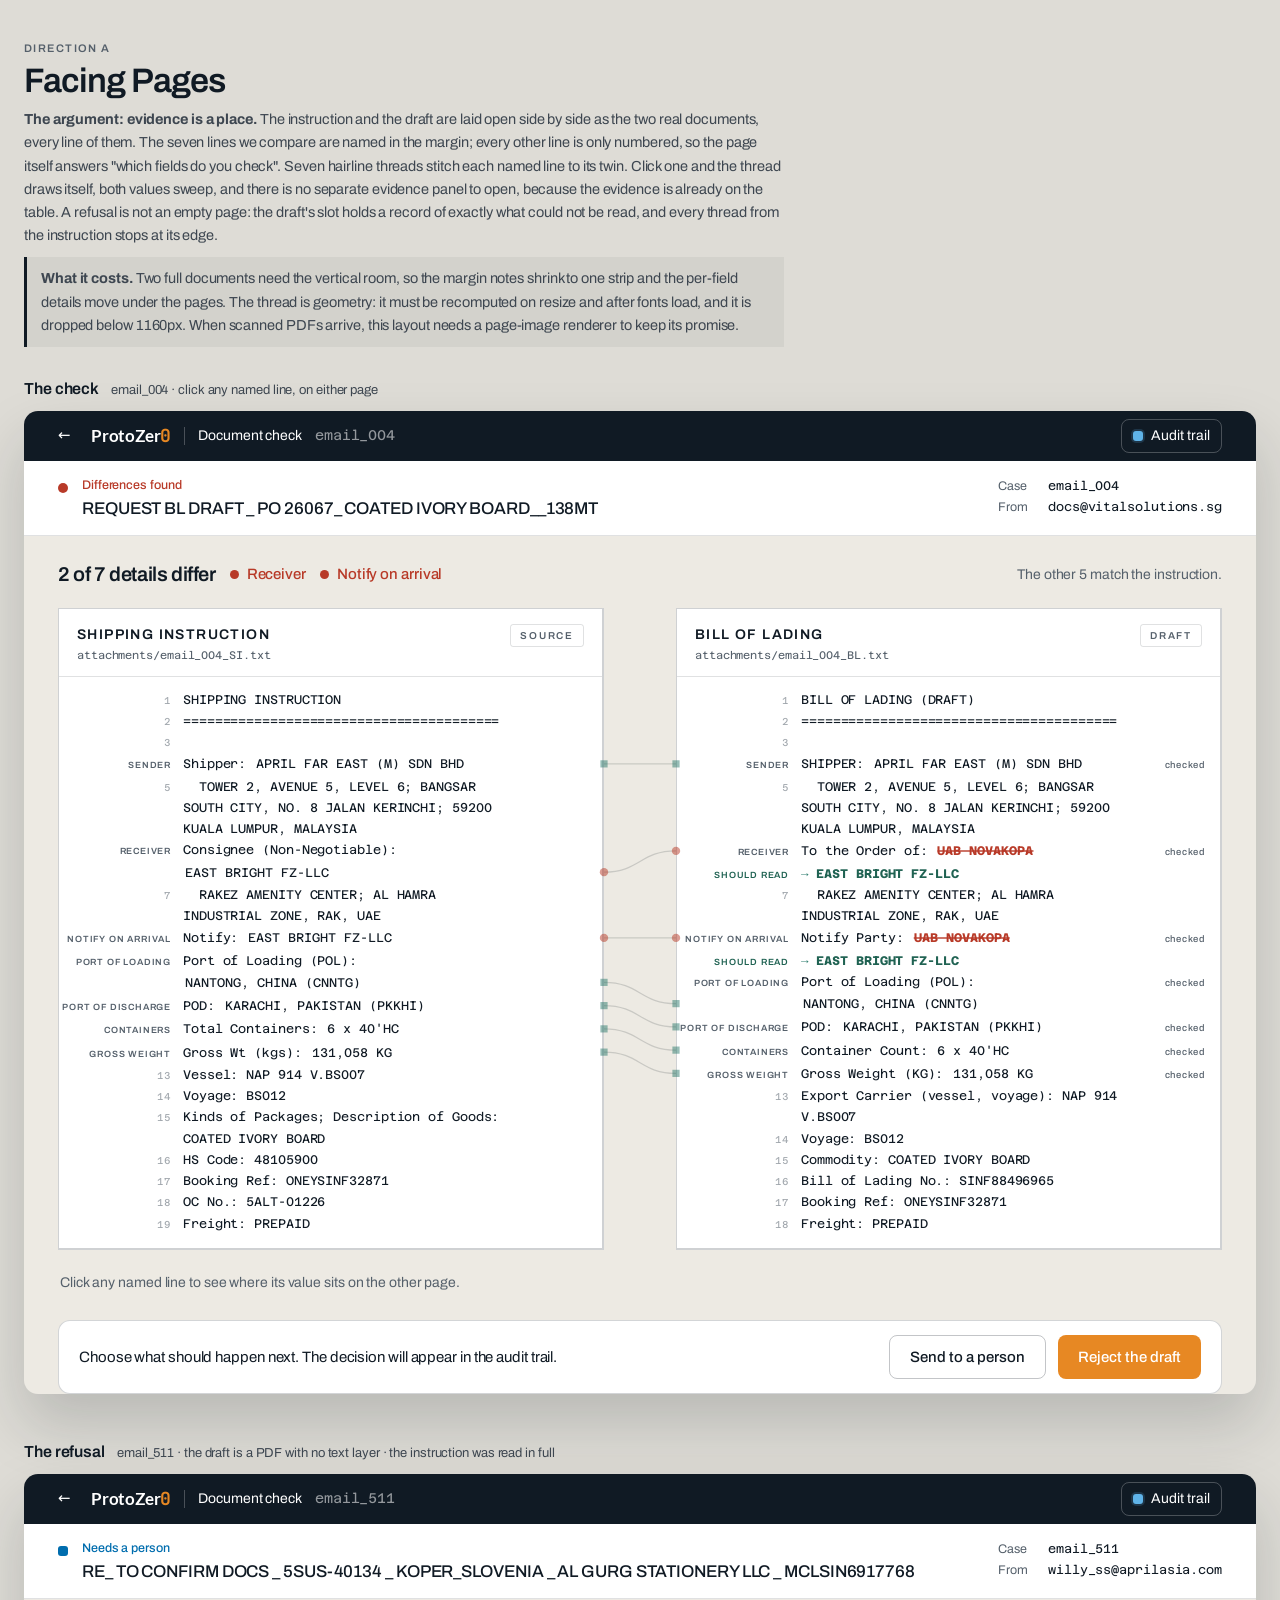
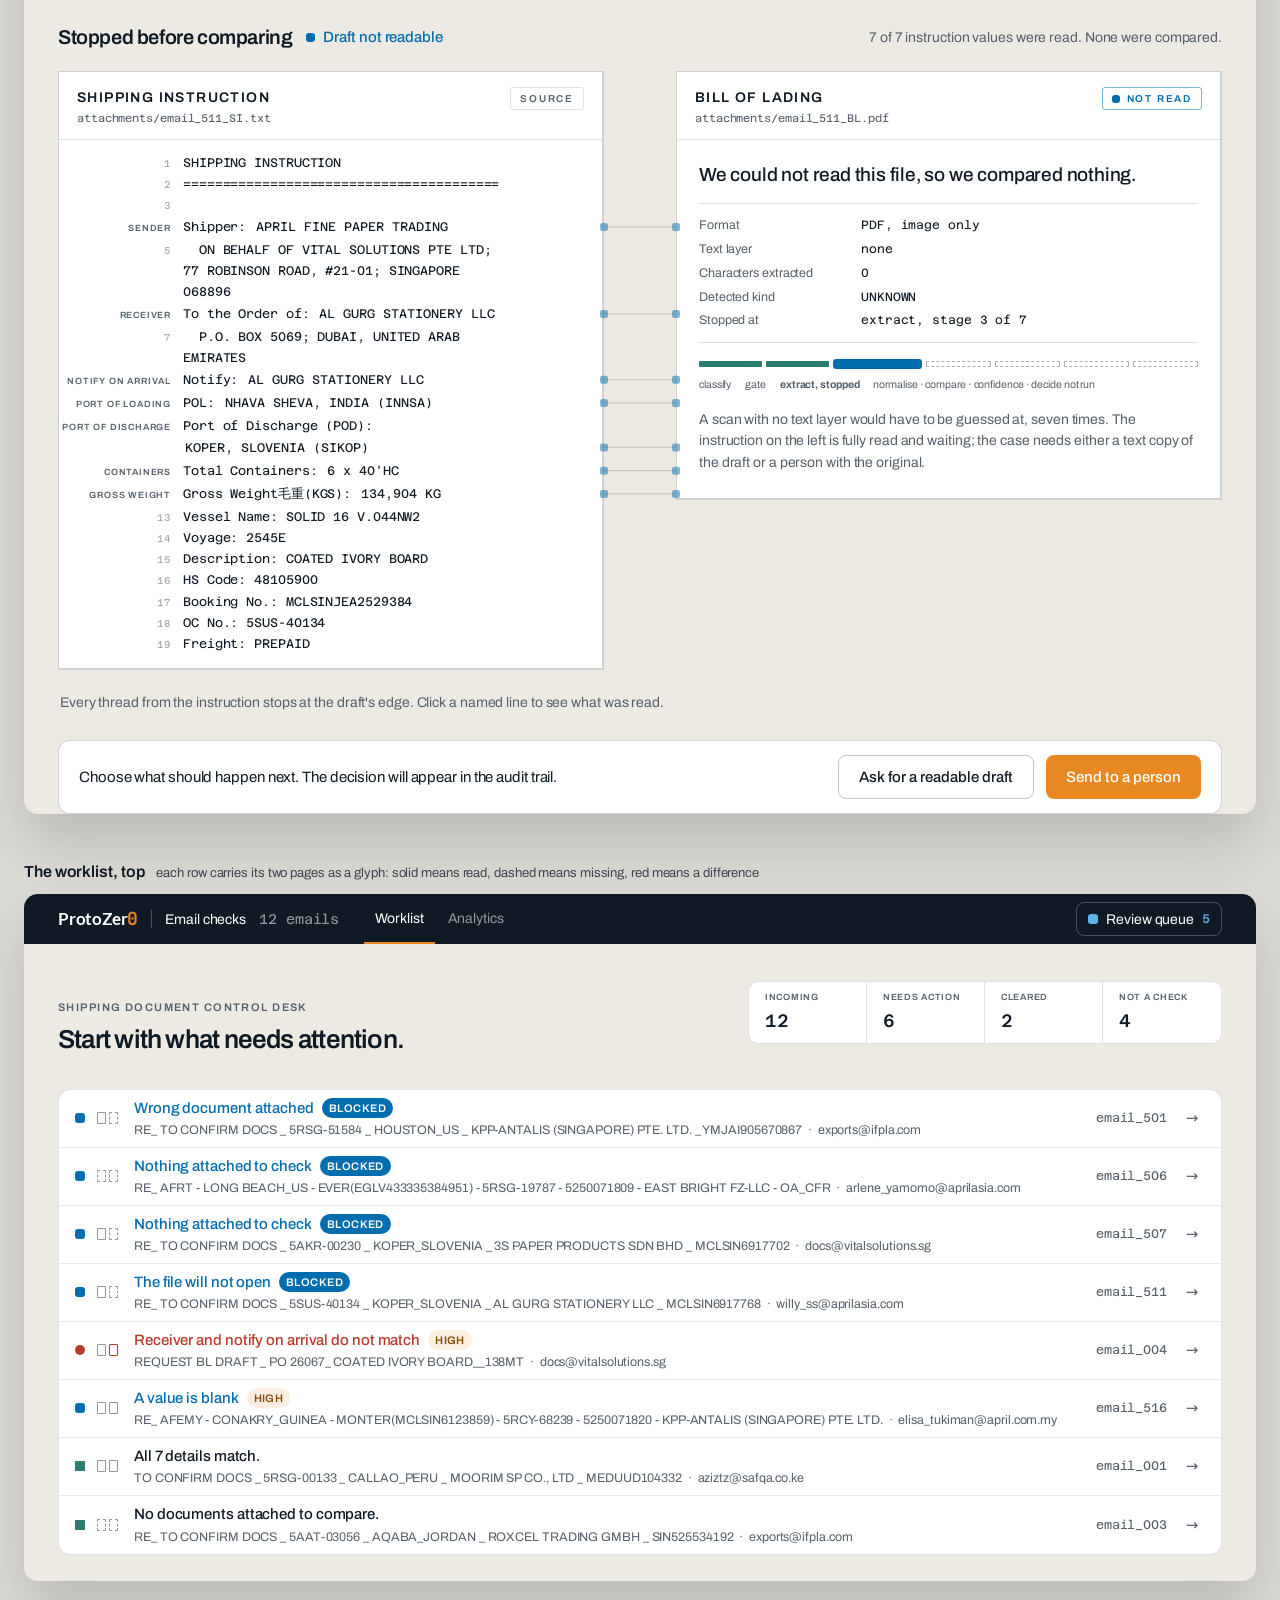
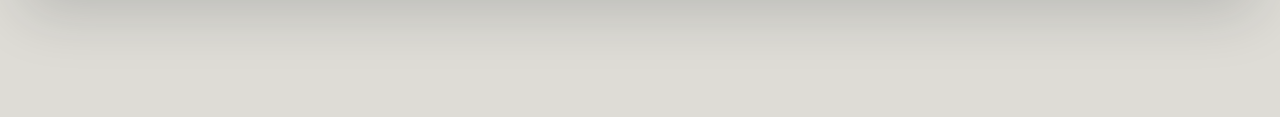
<file: web/mockups/direction-a-facing-pages.html>
<!doctype html>
<html lang="en">
<head>
<meta charset="utf-8">
<meta name="viewport" content="width=device-width, initial-scale=1">
<title>Direction A · Facing Pages</title>
<link rel="preconnect" href="https://fonts.googleapis.com">
<link rel="preconnect" href="https://fonts.gstatic.com" crossorigin>
<link rel="stylesheet" href="https://fonts.googleapis.com/css2?family=Archivo:wght@400;500;600;700&family=Azeret+Mono:wght@400;500;600;700&family=JetBrains+Mono:wght@700&family=Lato:wght@700&display=swap">
<!-- Tokens and shell components come from the product stylesheet. Everything in
     the <style> block below is this direction's proposal, plus mockup scaffolding. -->
<link rel="stylesheet" href="../src/index.css">
<style>
  body{ background: #DEDCD6 }
  .page{ max-width: 1360px; margin: 0 auto; padding: 40px 24px 90px }
  .lede{ max-width: 760px; margin: 0 0 30px }
  .lede h1{ margin: 6px 0 10px; font-size: 34px; font-weight: 600; letter-spacing: -.03em; line-height: 1.05 }
  .lede p{ margin: 0 0 10px; color: #3D4650; font-size: 14.5px; line-height: 1.6 }
  .lede .cost{ padding: 10px 14px; border-left: 3px solid var(--ink); background: rgba(16,26,36,.05) }
  .screen{ margin: 0 0 46px }
  .cap{ display: flex; align-items: baseline; gap: 12px; margin: 0 0 10px }
  .cap b{ font-size: 16px; font-weight: 600 }
  .cap span{ font-size: 13px; color: #3D4650 }
  .frame{ width: 1280px; max-width: 100%; background: var(--paper); border-radius: 14px;
          overflow: hidden; box-shadow: 0 30px 60px rgba(16,26,36,.18); display: flex; flex-direction: column }

  /* ---------- the facing pages ---------- */
  .fp-main{ padding: 18px var(--case-gutter) 0 }
  .fp-strip{ display: flex; align-items: center; gap: 14px; min-height: 40px; margin-bottom: 14px }
  .fp-strip h2{ margin: 0; font-size: 20px; font-weight: 600; letter-spacing: -.02em }
  .fp-strip__names{ display: inline-flex; align-items: center; gap: 8px; color: var(--wrong); font-weight: 500 }
  .fp-strip__names .mk{ width: 9px; height: 9px }
  .fp-strip__rest{ margin-left: auto; color: var(--muted); font-size: var(--fs-small) }

  .fp-stage{ position: relative; display: grid; grid-template-columns: minmax(0, 1fr) 72px minmax(0, 1fr);
             align-items: start }
  .fp-wires{ position: absolute; inset: 0; pointer-events: none; z-index: 3; overflow: visible }
  .fp-wires path{ fill: none; stroke: var(--ink); stroke-width: 1.25; opacity: .16;
                  transition: opacity 160ms ease }
  .fp-wires path.on{ opacity: .9; stroke-width: 1.75; stroke-dasharray: 1; stroke-dashoffset: 1;
                     transition: stroke-dashoffset 220ms cubic-bezier(.2,0,0,1), opacity 160ms ease }
  .fp-wires path.on.drawn{ stroke-dashoffset: 0 }
  .fp-wires .end{ opacity: .5; transition: opacity 160ms ease }
  .fp-wires .end.on{ opacity: 1 }
  .fp-wires .end--wrong{ fill: var(--wrong) }
  .fp-wires .end--match{ fill: var(--clearmark) }
  .fp-wires .end--review{ fill: var(--blue) }
  .fp-gutter{ position: relative; min-height: 100% }

  .fp-sheet{ position: relative; z-index: 1; background: var(--sheet);
             border: 1px solid rgba(16,26,36,.20); border-bottom-width: 2px; border-right-width: 2px }
  .fp-sheet__head{ display: flex; align-items: flex-start; gap: 14px; padding: 15px 18px 11px;
                   border-bottom: 1px solid var(--rule) }
  .fp-sheet__title{ margin: 0 0 3px; font-size: 14px; font-weight: 600; letter-spacing: .10em }
  .fp-sheet__file{ font-family: var(--mono); font-size: 11px; color: var(--muted) }
  .fp-sheet__stamp{ margin-left: auto; font-size: 10px; font-weight: 600; letter-spacing: .18em;
                    color: var(--muted); border: 1px solid var(--rule); border-radius: 3px; padding: 3px 9px }
  .fp-sheet__stamp--review{ display: inline-flex; align-items: center; gap: 7px;
                            color: var(--blue); border-color: rgba(0,109,174,.5) }
  .fp-sheet__stamp--review .mk{ width: 8px; height: 8px }

  .fp-lines{ margin: 0; padding: 12px 0 14px; list-style: none;
             font-family: var(--mono); font-size: 12.5px; line-height: 1.7; color: var(--ink) }
  .fp-line{ display: grid; grid-template-columns: 124px minmax(0, 1fr) 82px; align-items: baseline; min-height: 21px }
  .fp-line__tag{ padding-right: 12px; text-align: right; font-family: var(--sans); font-size: 9px;
                 font-weight: 600; letter-spacing: .09em; text-transform: uppercase; color: var(--muted);
                 white-space: nowrap }
  .fp-line__num{ padding-right: 12px; text-align: right; font-size: 10px; color: rgba(85,96,107,.55) }
  .fp-line__text{ white-space: pre-wrap; overflow-wrap: anywhere; padding-right: 10px }
  .fp-line__conf{ font-family: var(--sans); font-size: 9.5px; font-weight: 500; letter-spacing: .08em;
                  color: var(--muted); padding-right: 14px; text-align: right; white-space: nowrap }
  .fp-line--fix .fp-line__tag{ color: var(--clear) }
  .fp-line--fix .fp-line__text{ color: var(--clear); font-weight: 700 }
  .fp-line--fix .fp-line__text::before{ content: '\2192  '; font-weight: 400; color: var(--clearmark) }

  /* The hit is the value the pipeline read. The sweep is the reaction. */
  .fp-hit{ display: inline; margin: 0; padding: 1px 2px; border: 0; border-radius: 2px;
           background: none; color: inherit; font: inherit; cursor: pointer; text-align: left;
           background-image: linear-gradient(rgba(16,26,36,.13), rgba(16,26,36,.13));
           background-repeat: no-repeat; background-size: 0% 100%;
           transition: background-size 180ms cubic-bezier(.2,0,0,1), box-shadow 120ms ease }
  .fp-hit:hover{ box-shadow: inset 0 -1px 0 rgba(16,26,36,.45) }
  .fp-hit:focus-visible{ outline: 2px solid var(--blue); outline-offset: 1px }
  .fp-hit[data-on="true"]{ background-size: 100% 100%; box-shadow: inset 0 -2px 0 var(--ink) }
  .fp-hit--wrong{ color: var(--wrong); font-weight: 700 }
  .fp-hit--wrong s{ text-decoration-thickness: 1.5px; text-decoration-color: rgba(184,58,40,.7) }
  @media (prefers-reduced-motion: reduce){
    .fp-hit{ background-size: 100% 100%; background-image: none }
    .fp-hit[data-on="true"]{ background-image: linear-gradient(rgba(16,26,36,.13), rgba(16,26,36,.13)) }
  }

  .fp-detail{ display: block; min-height: 46px; margin: 10px 0 0; padding: 12px 2px 0;
              color: var(--muted); font-size: var(--fs-small); line-height: 1.6 }
  .fp-detail b{ color: var(--ink); font-weight: 500 }
  .fp-detail .src{ font-family: var(--mono); font-size: 12px; color: var(--ink) }

  /* refusal record: a sheet that carries the stop as content, never as blank space */
  .fp-stop{ padding: 22px 22px 24px; display: flex; flex-direction: column; gap: 16px }
  .fp-stop__say{ margin: 0; font-size: 19px; font-weight: 500; line-height: 1.35; letter-spacing: -.01em }
  .fp-stop__facts{ margin: 0; display: grid; grid-template-columns: 150px 1fr; row-gap: 5px; column-gap: 12px;
                   padding: 12px 0; border-top: 1px solid var(--rule); border-bottom: 1px solid var(--rule) }
  .fp-stop__facts dt{ color: var(--muted); font-size: var(--fs-meta) }
  .fp-stop__facts dd{ margin: 0; font-family: var(--mono); font-size: 12px }
  .fp-stop__why{ margin: 0; color: var(--muted); font-size: var(--fs-small); line-height: 1.55 }
  .fp-stop__stage{ display: flex; gap: 4px; align-items: center }
  .fp-stop__stage span{ flex: 1; height: 6px; background: var(--clearmark); border-radius: 1px }
  .fp-stop__stage span.stop{ background: var(--blue); border-radius: 3px; height: 10px; flex: 1.4 }
  .fp-stop__stage span.notrun{ background: transparent; border: 1px dashed rgba(16,26,36,.35) }
  .fp-stop__legend{ display: flex; gap: 14px; margin: -8px 0 0; padding: 0; list-style: none;
                    color: var(--muted); font-size: 10.5px }

  /* worklist, this direction */
  .fp-work{ padding: 22px var(--case-gutter) 26px; display: flex; flex-direction: column; gap: 14px }
  .fp-workhead{ display: flex; align-items: flex-end; gap: 22px }
  .fp-workhead h1{ margin: 4px 0 0; font-size: 26px; font-weight: 600; letter-spacing: -.03em }
  .fp-pulse{ margin-left: auto; display: flex; gap: 0; border: 1px solid var(--rule); border-radius: 10px;
             overflow: hidden; background: var(--sheet) }
  .fp-pulse > div{ padding: 9px 16px; border-right: 1px solid var(--rule); min-width: 118px }
  .fp-pulse > div:last-child{ border-right: 0 }
  .fp-pulse dt{ color: var(--muted); font-size: 9px; font-weight: 600; letter-spacing: .08em; text-transform: uppercase }
  .fp-pulse dd{ margin: 2px 0 0; font-family: var(--mono); font-size: 18px; font-weight: 500 }
  .fp-rows .wrow{ animation: fp-in 150ms ease both }
  @keyframes fp-in{ from{ opacity: 0 } to{ opacity: 1 } }
  .wrow__pair{ display: inline-flex; gap: 3px; flex: none; margin-right: 4px }
  .wrow__pair i{ width: 9px; height: 12px; border: 1px solid rgba(16,26,36,.45); border-radius: 1px; background: var(--sheet) }
  .wrow__pair i.off{ border-style: dashed; background: transparent }
  .wrow__pair i.miss{ border-color: var(--wrong) }
</style>
</head>
<body>
<div class="page">

  <div class="lede">
    <span class="eyebrow">Direction A</span>
    <h1>Facing Pages</h1>
    <p><b>The argument: evidence is a place.</b> The instruction and the draft are laid open side by side as the
       two real documents, every line of them. The seven lines we compare are named in the margin; every other line
       is only numbered, so the page itself answers "which fields do you check". Seven hairline threads stitch each
       named line to its twin. Click one and the thread draws itself, both values sweep, and there is no separate
       evidence panel to open, because the evidence is already on the table. A refusal is not an empty page: the
       draft's slot holds a record of exactly what could not be read, and every thread from the instruction stops at
       its edge.</p>
    <p class="cost"><b>What it costs.</b> Two full documents need the vertical room, so the margin notes shrink to one
       strip and the per-field details move under the pages. The thread is geometry: it must be recomputed on resize
       and after fonts load, and it is dropped below 1160px. When scanned PDFs arrive, this layout needs a page-image
       renderer to keep its promise.</p>
  </div>

  <!-- ============ THE CHECK ============ -->
  <div class="screen">
    <div class="cap"><b>The check</b><span>email_004 · click any named line, on either page</span></div>
    <div class="frame">
      <header class="thin"><div class="thin__inner">
        <a class="thin__back" href="#" aria-label="Back to the worklist">&#8592;</a>
        <a class="thin__home" href="#"><span class="thin__mark">ProtoZer<span class="z">0</span></span></a>
        <span class="thin__divider"></span><span class="thin__section">Document check</span>
        <span class="thin__meta">email_004</span>
        <span class="thin__actions"><button class="thin__audit" type="button"><span class="thin__auditmark"></span>Audit trail</button></span>
      </div></header>
      <section class="casebanner">
        <span class="mk mk--wrong"></span>
        <div><span class="casebanner__status casebanner__status--wrong">Differences found</span>
          <h1>REQUEST BL DRAFT _ PO 26067_ COATED IVORY BOARD__138MT</h1></div>
        <dl class="casebanner__meta"><div><dt>Case</dt><dd>email_004</dd></div><div><dt>From</dt><dd>docs@vitalsolutions.sg</dd></div></dl>
      </section>

      <div class="fp-main">
        <div class="fp-strip">
          <h2>2 of 7 details differ</h2>
          <span class="fp-strip__names"><span class="mk mk--wrong"></span>Receiver</span>
          <span class="fp-strip__names"><span class="mk mk--wrong"></span>Notify on arrival</span>
          <span class="fp-strip__rest">The other 5 match the instruction.</span>
        </div>
        <div class="fp-stage" id="stage-a">
          <svg class="fp-wires" id="wires-a"></svg>
          <div class="fp-sheet" id="si-a"></div>
          <div class="fp-gutter"></div>
          <div class="fp-sheet" id="bl-a"></div>
        </div>
        <div class="fp-detail" id="detail-a">Click any named line to see where its value sits on the other page.</div>
      </div>

      <div class="fbar" style="margin-top:14px">
        <span class="fbar__prompt">Choose what should happen next. The decision will appear in the audit trail.</span>
        <span class="grow"></span>
        <button class="btn btn--ghost" type="button">Send to a person</button>
        <button class="btn" type="button">Reject the draft</button>
      </div>
    </div>
  </div>

  <!-- ============ THE REFUSAL ============ -->
  <div class="screen">
    <div class="cap"><b>The refusal</b><span>email_511 · the draft is a PDF with no text layer · the instruction was read in full</span></div>
    <div class="frame">
      <header class="thin"><div class="thin__inner">
        <a class="thin__back" href="#" aria-label="Back to the worklist">&#8592;</a>
        <a class="thin__home" href="#"><span class="thin__mark">ProtoZer<span class="z">0</span></span></a>
        <span class="thin__divider"></span><span class="thin__section">Document check</span>
        <span class="thin__meta">email_511</span>
        <span class="thin__actions"><button class="thin__audit" type="button"><span class="thin__auditmark"></span>Audit trail</button></span>
      </div></header>
      <section class="casebanner">
        <span class="mk mk--review"></span>
        <div><span class="casebanner__status casebanner__status--review">Needs a person</span>
          <h1>RE_ TO CONFIRM DOCS _ 5SUS-40134 _ KOPER_SLOVENIA _ AL GURG STATIONERY LLC _ MCLSIN6917768</h1></div>
        <dl class="casebanner__meta"><div><dt>Case</dt><dd>email_511</dd></div><div><dt>From</dt><dd>willy_ss@aprilasia.com</dd></div></dl>
      </section>

      <div class="fp-main">
        <div class="fp-strip">
          <h2>Stopped before comparing</h2>
          <span class="fp-strip__names" style="color:var(--blue)"><span class="mk mk--review"></span>Draft not readable</span>
          <span class="fp-strip__rest">7 of 7 instruction values were read. None were compared.</span>
        </div>
        <div class="fp-stage" id="stage-r">
          <svg class="fp-wires" id="wires-r"></svg>
          <div class="fp-sheet" id="si-r"></div>
          <div class="fp-gutter"></div>
          <div class="fp-sheet" id="bl-r">
            <div class="fp-sheet__head">
              <div><h4 class="fp-sheet__title">BILL OF LADING</h4><div class="fp-sheet__file">attachments/email_511_BL.pdf</div></div>
              <span class="fp-sheet__stamp fp-sheet__stamp--review"><span class="mk mk--review"></span>NOT READ</span>
            </div>
            <div class="fp-stop">
              <p class="fp-stop__say">We could not read this file, so we compared nothing.</p>
              <dl class="fp-stop__facts">
                <dt>Format</dt><dd>PDF, image only</dd>
                <dt>Text layer</dt><dd>none</dd>
                <dt>Characters extracted</dt><dd>0</dd>
                <dt>Detected kind</dt><dd>UNKNOWN</dd>
                <dt>Stopped at</dt><dd>extract, stage 3 of 7</dd>
              </dl>
              <div class="fp-stop__stage" aria-label="Pipeline: classify done, gate done, extract stopped, four stages not run">
                <span></span><span></span><span class="stop"></span><span class="notrun"></span><span class="notrun"></span><span class="notrun"></span><span class="notrun"></span>
              </div>
              <ul class="fp-stop__legend"><li>classify</li><li>gate</li><li><b>extract, stopped</b></li><li>normalise · compare · confidence · decide not run</li></ul>
              <p class="fp-stop__why">A scan with no text layer would have to be guessed at, seven times. The instruction on the left is
                 fully read and waiting; the case needs either a text copy of the draft or a person with the original.</p>
            </div>
          </div>
        </div>
        <div class="fp-detail" id="detail-r">Every thread from the instruction stops at the draft's edge. Click a named line to see what was read.</div>
      </div>

      <div class="fbar" style="margin-top:14px">
        <span class="fbar__prompt">Choose what should happen next. The decision will appear in the audit trail.</span>
        <span class="grow"></span>
        <button class="btn btn--ghost" type="button">Ask for a readable draft</button>
        <button class="btn" type="button">Send to a person</button>
      </div>
    </div>
  </div>

  <!-- ============ THE WORKLIST ============ -->
  <div class="screen">
    <div class="cap"><b>The worklist, top</b><span>each row carries its two pages as a glyph: solid means read, dashed means missing, red means a difference</span></div>
    <div class="frame">
      <header class="thin"><div class="thin__inner">
        <a class="thin__home" href="#"><span class="thin__mark">ProtoZer<span class="z">0</span></span></a>
        <span class="thin__divider"></span><span class="thin__section">Email checks</span>
        <span class="thin__meta">12 emails</span>
        <nav class="thin__nav"><a href="#" aria-current="page">Worklist</a><a href="#">Analytics</a></nav>
        <span class="thin__actions"><a class="thin__queue" href="#"><span class="mk mk--review"></span>Review queue <b>5</b></a></span>
      </div></header>
      <div class="fp-work">
        <div class="fp-workhead">
          <div><span class="eyebrow">Shipping document control desk</span><h1>Start with what needs attention.</h1></div>
          <dl class="fp-pulse">
            <div><dt>Incoming</dt><dd>12</dd></div>
            <div><dt>Needs action</dt><dd>6</dd></div>
            <div><dt>Cleared</dt><dd>2</dd></div>
            <div><dt>Not a check</dt><dd>4</dd></div>
          </dl>
        </div>
        <div class="wtable fp-rows" id="rows-a"></div>
      </div>
    </div>
  </div>

</div>

<script>
const esc = s => String(s).replace(/&/g,'&amp;').replace(/</g,'&lt;').replace(/>/g,'&gt;')

const SI4 = `SHIPPING INSTRUCTION
========================================

Shipper: APRIL FAR EAST (M) SDN BHD
  TOWER 2, AVENUE 5, LEVEL 6; BANGSAR SOUTH CITY, NO. 8 JALAN KERINCHI; 59200 KUALA LUMPUR, MALAYSIA
Consignee (Non-Negotiable): EAST BRIGHT FZ-LLC
  RAKEZ AMENITY CENTER; AL HAMRA INDUSTRIAL ZONE, RAK, UAE
Notify: EAST BRIGHT FZ-LLC
Port of Loading (POL): NANTONG, CHINA (CNNTG)
POD: KARACHI, PAKISTAN (PKKHI)
Total Containers: 6 x 40'HC
Gross Wt (kgs): 131,058 KG
Vessel: NAP 914 V.BS007
Voyage: BS012
Kinds of Packages; Description of Goods: COATED IVORY BOARD
HS Code: 48105900
Booking Ref: ONEYSINF32871
OC No.: 5ALT-01226
Freight: PREPAID`

const BL4 = `BILL OF LADING (DRAFT)
========================================

SHIPPER: APRIL FAR EAST (M) SDN BHD
  TOWER 2, AVENUE 5, LEVEL 6; BANGSAR SOUTH CITY, NO. 8 JALAN KERINCHI; 59200 KUALA LUMPUR, MALAYSIA
To the Order of: UAB NOVAKOPA
  RAKEZ AMENITY CENTER; AL HAMRA INDUSTRIAL ZONE, RAK, UAE
Notify Party: UAB NOVAKOPA
Port of Loading (POL): NANTONG, CHINA (CNNTG)
POD: KARACHI, PAKISTAN (PKKHI)
Container Count: 6 x 40'HC
Gross Weight (KG): 131,058 KG
Export Carrier (vessel, voyage): NAP 914 V.BS007
Voyage: BS012
Commodity: COATED IVORY BOARD
Bill of Lading No.: SINF88496965
Booking Ref: ONEYSINF32871
Freight: PREPAID`

const SI511 = `SHIPPING INSTRUCTION
========================================

Shipper: APRIL FINE PAPER TRADING
  ON BEHALF OF VITAL SOLUTIONS PTE LTD; 77 ROBINSON ROAD, #21-01; SINGAPORE 068896
To the Order of: AL GURG STATIONERY LLC
  P.O. BOX 5069; DUBAI, UNITED ARAB EMIRATES
Notify: AL GURG STATIONERY LLC
POL: NHAVA SHEVA, INDIA (INNSA)
Port of Discharge (POD): KOPER, SLOVENIA (SIKOP)
Total Containers: 6 x 40'HC
Gross Weight毛重(KGS): 134,904 KG
Vessel Name: SOLID 16 V.044NW2
Voyage: 2545E
Description: COATED IVORY BOARD
HS Code: 48105900
Booking No.: MCLSINJEA2529384
OC No.: 5SUS-40134
Freight: PREPAID`

// Values, lines and labels copied from web/mocks/cases/email_004.json and email_511.json.
const HITS4 = [
  { f:'shipper', name:'Sender', verdict:'match', conf:'checked',
    si:{ line:3, v:'APRIL FAR EAST (M) SDN BHD', label:'Shipper' }, bl:{ line:3, v:'APRIL FAR EAST (M) SDN BHD', label:'SHIPPER' } },
  { f:'consignee', name:'Receiver', verdict:'wrong', conf:'checked',
    si:{ line:5, v:'EAST BRIGHT FZ-LLC', label:'Consignee (Non-Negotiable)' }, bl:{ line:5, v:'UAB NOVAKOPA', label:'To the Order of' } },
  { f:'notify_party', name:'Notify on arrival', verdict:'wrong', conf:'checked',
    si:{ line:7, v:'EAST BRIGHT FZ-LLC', label:'Notify' }, bl:{ line:7, v:'UAB NOVAKOPA', label:'Notify Party' } },
  { f:'port_of_loading', name:'Port of loading', verdict:'match', conf:'checked',
    si:{ line:8, v:'NANTONG, CHINA (CNNTG)', label:'Port of Loading (POL)' }, bl:{ line:8, v:'NANTONG, CHINA (CNNTG)', label:'Port of Loading (POL)' } },
  { f:'port_of_discharge', name:'Port of discharge', verdict:'match', conf:'checked',
    si:{ line:9, v:'KARACHI, PAKISTAN (PKKHI)', label:'POD' }, bl:{ line:9, v:'KARACHI, PAKISTAN (PKKHI)', label:'POD' } },
  { f:'container_count', name:'Containers', verdict:'match', conf:'checked',
    si:{ line:10, v:"6 x 40'HC", label:'Total Containers' }, bl:{ line:10, v:"6 x 40'HC", label:'Container Count' } },
  { f:'gross_weight_kg', name:'Gross weight', verdict:'match', conf:'checked',
    si:{ line:11, v:'131,058 KG', label:'Gross Wt (kgs)' }, bl:{ line:11, v:'131,058 KG', label:'Gross Weight (KG)' } },
]

const HITS511 = [
  { f:'shipper', name:'Sender', verdict:'review', si:{ line:3, v:'APRIL FINE PAPER TRADING', label:'Shipper' } },
  { f:'consignee', name:'Receiver', verdict:'review', si:{ line:5, v:'AL GURG STATIONERY LLC', label:'To the Order of' } },
  { f:'notify_party', name:'Notify on arrival', verdict:'review', si:{ line:7, v:'AL GURG STATIONERY LLC', label:'Notify' } },
  { f:'port_of_loading', name:'Port of loading', verdict:'review', si:{ line:8, v:'NHAVA SHEVA, INDIA (INNSA)', label:'POL' } },
  { f:'port_of_discharge', name:'Port of discharge', verdict:'review', si:{ line:9, v:'KOPER, SLOVENIA (SIKOP)', label:'Port of Discharge (POD)' } },
  { f:'container_count', name:'Containers', verdict:'review', si:{ line:10, v:"6 x 40'HC", label:'Total Containers' } },
  { f:'gross_weight_kg', name:'Gross weight', verdict:'review', si:{ line:11, v:'134,904 KG', label:'Gross Weight毛重(KGS)' } },
]

function renderSheet(el, { title, file, stamp, text, hits, side, showConf }) {
  const lines = text.split('\n')
  const bySide = {}
  for (const h of hits) if (h[side]) bySide[h[side].line] = h
  let out = `<div class="fp-sheet__head"><div><h4 class="fp-sheet__title">${esc(title)}</h4>`
          + `<div class="fp-sheet__file">${esc(file)}</div></div><span class="fp-sheet__stamp">${esc(stamp)}</span></div>`
  out += '<ol class="fp-lines">'
  lines.forEach((line, i) => {
    const h = bySide[i]
    if (!h) {
      out += `<li class="fp-line"><span class="fp-line__num">${i + 1}</span><span class="fp-line__text">${esc(line) || ' '}</span><span></span></li>`
      return
    }
    const v = h[side].v
    const at = line.indexOf(v)
    const wrong = h.verdict === 'wrong' && side === 'bl'
    const inner = wrong ? `<s>${esc(v)}</s>` : esc(v)
    const btn = `<button class="fp-hit${wrong ? ' fp-hit--wrong' : ''}" type="button" data-f="${h.f}" data-side="${side}" aria-pressed="false">${inner}</button>`
    const conf = showConf && h.conf ? esc(h.conf) : ''
    out += `<li class="fp-line fp-line--hit"><span class="fp-line__tag">${esc(h.name)}</span>`
         + `<span class="fp-line__text">${esc(line.slice(0, at))}${btn}${esc(line.slice(at + v.length))}</span>`
         + `<span class="fp-line__conf">${conf}</span></li>`
    if (wrong) {
      out += `<li class="fp-line fp-line--fix"><span class="fp-line__tag">should read</span>`
           + `<span class="fp-line__text">${esc(h.si.v)}</span><span></span></li>`
    }
  })
  out += '</ol>'
  el.innerHTML = out
}

function wire(stage, svg, hits, selected, stopAtSheet) {
  const box = stage.getBoundingClientRect()
  svg.setAttribute('width', box.width); svg.setAttribute('height', box.height)
  svg.setAttribute('viewBox', `0 0 ${box.width} ${box.height}`)
  let out = ''
  const shape = (x, y, verdict, on) => {
    const cls = `end end--${verdict}${on ? ' on' : ''}`
    if (verdict === 'wrong') return `<circle class="${cls}" cx="${x}" cy="${y}" r="4.2"/>`
    if (verdict === 'review') return `<rect class="${cls}" x="${x - 4}" y="${y - 4}" width="8" height="8" rx="2.2"/>`
    return `<rect class="${cls}" x="${x - 3.6}" y="${y - 3.6}" width="7.2" height="7.2"/>`
  }
  for (const h of hits) {
    const a = stage.querySelector(`.fp-hit[data-f="${h.f}"][data-side="si"]`)
    if (!a) continue
    const ra = a.getBoundingClientRect()
    const siEdge = stage.children[1].getBoundingClientRect().right - box.left
    const blEdge = (stopAtSheet || stage.children[3]).getBoundingClientRect().left - box.left
    const x1 = siEdge, y1 = ra.top - box.top + ra.height / 2
    let x2 = blEdge, y2 = y1
    if (!stopAtSheet) {
      const b = stage.querySelector(`.fp-hit[data-f="${h.f}"][data-side="bl"]`)
      if (!b) continue
      const rb = b.getBoundingClientRect()
      y2 = rb.top - box.top + rb.height / 2
    }
    const on = selected === h.f
    const mx = (x1 + x2) / 2
    out += `<path class="${on ? 'on' : ''}" pathLength="1" d="M${x1},${y1} C${mx},${y1} ${mx},${y2} ${x2},${y2}"/>`
    out += shape(x1, y1, h.verdict, on) + shape(x2, y2, h.verdict, on)
  }
  svg.innerHTML = out
  const p = svg.querySelector('path.on')
  if (p) requestAnimationFrame(() => requestAnimationFrame(() => p.classList.add('drawn')))
}

function explain(h) {
  if (!h) return ''
  if (h.verdict === 'review') return `Read on the instruction as <span class="src">${esc(h.si.label)}</span>, line ${h.si.line + 1}. Nothing on the draft to set it against.`
  const same = h.si.label === h.bl.label
  const names = same
    ? `Both documents call this <span class="src">${esc(h.si.label)}</span>.`
    : `Instruction calls this <span class="src">${esc(h.si.label)}</span>; draft calls it <span class="src">${esc(h.bl.label)}</span>. Read as the same field.`
  const how = h.verdict === 'wrong'
    ? '<b>Different companies.</b> Read by the parser on both sides, so this is a real disagreement, not a reading error.'
    : '<b>Same value on both pages.</b> Read by the parser.'
  return `${names} ${how}`
}

function mount(id, hits, si, bl, stopAtSheet) {
  const stage = document.getElementById('stage-' + id)
  const svg = document.getElementById('wires-' + id)
  const detail = document.getElementById('detail-' + id)
  const idle = detail.innerHTML
  let selected = null
  const redraw = () => wire(stage, svg, hits, selected, stopAtSheet)
  stage.addEventListener('click', e => {
    const btn = e.target.closest('.fp-hit'); if (!btn) return
    selected = selected === btn.dataset.f ? null : btn.dataset.f
    stage.querySelectorAll('.fp-hit').forEach(b => {
      const on = b.dataset.f === selected
      b.dataset.on = on; b.setAttribute('aria-pressed', on)
    })
    detail.innerHTML = selected ? explain(hits.find(h => h.f === selected)) : idle
    redraw()
  })
  redraw()
  window.addEventListener('resize', redraw)
  if (document.fonts) document.fonts.ready.then(redraw)
  setTimeout(redraw, 300)
}

renderSheet(document.getElementById('si-a'), { title:'SHIPPING INSTRUCTION', file:'attachments/email_004_SI.txt', stamp:'SOURCE', text:SI4, hits:HITS4, side:'si' })
renderSheet(document.getElementById('bl-a'), { title:'BILL OF LADING', file:'attachments/email_004_BL.txt', stamp:'DRAFT', text:BL4, hits:HITS4, side:'bl', showConf:true })
mount('a', HITS4)

renderSheet(document.getElementById('si-r'), { title:'SHIPPING INSTRUCTION', file:'attachments/email_511_SI.txt', stamp:'SOURCE', text:SI511, hits:HITS511, side:'si' })
mount('r', HITS511, null, null, document.getElementById('bl-r'))
if (location.hash === '#demo') document.querySelector('#stage-a .fp-hit[data-f="consignee"][data-side="bl"]').click()

// Worklist rows, priority order as the app sorts them (status.js priorityOf).
const ROWS = [
  { id:'email_501', k:'review', p:'Blocked', h:'Wrong document attached', s:'RE_ TO CONFIRM DOCS _ 5RSG-51584 _ HOUSTON_US _ KPP-ANTALIS (SINGAPORE) PTE. LTD. _ YMJAI905670867', from:'exports@ifpla.com', pair:['on','off'] },
  { id:'email_506', k:'review', p:'Blocked', h:'Nothing attached to check', s:'RE_ AFRT - LONG BEACH_US - EVER(EGLV433335384951) - 5RSG-19787 - 5250071809 - EAST BRIGHT FZ-LLC - OA_CFR', from:'arlene_yamomo@aprilasia.com', pair:['off','off'] },
  { id:'email_507', k:'review', p:'Blocked', h:'Nothing attached to check', s:'RE_ TO CONFIRM DOCS _ 5AKR-00230 _ KOPER_SLOVENIA _ 3S PAPER PRODUCTS SDN BHD _ MCLSIN6917702', from:'docs@vitalsolutions.sg', pair:['on','off'] },
  { id:'email_511', k:'review', p:'Blocked', h:'The file will not open', s:'RE_ TO CONFIRM DOCS _ 5SUS-40134 _ KOPER_SLOVENIA _ AL GURG STATIONERY LLC _ MCLSIN6917768', from:'willy_ss@aprilasia.com', pair:['on','off'] },
  { id:'email_004', k:'wrong', p:'High', h:'Receiver and notify on arrival do not match', s:'REQUEST BL DRAFT _ PO 26067_ COATED IVORY BOARD__138MT', from:'docs@vitalsolutions.sg', pair:['on','miss'] },
  { id:'email_516', k:'review', p:'High', h:'A value is blank', s:'RE_ AFEMY - CONAKRY_GUINEA - MONTER(MCLSIN6123859) - 5RCY-68239 - 5250071820 - KPP-ANTALIS (SINGAPORE) PTE. LTD.', from:'elisa_tukiman@april.com.my', pair:['on','on'] },
  { id:'email_001', k:'clear', p:null, h:'All 7 details match.', s:'TO CONFIRM DOCS _ 5RSG-00133 _ CALLAO_PERU _ MOORIM SP CO., LTD _ MEDUUD104332', from:'aziztz@safqa.co.ke', pair:['on','on'] },
  { id:'email_003', k:'clear', p:null, h:'No documents attached to compare.', s:'RE_ TO CONFIRM DOCS _ 5AAT-03056 _ AQABA_JORDAN _ ROXCEL TRADING GMBH _ SIN525534192', from:'exports@ifpla.com', pair:['off','off'] },
]
const PCLS = { Blocked:'urgent', High:'high' }
document.getElementById('rows-a').innerHTML = ROWS.map((r, i) =>
  `<a class="wrow wrow--link" href="#" style="animation-delay:${i * 10}ms">`
  + `<span class="mk mk--${r.k}"></span>`
  + `<span class="wrow__pair" aria-hidden="true"><i class="${r.pair[0]}"></i><i class="${r.pair[1]}"></i></span>`
  + `<span class="wrow__body"><span class="wrow__headline"><span class="wrow__found wrow__found--${r.k}">${esc(r.h)}</span>`
  + (r.p ? `<span class="priority priority--${PCLS[r.p]}">${r.p}</span>` : '') + `</span>`
  + `<span class="wrow__ref trunc">${esc(r.s)} &nbsp;&middot;&nbsp; ${esc(r.from)}</span></span>`
  + `<span class="wrow__id">${r.id}</span><span class="wrow__open">&rarr;</span></a>`).join('')
</script>
</body>
</html>
</file>
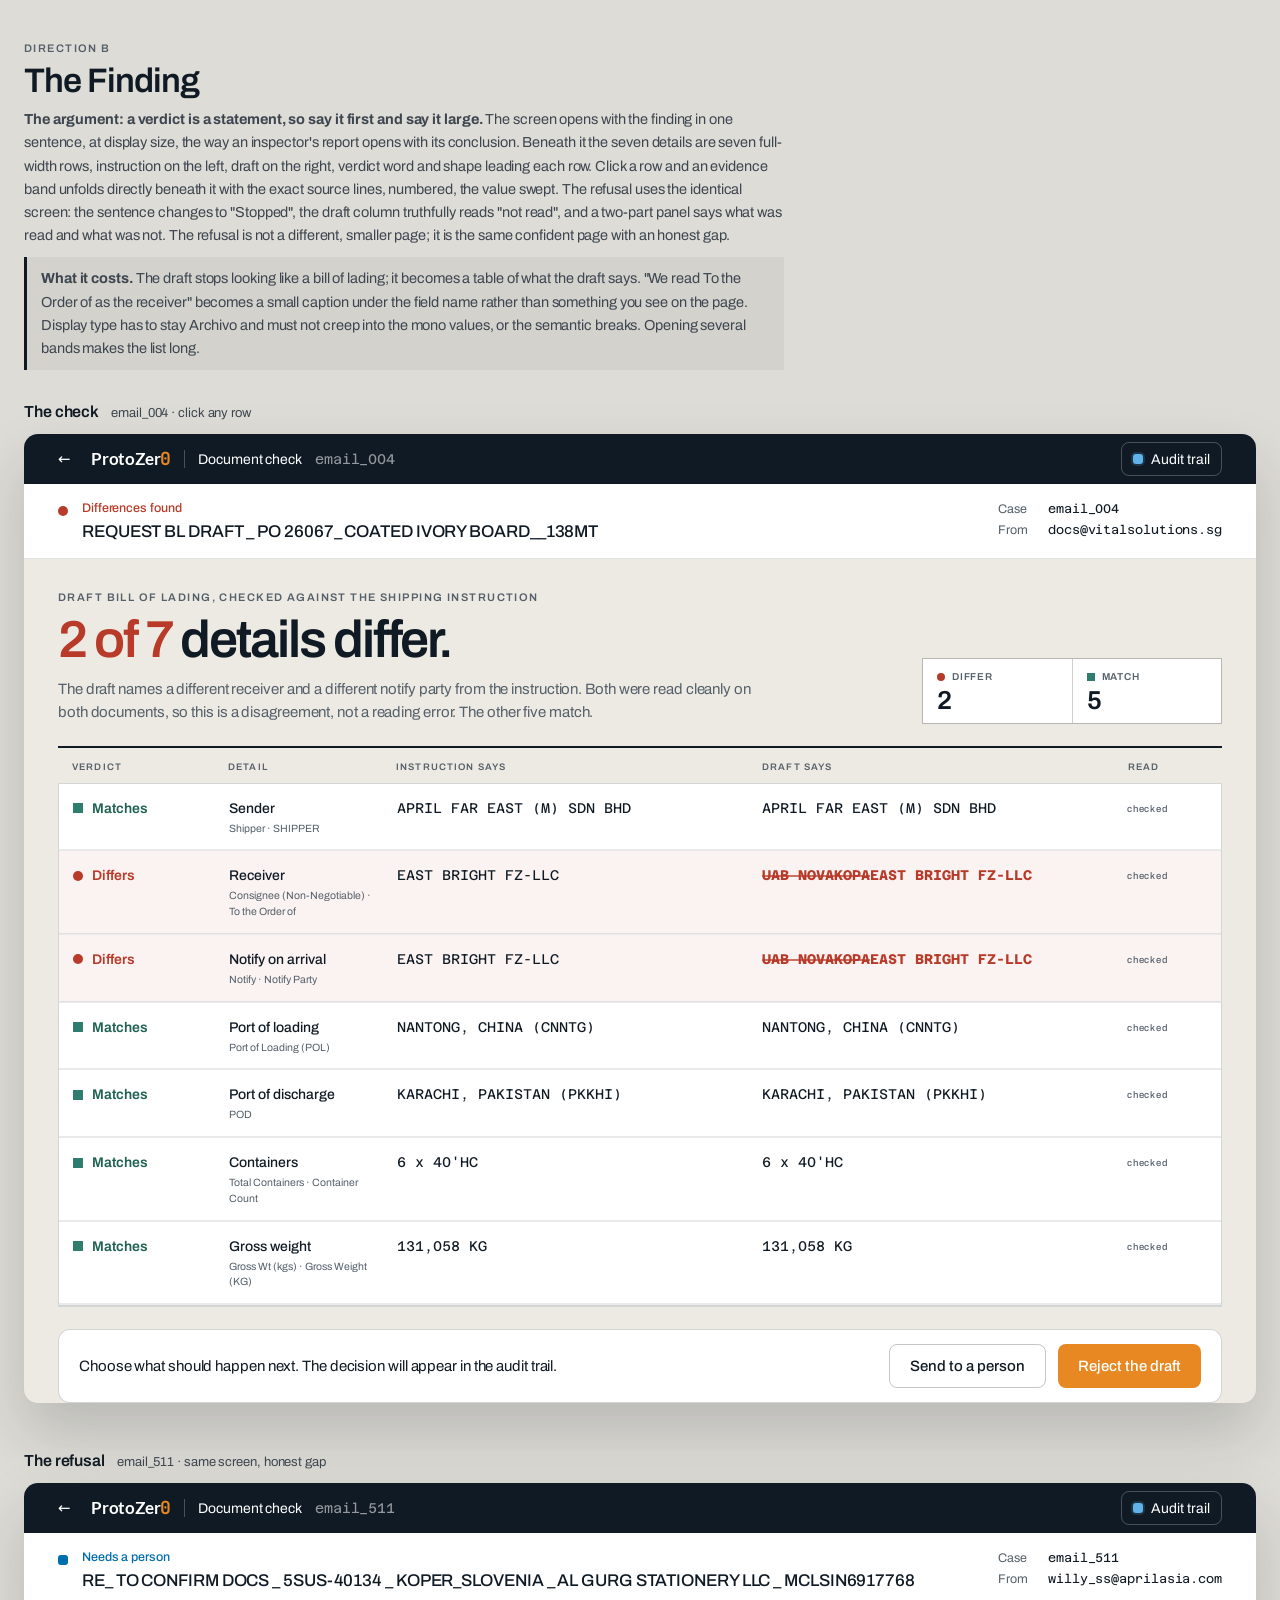
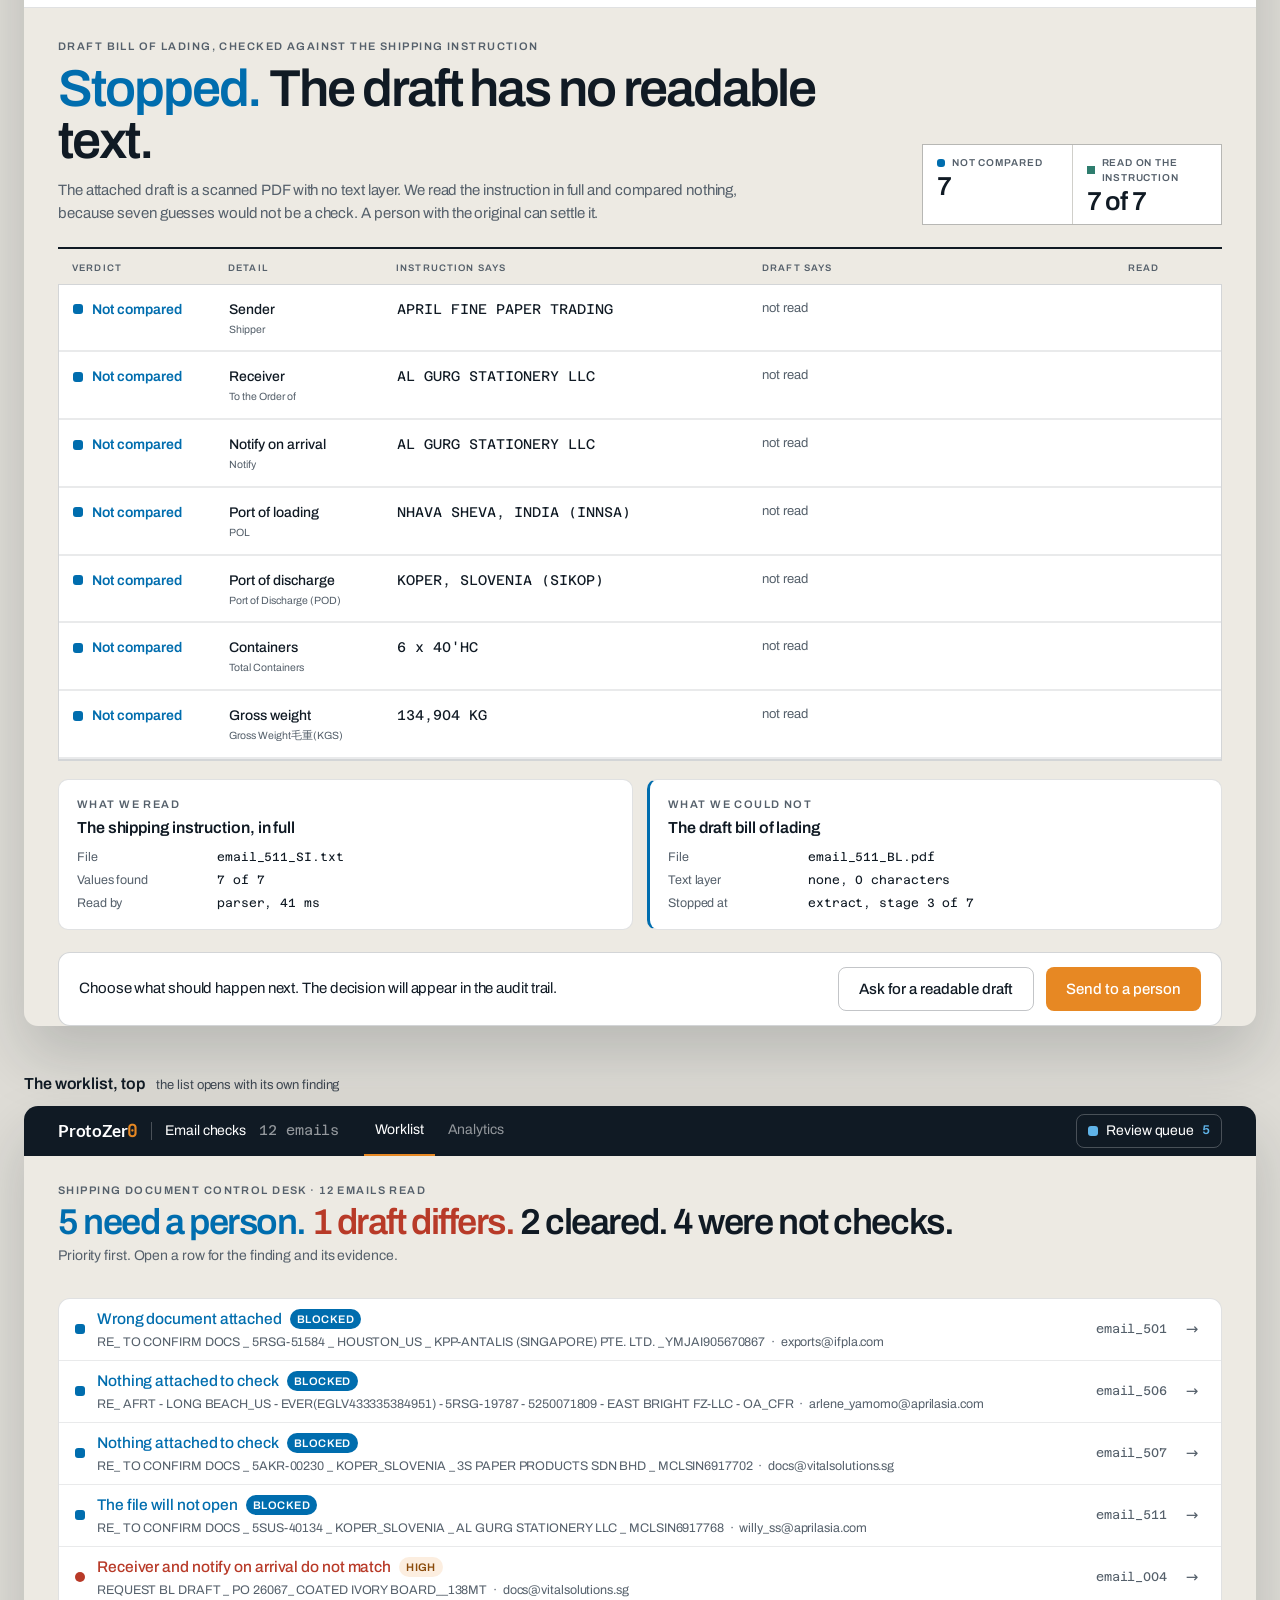
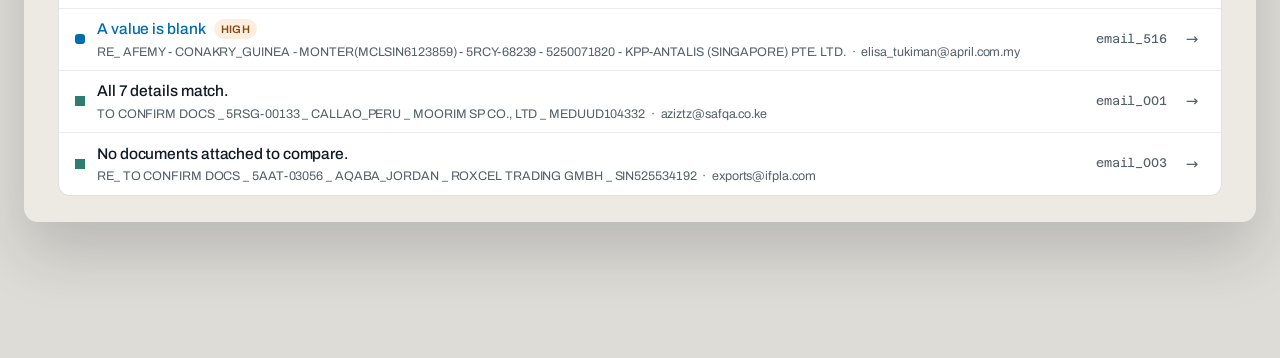
<file: web/mockups/direction-b-the-finding.html>
<!doctype html>
<html lang="en">
<head>
<meta charset="utf-8">
<meta name="viewport" content="width=device-width, initial-scale=1">
<title>Direction B · The Finding</title>
<link rel="preconnect" href="https://fonts.googleapis.com">
<link rel="preconnect" href="https://fonts.gstatic.com" crossorigin>
<link rel="stylesheet" href="https://fonts.googleapis.com/css2?family=Archivo:wght@400;500;600;700&family=Azeret+Mono:wght@400;500;600;700&family=JetBrains+Mono:wght@700&family=Lato:wght@700&display=swap">
<link rel="stylesheet" href="../src/index.css">
<style>
  body{ background: #DEDCD6 }
  .page{ max-width: 1360px; margin: 0 auto; padding: 40px 24px 90px }
  .lede{ max-width: 760px; margin: 0 0 30px }
  .lede h1{ margin: 6px 0 10px; font-size: 34px; font-weight: 600; letter-spacing: -.03em; line-height: 1.05 }
  .lede p{ margin: 0 0 10px; color: #3D4650; font-size: 14.5px; line-height: 1.6 }
  .lede .cost{ padding: 10px 14px; border-left: 3px solid var(--ink); background: rgba(16,26,36,.05) }
  .screen{ margin: 0 0 46px }
  .cap{ display: flex; align-items: baseline; gap: 12px; margin: 0 0 10px }
  .cap b{ font-size: 16px; font-weight: 600 }
  .cap span{ font-size: 13px; color: #3D4650 }
  .frame{ width: 1280px; max-width: 100%; background: var(--paper); border-radius: 14px;
          overflow: hidden; box-shadow: 0 30px 60px rgba(16,26,36,.18); display: flex; flex-direction: column }

  /* ---------- the finding ---------- */
  .fd-main{ padding: 30px var(--case-gutter) 0 }
  .fd-head{ display: grid; grid-template-columns: minmax(0, 1fr) 300px; gap: 40px; align-items: end;
            padding-bottom: 22px; border-bottom: 2px solid var(--ink) }
  .fd-head h1{ margin: 8px 0 12px; font-size: 52px; font-weight: 600; line-height: 1; letter-spacing: -.04em }
  .fd-head h1 .n{ color: var(--wrong) }
  .fd-head h1 .n--review{ color: var(--blue) }
  .fd-head p{ margin: 0; max-width: 700px; color: var(--muted); font-size: 15px; line-height: 1.55 }
  .fd-tally{ margin: 0; display: grid; grid-template-columns: 1fr 1fr; gap: 1px; background: var(--rule);
             border: 1px solid var(--rule) }
  .fd-tally > div{ padding: 10px 14px; background: var(--sheet) }
  .fd-tally dt{ display: flex; align-items: center; gap: 7px; color: var(--muted); font-size: 10px;
                font-weight: 600; letter-spacing: .08em; text-transform: uppercase }
  .fd-tally dt .mk{ width: 8px; height: 8px }
  .fd-tally dd{ margin: 3px 0 0; font-size: 26px; font-weight: 600; letter-spacing: -.03em; line-height: 1 }

  .fd-cols{ display: grid; grid-template-columns: 138px 150px minmax(0, 1fr) minmax(0, 1fr) 80px; gap: 18px;
            padding: 12px 14px 8px; color: var(--muted); font-size: 9.5px; font-weight: 600;
            letter-spacing: .12em; text-transform: uppercase }
  .fd-rows{ margin: 0; padding: 0; list-style: none; background: var(--sheet); border: 1px solid rgba(16,26,36,.18);
            border-bottom-width: 2px }
  .fd-row{ display: grid; grid-template-columns: 138px 150px minmax(0, 1fr) minmax(0, 1fr) 80px; gap: 18px;
           align-items: start; width: 100%; padding: 14px 14px 13px; margin: 0; border: 0;
           border-bottom: 1px solid var(--hair); background: transparent; color: inherit; font: inherit;
           text-align: left; cursor: pointer; transition: background-color 120ms ease }
  .fd-row:hover{ background: rgba(16,26,36,.03) }
  .fd-row:focus-visible{ outline: 2px solid var(--blue); outline-offset: -3px }
  .fd-row[aria-expanded="true"]{ background: rgba(16,26,36,.045) }
  .fd-row--wrong{ background: rgba(184,58,40,.06) }
  .fd-row--wrong:hover, .fd-row--wrong[aria-expanded="true"]{ background: rgba(184,58,40,.10) }
  .fd-verdict{ display: inline-flex; align-items: center; gap: 9px; font-size: 14px; font-weight: 600 }
  .fd-verdict--wrong{ color: var(--wrong) }
  .fd-verdict--match{ color: var(--clear) }
  .fd-verdict--review{ color: var(--blue) }
  .fd-field{ font-size: 14px; font-weight: 500 }
  .fd-field small{ display: block; margin-top: 2px; color: var(--muted); font-size: 10.5px; font-weight: 400 }
  .fd-val{ font-family: var(--mono); font-size: 14px; line-height: 1.45; overflow-wrap: anywhere }
  .fd-val--wrong{ color: var(--wrong); font-weight: 700 }
  .fd-val--wrong s{ text-decoration-thickness: 1.5px; text-decoration-color: rgba(184,58,40,.7) }
  .fd-val .fix{ font-size: 14px }
  .fd-val--absent{ font-family: var(--sans); color: var(--muted); font-size: 13px }
  .fd-conf{ font-size: 9.5px; font-weight: 500; letter-spacing: .08em; color: var(--muted); padding-top: 4px }
  .fd-row--wrong .fd-conf{ color: var(--muted) }

  /* the evidence band: grid rows animate 0fr to 1fr, so height never jumps */
  .fd-band{ display: grid; grid-template-rows: 0fr; transition: grid-template-rows 200ms cubic-bezier(.2,0,0,1);
            border-bottom: 1px solid var(--hair) }
  .fd-band[data-open="true"]{ grid-template-rows: 1fr }
  .fd-band > div{ overflow: hidden; min-height: 0 }
  .fd-band__in{ display: grid; grid-template-columns: 1fr 1fr; gap: 14px; padding: 14px 14px 18px;
                background: #F7F5F0; border-top: 1px solid var(--hair) }
  .fd-src{ background: var(--sheet); border: 1px solid var(--rule); border-radius: 6px; overflow: hidden }
  .fd-src__head{ display: flex; align-items: baseline; gap: 10px; padding: 8px 12px; border-bottom: 1px solid var(--hair);
                 font-size: 10px; font-weight: 600; letter-spacing: .08em; text-transform: uppercase; color: var(--muted) }
  .fd-src__head b{ margin-left: auto; font-family: var(--mono); font-weight: 400; letter-spacing: 0; text-transform: none }
  .fd-src__lines{ margin: 0; padding: 8px 0; list-style: none; font-family: var(--mono); font-size: 12px; line-height: 1.65 }
  .fd-src__lines li{ display: grid; grid-template-columns: 38px 1fr; padding-right: 12px }
  .fd-src__lines li span:first-child{ text-align: right; padding-right: 10px; color: rgba(85,96,107,.55); font-size: 10px }
  .fd-src__lines li span:last-child{ white-space: pre-wrap; overflow-wrap: anywhere }
  .fd-src__lines li.at span:first-child{ color: var(--ink); font-weight: 600 }
  .hit{ padding: 1px 2px; border-radius: 2px; background-color: transparent; color: inherit;
        background-image: linear-gradient(rgba(16,26,36,.13), rgba(16,26,36,.13));
        background-repeat: no-repeat; background-size: 0% 100%; box-shadow: inset 0 -2px 0 var(--ink);
        transition: background-size 180ms cubic-bezier(.2,0,0,1) }
  .fd-band[data-open="true"] .hit{ background-size: 100% 100% }
  @media (prefers-reduced-motion: reduce){ .hit{ background-size: 100% 100% } }
  .fd-band__note{ grid-column: 1 / -1; margin: 0; color: var(--muted); font-size: var(--fs-small) }
  .fd-band__note b{ font-family: var(--mono); font-weight: 500; color: var(--ink) }

  .fd-split{ display: grid; grid-template-columns: 1fr 1fr; gap: 14px; margin-top: 18px }
  .fd-split > section{ padding: 16px 18px; background: var(--sheet); border: 1px solid var(--rule); border-radius: 10px }
  .fd-split h3{ margin: 4px 0 8px; font-size: 16px; font-weight: 600 }
  .fd-split dl{ margin: 0; display: grid; grid-template-columns: 130px 1fr; row-gap: 4px; column-gap: 10px }
  .fd-split dt{ color: var(--muted); font-size: var(--fs-meta) }
  .fd-split dd{ margin: 0; font-family: var(--mono); font-size: 12px }
  .fd-split section:last-child{ border-left: 3px solid var(--blue) }

  /* worklist, this direction: the list leads with its finding too */
  .fd-work{ padding: 26px var(--case-gutter) 26px; display: flex; flex-direction: column; gap: 16px }
  .fd-work h1{ margin: 6px 0 4px; font-size: 36px; font-weight: 600; letter-spacing: -.04em; line-height: 1.02; max-width: 900px }
  .fd-work h1 .n{ color: var(--blue) }
  .fd-work h1 .n--wrong{ color: var(--wrong) }
  .fd-work p{ margin: 0; color: var(--muted); font-size: 14px }
  .fd-list .wrow{ min-height: 62px }
  .fd-list .wrow__found{ font-size: 15.5px }
</style>
</head>
<body>
<div class="page">

  <div class="lede">
    <span class="eyebrow">Direction B</span>
    <h1>The Finding</h1>
    <p><b>The argument: a verdict is a statement, so say it first and say it large.</b> The screen opens with the
       finding in one sentence, at display size, the way an inspector's report opens with its conclusion. Beneath it
       the seven details are seven full-width rows, instruction on the left, draft on the right, verdict word and
       shape leading each row. Click a row and an evidence band unfolds directly beneath it with the exact source
       lines, numbered, the value swept. The refusal uses the identical screen: the sentence changes to "Stopped",
       the draft column truthfully reads "not read", and a two-part panel says what was read and what was not. The
       refusal is not a different, smaller page; it is the same confident page with an honest gap.</p>
    <p class="cost"><b>What it costs.</b> The draft stops looking like a bill of lading; it becomes a table of what
       the draft says. "We read To the Order of as the receiver" becomes a small caption under the field name rather
       than something you see on the page. Display type has to stay Archivo and must not creep into the mono values,
       or the semantic breaks. Opening several bands makes the list long.</p>
  </div>

  <!-- ============ THE CHECK ============ -->
  <div class="screen">
    <div class="cap"><b>The check</b><span>email_004 · click any row</span></div>
    <div class="frame">
      <header class="thin"><div class="thin__inner">
        <a class="thin__back" href="#" aria-label="Back to the worklist">&#8592;</a>
        <a class="thin__home" href="#"><span class="thin__mark">ProtoZer<span class="z">0</span></span></a>
        <span class="thin__divider"></span><span class="thin__section">Document check</span>
        <span class="thin__meta">email_004</span>
        <span class="thin__actions"><button class="thin__audit" type="button"><span class="thin__auditmark"></span>Audit trail</button></span>
      </div></header>
      <section class="casebanner">
        <span class="mk mk--wrong"></span>
        <div><span class="casebanner__status casebanner__status--wrong">Differences found</span>
          <h1>REQUEST BL DRAFT _ PO 26067_ COATED IVORY BOARD__138MT</h1></div>
        <dl class="casebanner__meta"><div><dt>Case</dt><dd>email_004</dd></div><div><dt>From</dt><dd>docs@vitalsolutions.sg</dd></div></dl>
      </section>

      <div class="fd-main">
        <div class="fd-head">
          <div>
            <span class="eyebrow">Draft bill of lading, checked against the shipping instruction</span>
            <h1><span class="n">2 of 7</span> details differ.</h1>
            <p>The draft names a different receiver and a different notify party from the instruction. Both were read
               cleanly on both documents, so this is a disagreement, not a reading error. The other five match.</p>
          </div>
          <dl class="fd-tally">
            <div><dt><span class="mk mk--wrong"></span>Differ</dt><dd>2</dd></div>
            <div><dt><span class="mk mk--clear"></span>Match</dt><dd>5</dd></div>
          </dl>
        </div>
        <div class="fd-cols"><span>Verdict</span><span>Detail</span><span>Instruction says</span><span>Draft says</span><span>Read</span></div>
        <ol class="fd-rows" id="rows-4"></ol>
      </div>

      <div class="fbar" style="margin-top:22px">
        <span class="fbar__prompt">Choose what should happen next. The decision will appear in the audit trail.</span>
        <span class="grow"></span>
        <button class="btn btn--ghost" type="button">Send to a person</button>
        <button class="btn" type="button">Reject the draft</button>
      </div>
    </div>
  </div>

  <!-- ============ THE REFUSAL ============ -->
  <div class="screen">
    <div class="cap"><b>The refusal</b><span>email_511 · same screen, honest gap</span></div>
    <div class="frame">
      <header class="thin"><div class="thin__inner">
        <a class="thin__back" href="#" aria-label="Back to the worklist">&#8592;</a>
        <a class="thin__home" href="#"><span class="thin__mark">ProtoZer<span class="z">0</span></span></a>
        <span class="thin__divider"></span><span class="thin__section">Document check</span>
        <span class="thin__meta">email_511</span>
        <span class="thin__actions"><button class="thin__audit" type="button"><span class="thin__auditmark"></span>Audit trail</button></span>
      </div></header>
      <section class="casebanner">
        <span class="mk mk--review"></span>
        <div><span class="casebanner__status casebanner__status--review">Needs a person</span>
          <h1>RE_ TO CONFIRM DOCS _ 5SUS-40134 _ KOPER_SLOVENIA _ AL GURG STATIONERY LLC _ MCLSIN6917768</h1></div>
        <dl class="casebanner__meta"><div><dt>Case</dt><dd>email_511</dd></div><div><dt>From</dt><dd>willy_ss@aprilasia.com</dd></div></dl>
      </section>

      <div class="fd-main">
        <div class="fd-head">
          <div>
            <span class="eyebrow">Draft bill of lading, checked against the shipping instruction</span>
            <h1><span class="n n--review">Stopped.</span> The draft has no readable text.</h1>
            <p>The attached draft is a scanned PDF with no text layer. We read the instruction in full and compared
               nothing, because seven guesses would not be a check. A person with the original can settle it.</p>
          </div>
          <dl class="fd-tally">
            <div><dt><span class="mk mk--review"></span>Not compared</dt><dd>7</dd></div>
            <div><dt><span class="mk mk--clear"></span>Read on the instruction</dt><dd>7 of 7</dd></div>
          </dl>
        </div>
        <div class="fd-cols"><span>Verdict</span><span>Detail</span><span>Instruction says</span><span>Draft says</span><span>Read</span></div>
        <ol class="fd-rows" id="rows-511"></ol>
        <div class="fd-split">
          <section>
            <span class="eyebrow">What we read</span>
            <h3>The shipping instruction, in full</h3>
            <dl><dt>File</dt><dd>email_511_SI.txt</dd><dt>Values found</dt><dd>7 of 7</dd><dt>Read by</dt><dd>parser, 41 ms</dd></dl>
          </section>
          <section>
            <span class="eyebrow">What we could not</span>
            <h3>The draft bill of lading</h3>
            <dl><dt>File</dt><dd>email_511_BL.pdf</dd><dt>Text layer</dt><dd>none, 0 characters</dd><dt>Stopped at</dt><dd>extract, stage 3 of 7</dd></dl>
          </section>
        </div>
      </div>

      <div class="fbar" style="margin-top:22px">
        <span class="fbar__prompt">Choose what should happen next. The decision will appear in the audit trail.</span>
        <span class="grow"></span>
        <button class="btn btn--ghost" type="button">Ask for a readable draft</button>
        <button class="btn" type="button">Send to a person</button>
      </div>
    </div>
  </div>

  <!-- ============ THE WORKLIST ============ -->
  <div class="screen">
    <div class="cap"><b>The worklist, top</b><span>the list opens with its own finding</span></div>
    <div class="frame">
      <header class="thin"><div class="thin__inner">
        <a class="thin__home" href="#"><span class="thin__mark">ProtoZer<span class="z">0</span></span></a>
        <span class="thin__divider"></span><span class="thin__section">Email checks</span>
        <span class="thin__meta">12 emails</span>
        <nav class="thin__nav"><a href="#" aria-current="page">Worklist</a><a href="#">Analytics</a></nav>
        <span class="thin__actions"><a class="thin__queue" href="#"><span class="mk mk--review"></span>Review queue <b>5</b></a></span>
      </div></header>
      <div class="fd-work">
        <div>
          <span class="eyebrow">Shipping document control desk · 12 emails read</span>
          <h1><span class="n">5 need a person.</span> <span class="n n--wrong">1 draft differs.</span> 2 cleared. 4 were not checks.</h1>
          <p>Priority first. Open a row for the finding and its evidence.</p>
        </div>
        <div class="wtable fd-list" id="rows-w"></div>
      </div>
    </div>
  </div>

</div>

<script>
const esc = s => String(s).replace(/&/g,'&amp;').replace(/</g,'&lt;').replace(/>/g,'&gt;')

const SI4 = `SHIPPING INSTRUCTION
========================================

Shipper: APRIL FAR EAST (M) SDN BHD
  TOWER 2, AVENUE 5, LEVEL 6; BANGSAR SOUTH CITY, NO. 8 JALAN KERINCHI; 59200 KUALA LUMPUR, MALAYSIA
Consignee (Non-Negotiable): EAST BRIGHT FZ-LLC
  RAKEZ AMENITY CENTER; AL HAMRA INDUSTRIAL ZONE, RAK, UAE
Notify: EAST BRIGHT FZ-LLC
Port of Loading (POL): NANTONG, CHINA (CNNTG)
POD: KARACHI, PAKISTAN (PKKHI)
Total Containers: 6 x 40'HC
Gross Wt (kgs): 131,058 KG
Vessel: NAP 914 V.BS007
Voyage: BS012
Kinds of Packages; Description of Goods: COATED IVORY BOARD
HS Code: 48105900
Booking Ref: ONEYSINF32871
OC No.: 5ALT-01226
Freight: PREPAID`.split('\n')

const BL4 = `BILL OF LADING (DRAFT)
========================================

SHIPPER: APRIL FAR EAST (M) SDN BHD
  TOWER 2, AVENUE 5, LEVEL 6; BANGSAR SOUTH CITY, NO. 8 JALAN KERINCHI; 59200 KUALA LUMPUR, MALAYSIA
To the Order of: UAB NOVAKOPA
  RAKEZ AMENITY CENTER; AL HAMRA INDUSTRIAL ZONE, RAK, UAE
Notify Party: UAB NOVAKOPA
Port of Loading (POL): NANTONG, CHINA (CNNTG)
POD: KARACHI, PAKISTAN (PKKHI)
Container Count: 6 x 40'HC
Gross Weight (KG): 131,058 KG
Export Carrier (vessel, voyage): NAP 914 V.BS007
Voyage: BS012
Commodity: COATED IVORY BOARD
Bill of Lading No.: SINF88496965
Booking Ref: ONEYSINF32871
Freight: PREPAID`.split('\n')

const SI511 = `SHIPPING INSTRUCTION
========================================

Shipper: APRIL FINE PAPER TRADING
  ON BEHALF OF VITAL SOLUTIONS PTE LTD; 77 ROBINSON ROAD, #21-01; SINGAPORE 068896
To the Order of: AL GURG STATIONERY LLC
  P.O. BOX 5069; DUBAI, UNITED ARAB EMIRATES
Notify: AL GURG STATIONERY LLC
POL: NHAVA SHEVA, INDIA (INNSA)
Port of Discharge (POD): KOPER, SLOVENIA (SIKOP)
Total Containers: 6 x 40'HC
Gross Weight毛重(KGS): 134,904 KG
Vessel Name: SOLID 16 V.044NW2
Voyage: 2545E
Description: COATED IVORY BOARD
HS Code: 48105900
Booking No.: MCLSINJEA2529384
OC No.: 5SUS-40134
Freight: PREPAID`.split('\n')

const HITS4 = [
  { f:'shipper', name:'Sender', verdict:'match', conf:'checked', si:{ line:3, v:'APRIL FAR EAST (M) SDN BHD', label:'Shipper' }, bl:{ line:3, v:'APRIL FAR EAST (M) SDN BHD', label:'SHIPPER' } },
  { f:'consignee', name:'Receiver', verdict:'wrong', conf:'checked', si:{ line:5, v:'EAST BRIGHT FZ-LLC', label:'Consignee (Non-Negotiable)' }, bl:{ line:5, v:'UAB NOVAKOPA', label:'To the Order of' } },
  { f:'notify_party', name:'Notify on arrival', verdict:'wrong', conf:'checked', si:{ line:7, v:'EAST BRIGHT FZ-LLC', label:'Notify' }, bl:{ line:7, v:'UAB NOVAKOPA', label:'Notify Party' } },
  { f:'port_of_loading', name:'Port of loading', verdict:'match', conf:'checked', si:{ line:8, v:'NANTONG, CHINA (CNNTG)', label:'Port of Loading (POL)' }, bl:{ line:8, v:'NANTONG, CHINA (CNNTG)', label:'Port of Loading (POL)' } },
  { f:'port_of_discharge', name:'Port of discharge', verdict:'match', conf:'checked', si:{ line:9, v:'KARACHI, PAKISTAN (PKKHI)', label:'POD' }, bl:{ line:9, v:'KARACHI, PAKISTAN (PKKHI)', label:'POD' } },
  { f:'container_count', name:'Containers', verdict:'match', conf:'checked', si:{ line:10, v:"6 x 40'HC", label:'Total Containers' }, bl:{ line:10, v:"6 x 40'HC", label:'Container Count' } },
  { f:'gross_weight_kg', name:'Gross weight', verdict:'match', conf:'checked', si:{ line:11, v:'131,058 KG', label:'Gross Wt (kgs)' }, bl:{ line:11, v:'131,058 KG', label:'Gross Weight (KG)' } },
]
const HITS511 = [
  { f:'shipper', name:'Sender', verdict:'review', si:{ line:3, v:'APRIL FINE PAPER TRADING', label:'Shipper' } },
  { f:'consignee', name:'Receiver', verdict:'review', si:{ line:5, v:'AL GURG STATIONERY LLC', label:'To the Order of' } },
  { f:'notify_party', name:'Notify on arrival', verdict:'review', si:{ line:7, v:'AL GURG STATIONERY LLC', label:'Notify' } },
  { f:'port_of_loading', name:'Port of loading', verdict:'review', si:{ line:8, v:'NHAVA SHEVA, INDIA (INNSA)', label:'POL' } },
  { f:'port_of_discharge', name:'Port of discharge', verdict:'review', si:{ line:9, v:'KOPER, SLOVENIA (SIKOP)', label:'Port of Discharge (POD)' } },
  { f:'container_count', name:'Containers', verdict:'review', si:{ line:10, v:"6 x 40'HC", label:'Total Containers' } },
  { f:'gross_weight_kg', name:'Gross weight', verdict:'review', si:{ line:11, v:'134,904 KG', label:'Gross Weight毛重(KGS)' } },
]
const WORD = { wrong:'Differs', match:'Matches', review:'Not compared' }
const MK = { wrong:'wrong', match:'clear', review:'review' }

function excerpt(lines, side, title, file) {
  const from = Math.max(0, side.line - 2), to = Math.min(lines.length - 1, side.line + 2)
  let out = `<div class="fd-src"><div class="fd-src__head">${esc(title)}<b>line ${side.line + 1} of ${lines.length} · ${esc(file)}</b></div><ol class="fd-src__lines">`
  for (let i = from; i <= to; i++) {
    let text = esc(lines[i])
    if (i === side.line) { const at = lines[i].indexOf(side.v); text = esc(lines[i].slice(0, at)) + `<mark class="hit">${esc(side.v)}</mark>` + esc(lines[i].slice(at + side.v.length)) }
    out += `<li class="${i === side.line ? 'at' : ''}"><span>${i + 1}</span><span>${text || ' '}</span></li>`
  }
  return out + '</ol></div>'
}

function rows(el, hits, si, bl, files) {
  el.innerHTML = hits.map(h => {
    const wrong = h.verdict === 'wrong'
    const caption = h.bl && h.si.label !== h.bl.label ? `<small>${esc(h.si.label)} · ${esc(h.bl.label)}</small>` : (h.bl ? `<small>${esc(h.si.label)}</small>` : `<small>${esc(h.si.label)}</small>`)
    const draft = !h.bl ? '<span class="fd-val fd-val--absent">not read</span>'
      : wrong ? `<span class="fd-val fd-val--wrong"><s>${esc(h.bl.v)}</s><span class="fix">${esc(h.si.v)}</span></span>`
      : `<span class="fd-val">${esc(h.bl.v)}</span>`
    const band = h.bl
      ? `<div class="fd-band-in fd-band__in">${excerpt(si, h.si, 'Shipping instruction', files[0])}${excerpt(bl, h.bl, 'Bill of lading', files[1])}`
        + `<p class="fd-band__note">${h.si.label === h.bl.label ? `Both documents call this <b>${esc(h.si.label)}</b>.` : `Instruction calls this <b>${esc(h.si.label)}</b>; draft calls it <b>${esc(h.bl.label)}</b>. Read as the same field.`} Read by the parser on both sides.</p></div>`
      : `<div class="fd-band-in fd-band__in">${excerpt(si, h.si, 'Shipping instruction', files[0])}<div class="fd-src"><div class="fd-src__head">Bill of lading<b>${esc(files[1])}</b></div><p style="margin:0;padding:14px 12px;color:var(--muted);font-size:13px">No text could be extracted from this file, so there is no line to show. That is the whole reason the case stopped.</p></div></div>`
    return `<li><button class="fd-row fd-row--${h.verdict}" type="button" aria-expanded="false" data-f="${h.f}">`
      + `<span class="fd-verdict fd-verdict--${h.verdict}"><span class="mk mk--${MK[h.verdict]}"></span>${WORD[h.verdict]}</span>`
      + `<span class="fd-field">${esc(h.name)}${caption}</span>`
      + `<span class="fd-val">${esc(h.si.v)}</span>${draft}`
      + `<span class="fd-conf">${h.conf ? esc(h.conf) : ''}</span></button>`
      + `<div class="fd-band" data-open="false"><div>${band}</div></div></li>`
  }).join('')
  el.addEventListener('click', e => {
    const btn = e.target.closest('.fd-row'); if (!btn) return
    const open = btn.getAttribute('aria-expanded') !== 'true'
    btn.setAttribute('aria-expanded', open)
    btn.nextElementSibling.dataset.open = open
  })
}
rows(document.getElementById('rows-4'), HITS4, SI4, BL4, ['email_004_SI.txt', 'email_004_BL.txt'])
rows(document.getElementById('rows-511'), HITS511, SI511, null, ['email_511_SI.txt', 'email_511_BL.pdf'])
if (location.hash === '#demo') document.querySelector('#rows-4 .fd-row[data-f="consignee"]').click()

const ROWS = [
  { id:'email_501', k:'review', p:'Blocked', h:'Wrong document attached', s:'RE_ TO CONFIRM DOCS _ 5RSG-51584 _ HOUSTON_US _ KPP-ANTALIS (SINGAPORE) PTE. LTD. _ YMJAI905670867', from:'exports@ifpla.com' },
  { id:'email_506', k:'review', p:'Blocked', h:'Nothing attached to check', s:'RE_ AFRT - LONG BEACH_US - EVER(EGLV433335384951) - 5RSG-19787 - 5250071809 - EAST BRIGHT FZ-LLC - OA_CFR', from:'arlene_yamomo@aprilasia.com' },
  { id:'email_507', k:'review', p:'Blocked', h:'Nothing attached to check', s:'RE_ TO CONFIRM DOCS _ 5AKR-00230 _ KOPER_SLOVENIA _ 3S PAPER PRODUCTS SDN BHD _ MCLSIN6917702', from:'docs@vitalsolutions.sg' },
  { id:'email_511', k:'review', p:'Blocked', h:'The file will not open', s:'RE_ TO CONFIRM DOCS _ 5SUS-40134 _ KOPER_SLOVENIA _ AL GURG STATIONERY LLC _ MCLSIN6917768', from:'willy_ss@aprilasia.com' },
  { id:'email_004', k:'wrong', p:'High', h:'Receiver and notify on arrival do not match', s:'REQUEST BL DRAFT _ PO 26067_ COATED IVORY BOARD__138MT', from:'docs@vitalsolutions.sg' },
  { id:'email_516', k:'review', p:'High', h:'A value is blank', s:'RE_ AFEMY - CONAKRY_GUINEA - MONTER(MCLSIN6123859) - 5RCY-68239 - 5250071820 - KPP-ANTALIS (SINGAPORE) PTE. LTD.', from:'elisa_tukiman@april.com.my' },
  { id:'email_001', k:'clear', p:null, h:'All 7 details match.', s:'TO CONFIRM DOCS _ 5RSG-00133 _ CALLAO_PERU _ MOORIM SP CO., LTD _ MEDUUD104332', from:'aziztz@safqa.co.ke' },
  { id:'email_003', k:'clear', p:null, h:'No documents attached to compare.', s:'RE_ TO CONFIRM DOCS _ 5AAT-03056 _ AQABA_JORDAN _ ROXCEL TRADING GMBH _ SIN525534192', from:'exports@ifpla.com' },
]
const PCLS = { Blocked:'urgent', High:'high' }
document.getElementById('rows-w').innerHTML = ROWS.map(r =>
  `<a class="wrow wrow--link" href="#"><span class="mk mk--${r.k}"></span>`
  + `<span class="wrow__body"><span class="wrow__headline"><span class="wrow__found wrow__found--${r.k}">${esc(r.h)}</span>`
  + (r.p ? `<span class="priority priority--${PCLS[r.p]}">${r.p}</span>` : '') + `</span>`
  + `<span class="wrow__ref trunc">${esc(r.s)} &nbsp;&middot;&nbsp; ${esc(r.from)}</span></span>`
  + `<span class="wrow__id">${r.id}</span><span class="wrow__open">&rarr;</span></a>`).join('')
</script>
</body>
</html>
</file>
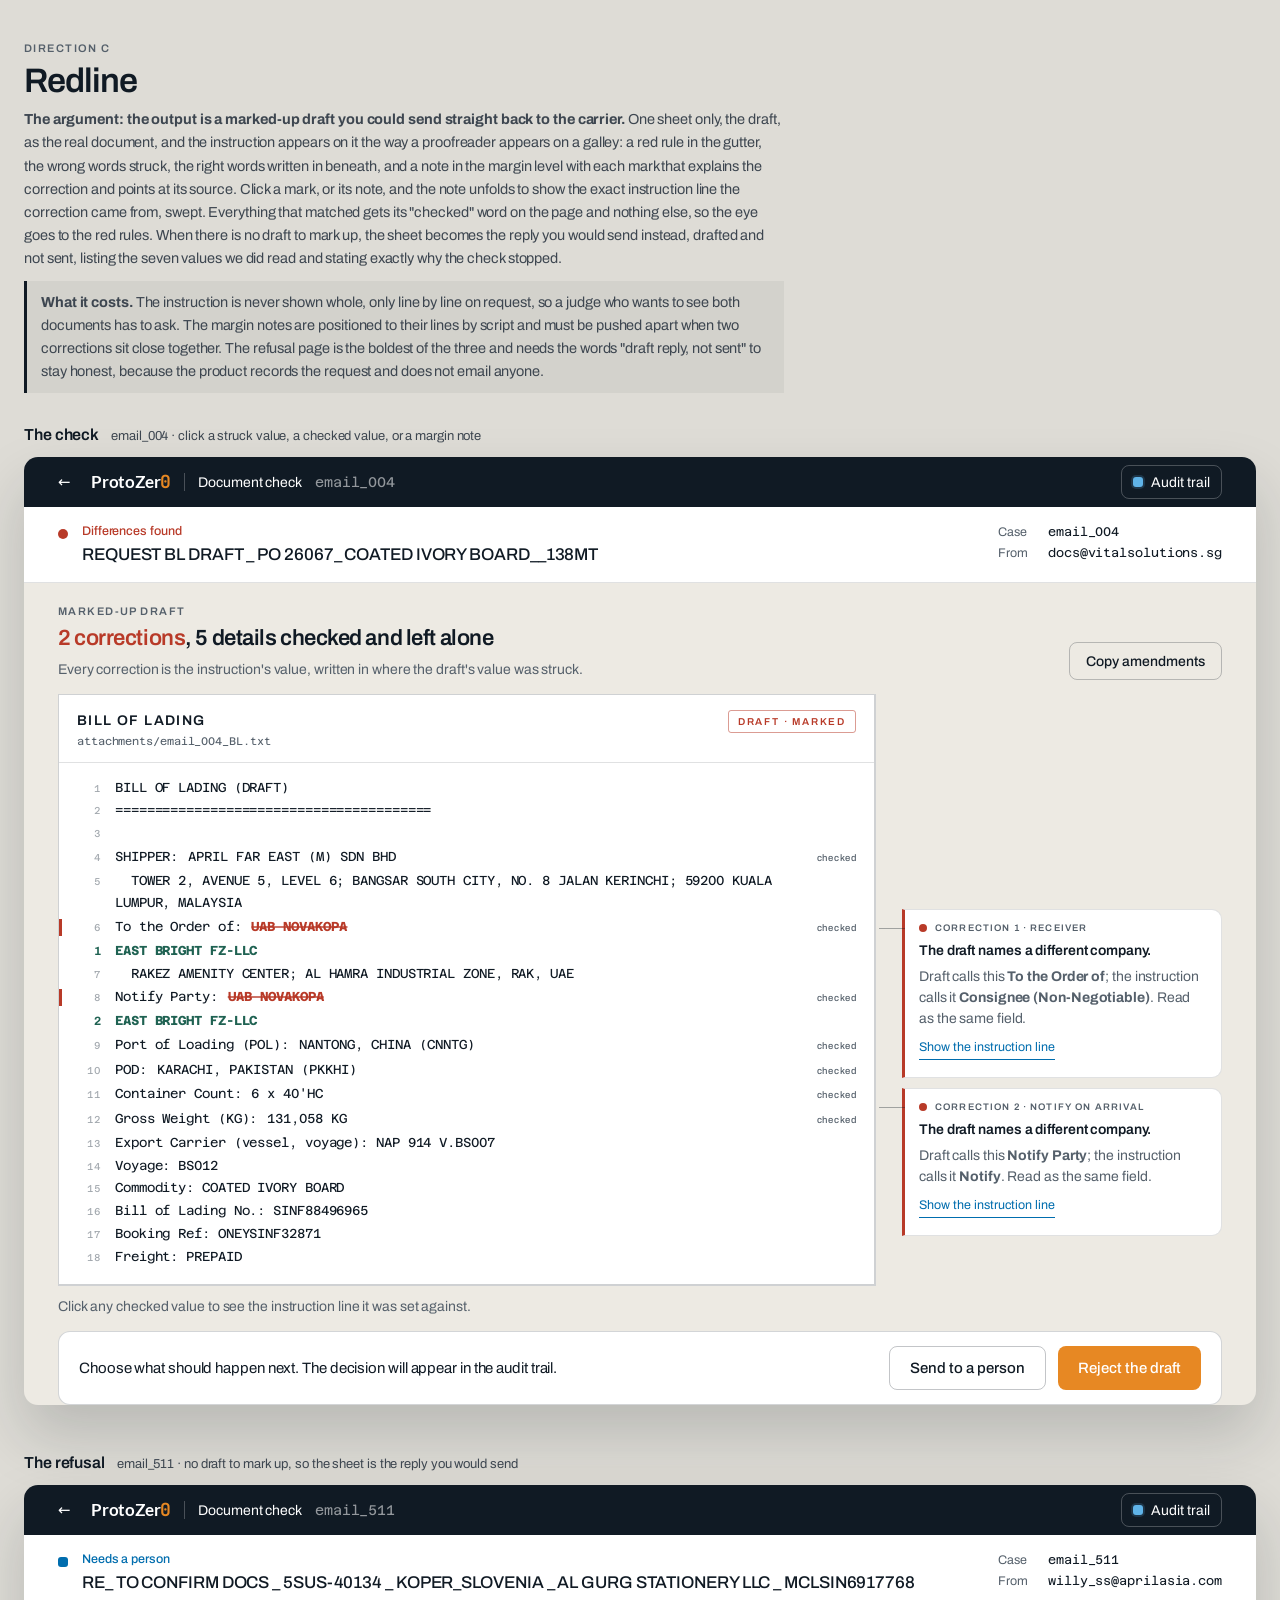
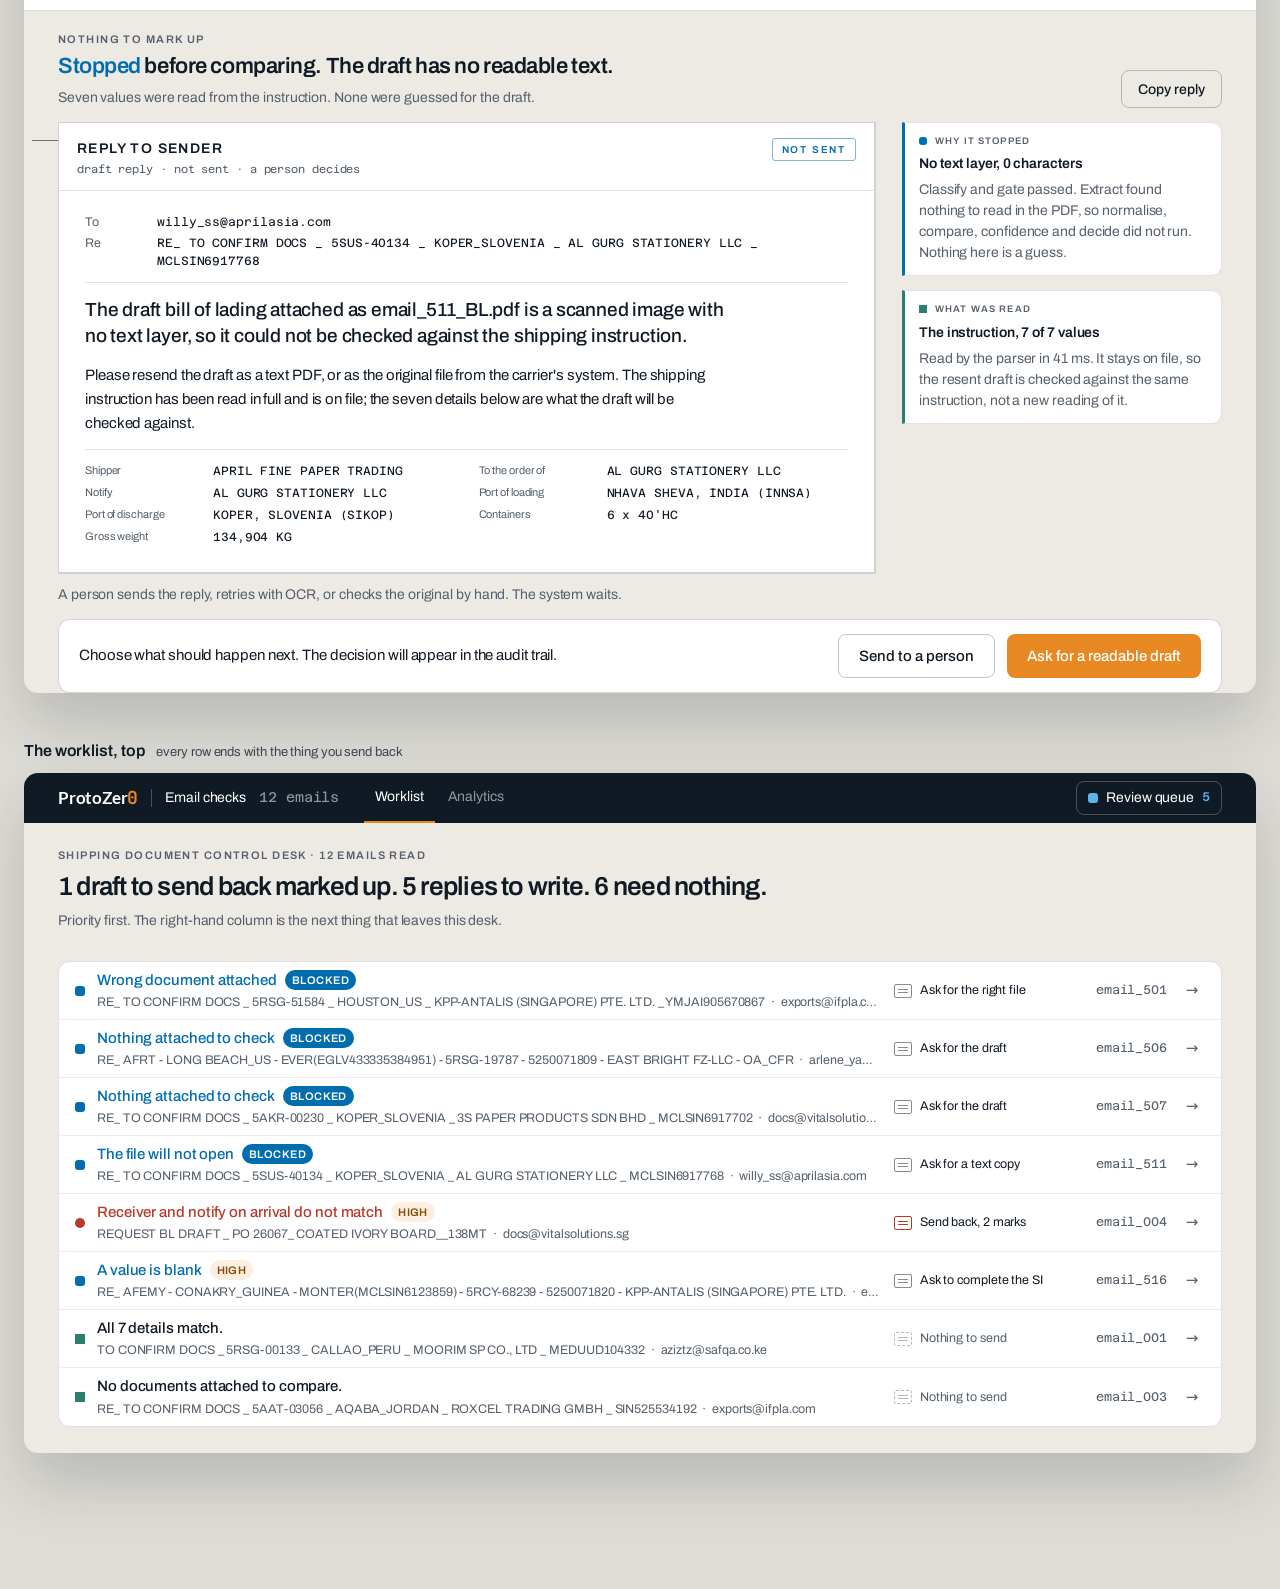
<file: web/mockups/direction-c-redline.html>
<!doctype html>
<html lang="en">
<head>
<meta charset="utf-8">
<meta name="viewport" content="width=device-width, initial-scale=1">
<title>Direction C · Redline</title>
<link rel="preconnect" href="https://fonts.googleapis.com">
<link rel="preconnect" href="https://fonts.gstatic.com" crossorigin>
<link rel="stylesheet" href="https://fonts.googleapis.com/css2?family=Archivo:wght@400;500;600;700&family=Azeret+Mono:wght@400;500;600;700&family=JetBrains+Mono:wght@700&family=Lato:wght@700&display=swap">
<link rel="stylesheet" href="../src/index.css">
<style>
  body{ background: #DEDCD6 }
  .page{ max-width: 1360px; margin: 0 auto; padding: 40px 24px 90px }
  .lede{ max-width: 760px; margin: 0 0 30px }
  .lede h1{ margin: 6px 0 10px; font-size: 34px; font-weight: 600; letter-spacing: -.03em; line-height: 1.05 }
  .lede p{ margin: 0 0 10px; color: #3D4650; font-size: 14.5px; line-height: 1.6 }
  .lede .cost{ padding: 10px 14px; border-left: 3px solid var(--ink); background: rgba(16,26,36,.05) }
  .screen{ margin: 0 0 46px }
  .cap{ display: flex; align-items: baseline; gap: 12px; margin: 0 0 10px }
  .cap b{ font-size: 16px; font-weight: 600 }
  .cap span{ font-size: 13px; color: #3D4650 }
  .frame{ width: 1280px; max-width: 100%; background: var(--paper); border-radius: 14px;
          overflow: hidden; box-shadow: 0 30px 60px rgba(16,26,36,.18); display: flex; flex-direction: column }

  /* ---------- redline ---------- */
  .rl-main{ padding: 20px var(--case-gutter) 0 }
  .rl-head{ display: flex; align-items: flex-end; gap: 18px; margin-bottom: 14px }
  .rl-head h2{ margin: 3px 0 0; font-size: 22px; font-weight: 600; letter-spacing: -.02em }
  .rl-head h2 b{ color: var(--wrong); font-weight: 600 }
  .rl-head h2 b.review{ color: var(--blue) }
  .rl-head p{ margin: 4px 0 0; color: var(--muted); font-size: var(--fs-small) }
  .rl-head__actions{ margin-left: auto; display: flex; gap: 8px }

  .rl-stage{ position: relative; display: grid; grid-template-columns: minmax(0, 1fr) 320px; gap: 26px; align-items: start }
  .rl-sheet{ position: relative; background: var(--sheet); border: 1px solid rgba(16,26,36,.20);
             border-bottom-width: 2px; border-right-width: 2px }
  .rl-sheet__head{ display: flex; align-items: flex-start; gap: 14px; padding: 15px 18px 11px; border-bottom: 1px solid var(--rule) }
  .rl-sheet__title{ margin: 0 0 3px; font-size: 14px; font-weight: 600; letter-spacing: .10em }
  .rl-sheet__file{ font-family: var(--mono); font-size: 11px; color: var(--muted) }
  .rl-sheet__stamp{ margin-left: auto; font-size: 10px; font-weight: 600; letter-spacing: .18em; color: var(--muted);
                    border: 1px solid var(--rule); border-radius: 3px; padding: 3px 9px }
  .rl-sheet__stamp--marked{ color: var(--wrong); border-color: rgba(184,58,40,.5) }

  .rl-lines{ margin: 0; padding: 14px 0 16px; list-style: none; font-family: var(--mono); font-size: 13px; line-height: 1.75 }
  .rl-line{ position: relative; display: grid; grid-template-columns: 56px minmax(0, 1fr) 90px; align-items: baseline }
  .rl-line__num{ padding-right: 14px; text-align: right; font-size: 10px; color: rgba(85,96,107,.55) }
  .rl-line__text{ white-space: pre-wrap; overflow-wrap: anywhere; padding-right: 12px }
  .rl-line__conf{ padding-right: 16px; text-align: right; font-family: var(--sans); font-size: 9.5px; font-weight: 500;
                  letter-spacing: .08em; color: var(--muted); white-space: nowrap }
  /* the proofreader's marginal mark: a short red rule in the left gutter, one per correction */
  .rl-line--wrong::before{ content: ''; position: absolute; left: 0; top: 4px; bottom: 4px; width: 3px; background: var(--wrong) }
  .rl-line--fix .rl-line__text{ color: var(--clear); font-weight: 700; padding-left: 0 }
  .rl-line--fix .rl-line__num{ color: var(--clear); font-family: var(--sans); font-size: 12px; font-weight: 700 }

  .rl-hit{ display: inline; margin: 0; padding: 1px 2px; border: 0; border-radius: 2px; background: none; color: inherit;
           font: inherit; cursor: pointer; text-align: left;
           background-image: linear-gradient(rgba(16,26,36,.13), rgba(16,26,36,.13));
           background-repeat: no-repeat; background-size: 0% 100%;
           transition: background-size 180ms cubic-bezier(.2,0,0,1), box-shadow 120ms ease }
  .rl-hit:hover{ box-shadow: inset 0 -1px 0 rgba(16,26,36,.45) }
  .rl-hit:focus-visible{ outline: 2px solid var(--blue); outline-offset: 1px }
  .rl-hit[data-on="true"]{ background-size: 100% 100%; box-shadow: inset 0 -2px 0 var(--ink) }
  .rl-hit--wrong{ color: var(--wrong); font-weight: 700 }
  .rl-hit--wrong s{ text-decoration-thickness: 1.5px; text-decoration-color: rgba(184,58,40,.7) }
  @media (prefers-reduced-motion: reduce){
    .rl-hit{ background-size: 100% 100%; background-image: none }
    .rl-hit[data-on="true"]{ background-image: linear-gradient(rgba(16,26,36,.13), rgba(16,26,36,.13)) }
  }

  /* margin notes sit level with their line; a leader runs back to the sheet edge */
  .rl-margin{ position: relative; min-height: 100% }
  .rl-note{ position: absolute; left: 0; right: 0; background: var(--sheet); border: 1px solid var(--rule);
            border-left: 3px solid var(--wrong); border-radius: 0 10px 10px 0; padding: 11px 14px 12px;
            display: flex; flex-direction: column; gap: 5px; transition: opacity 160ms ease }
  .rl-note--match{ border-left-color: var(--clearmark) }
  .rl-note--ghost{ opacity: 0; pointer-events: none }
  .rl-note::before{ content: ''; position: absolute; top: 18px; right: 100%; width: 26px; height: 1px; background: rgba(16,26,36,.35) }
  .rl-note__k{ display: flex; align-items: center; gap: 8px; font-size: 9.5px; font-weight: 600; letter-spacing: .12em;
               text-transform: uppercase; color: var(--muted) }
  .rl-note__k .mk{ width: 8px; height: 8px }
  .rl-note__t{ font-size: 14px; font-weight: 600 }
  .rl-note__p{ margin: 0; color: var(--muted); font-size: var(--fs-small); line-height: 1.5 }
  .rl-note__src{ align-self: flex-start; margin-top: 2px; padding: 2px 0; border: 0; border-bottom: 1px solid currentColor;
                 background: transparent; color: var(--blue); font: inherit; font-size: var(--fs-meta); cursor: pointer }
  .rl-note__src:focus-visible{ outline: 2px solid var(--blue); outline-offset: 2px }
  .rl-call{ display: grid; grid-template-rows: 0fr; transition: grid-template-rows 200ms cubic-bezier(.2,0,0,1) }
  .rl-call[data-open="true"]{ grid-template-rows: 1fr }
  .rl-call > div{ overflow: hidden; min-height: 0 }
  .rl-call__in{ margin-top: 6px; padding: 8px 10px; background: #F7F5F0; border: 1px solid var(--hair); border-radius: 6px }
  .rl-call__where{ display: block; margin-bottom: 4px; font-size: 9.5px; font-weight: 600; letter-spacing: .1em; text-transform: uppercase; color: var(--muted) }
  .rl-call__line{ font-family: var(--mono); font-size: 12px; line-height: 1.6; white-space: pre-wrap; overflow-wrap: anywhere }
  .rl-call__line mark{ padding: 1px 2px; border-radius: 2px; color: inherit;
                       background-image: linear-gradient(rgba(16,26,36,.13), rgba(16,26,36,.13));
                       background-repeat: no-repeat; background-size: 0% 100%; box-shadow: inset 0 -2px 0 var(--ink);
                       transition: background-size 180ms cubic-bezier(.2,0,0,1) 60ms; background-color: transparent }
  .rl-call[data-open="true"] mark{ background-size: 100% 100% }
  @media (prefers-reduced-motion: reduce){ .rl-call__line mark{ background-size: 100% 100% } }
  .rl-tail{ margin: 10px 0 0; color: var(--muted); font-size: var(--fs-small) }

  /* the return note, when there is no draft to mark up */
  .rl-reply{ padding: 22px 26px 26px; display: flex; flex-direction: column; gap: 14px }
  .rl-reply__meta{ margin: 0; display: grid; grid-template-columns: 60px 1fr; row-gap: 3px; column-gap: 12px;
                   padding-bottom: 12px; border-bottom: 1px solid var(--rule) }
  .rl-reply__meta dt{ color: var(--muted); font-size: var(--fs-meta) }
  .rl-reply__meta dd{ margin: 0; font-family: var(--mono); font-size: 12px; overflow-wrap: anywhere }
  .rl-reply p{ margin: 0; font-size: 15px; line-height: 1.6; max-width: 640px }
  .rl-reply p.lead{ font-size: 19px; font-weight: 500; line-height: 1.35; letter-spacing: -.01em }
  .rl-reply ol{ margin: 0; padding: 12px 0 0; list-style: none; border-top: 1px solid var(--rule);
                display: grid; grid-template-columns: 1fr 1fr; gap: 4px 24px }
  .rl-reply li{ display: grid; grid-template-columns: 118px 1fr; gap: 10px; font-family: var(--mono); font-size: 12px }
  .rl-reply li span:first-child{ font-family: var(--sans); font-size: 11px; color: var(--muted) }

  /* worklist, this direction: every row ends with the thing you send back */
  .rl-work{ padding: 24px var(--case-gutter) 26px; display: flex; flex-direction: column; gap: 14px }
  .rl-work h1{ margin: 4px 0 4px; font-size: 26px; font-weight: 600; letter-spacing: -.03em }
  .rl-work p{ margin: 0; color: var(--muted); font-size: var(--fs-small) }
  .wrow__next{ flex: none; width: 190px; display: inline-flex; align-items: center; gap: 8px; font-size: 12.5px; color: var(--ink) }
  .wrow__next i{ width: 18px; height: 14px; flex: none; border: 1px solid rgba(16,26,36,.5); border-radius: 2px; position: relative }
  .wrow__next i::after{ content: ''; position: absolute; left: 3px; right: 3px; top: 4px; height: 1px; background: rgba(16,26,36,.5); box-shadow: 0 3px 0 rgba(16,26,36,.5) }
  .wrow__next--redline i{ border-color: var(--wrong) }
  .wrow__next--redline i::after{ background: var(--wrong); box-shadow: 0 3px 0 var(--wrong) }
  .wrow__next--none{ color: var(--muted) }
  .wrow__next--none i{ border-style: dashed; opacity: .6 }
</style>
</head>
<body>
<div class="page">

  <div class="lede">
    <span class="eyebrow">Direction C</span>
    <h1>Redline</h1>
    <p><b>The argument: the output is a marked-up draft you could send straight back to the carrier.</b> One sheet
       only, the draft, as the real document, and the instruction appears on it the way a proofreader appears on a
       galley: a red rule in the gutter, the wrong words struck, the right words written in beneath, and a note in
       the margin level with each mark that explains the correction and points at its source. Click a mark, or its
       note, and the note unfolds to show the exact instruction line the correction came from, swept. Everything
       that matched gets its "checked" word on the page and nothing else, so the eye goes to the red rules. When
       there is no draft to mark up, the sheet becomes the reply you would send instead, drafted and not sent,
       listing the seven values we did read and stating exactly why the check stopped.</p>
    <p class="cost"><b>What it costs.</b> The instruction is never shown whole, only line by line on request, so a
       judge who wants to see both documents has to ask. The margin notes are positioned to their lines by script
       and must be pushed apart when two corrections sit close together. The refusal page is the boldest of the
       three and needs the words "draft reply, not sent" to stay honest, because the product records the request
       and does not email anyone.</p>
  </div>

  <!-- ============ THE CHECK ============ -->
  <div class="screen">
    <div class="cap"><b>The check</b><span>email_004 · click a struck value, a checked value, or a margin note</span></div>
    <div class="frame">
      <header class="thin"><div class="thin__inner">
        <a class="thin__back" href="#" aria-label="Back to the worklist">&#8592;</a>
        <a class="thin__home" href="#"><span class="thin__mark">ProtoZer<span class="z">0</span></span></a>
        <span class="thin__divider"></span><span class="thin__section">Document check</span>
        <span class="thin__meta">email_004</span>
        <span class="thin__actions"><button class="thin__audit" type="button"><span class="thin__auditmark"></span>Audit trail</button></span>
      </div></header>
      <section class="casebanner">
        <span class="mk mk--wrong"></span>
        <div><span class="casebanner__status casebanner__status--wrong">Differences found</span>
          <h1>REQUEST BL DRAFT _ PO 26067_ COATED IVORY BOARD__138MT</h1></div>
        <dl class="casebanner__meta"><div><dt>Case</dt><dd>email_004</dd></div><div><dt>From</dt><dd>docs@vitalsolutions.sg</dd></div></dl>
      </section>

      <div class="rl-main">
        <div class="rl-head">
          <div><span class="eyebrow">Marked-up draft</span><h2><b>2 corrections</b>, 5 details checked and left alone</h2>
            <p>Every correction is the instruction's value, written in where the draft's value was struck.</p></div>
          <div class="rl-head__actions"><button class="btn btn--ghost btn--small" type="button">Copy amendments</button></div>
        </div>
        <div class="rl-stage" id="stage-4">
          <div class="rl-sheet">
            <div class="rl-sheet__head"><div><h4 class="rl-sheet__title">BILL OF LADING</h4><div class="rl-sheet__file">attachments/email_004_BL.txt</div></div>
              <span class="rl-sheet__stamp rl-sheet__stamp--marked">DRAFT · MARKED</span></div>
            <ol class="rl-lines" id="lines-4"></ol>
          </div>
          <div class="rl-margin" id="margin-4"></div>
        </div>
        <p class="rl-tail" id="tail-4">Click any checked value to see the instruction line it was set against.</p>
      </div>

      <div class="fbar" style="margin-top:14px">
        <span class="fbar__prompt">Choose what should happen next. The decision will appear in the audit trail.</span>
        <span class="grow"></span>
        <button class="btn btn--ghost" type="button">Send to a person</button>
        <button class="btn" type="button">Reject the draft</button>
      </div>
    </div>
  </div>

  <!-- ============ THE REFUSAL ============ -->
  <div class="screen">
    <div class="cap"><b>The refusal</b><span>email_511 · no draft to mark up, so the sheet is the reply you would send</span></div>
    <div class="frame">
      <header class="thin"><div class="thin__inner">
        <a class="thin__back" href="#" aria-label="Back to the worklist">&#8592;</a>
        <a class="thin__home" href="#"><span class="thin__mark">ProtoZer<span class="z">0</span></span></a>
        <span class="thin__divider"></span><span class="thin__section">Document check</span>
        <span class="thin__meta">email_511</span>
        <span class="thin__actions"><button class="thin__audit" type="button"><span class="thin__auditmark"></span>Audit trail</button></span>
      </div></header>
      <section class="casebanner">
        <span class="mk mk--review"></span>
        <div><span class="casebanner__status casebanner__status--review">Needs a person</span>
          <h1>RE_ TO CONFIRM DOCS _ 5SUS-40134 _ KOPER_SLOVENIA _ AL GURG STATIONERY LLC _ MCLSIN6917768</h1></div>
        <dl class="casebanner__meta"><div><dt>Case</dt><dd>email_511</dd></div><div><dt>From</dt><dd>willy_ss@aprilasia.com</dd></div></dl>
      </section>

      <div class="rl-main">
        <div class="rl-head">
          <div><span class="eyebrow">Nothing to mark up</span><h2><b class="review">Stopped</b> before comparing. The draft has no readable text.</h2>
            <p>Seven values were read from the instruction. None were guessed for the draft.</p></div>
          <div class="rl-head__actions"><button class="btn btn--ghost btn--small" type="button">Copy reply</button></div>
        </div>
        <div class="rl-stage">
          <div class="rl-sheet">
            <div class="rl-sheet__head"><div><h4 class="rl-sheet__title">REPLY TO SENDER</h4><div class="rl-sheet__file">draft reply · not sent · a person decides</div></div>
              <span class="rl-sheet__stamp" style="color:var(--blue);border-color:rgba(0,109,174,.5)">NOT SENT</span></div>
            <div class="rl-reply">
              <dl class="rl-reply__meta">
                <dt>To</dt><dd>willy_ss@aprilasia.com</dd>
                <dt>Re</dt><dd>RE_ TO CONFIRM DOCS _ 5SUS-40134 _ KOPER_SLOVENIA _ AL GURG STATIONERY LLC _ MCLSIN6917768</dd>
              </dl>
              <p class="lead">The draft bill of lading attached as email_511_BL.pdf is a scanned image with no text layer, so it could not be checked against the shipping instruction.</p>
              <p>Please resend the draft as a text PDF, or as the original file from the carrier's system. The shipping instruction has been read in full and is on file; the seven details below are what the draft will be checked against.</p>
              <ol>
                <li><span>Shipper</span>APRIL FINE PAPER TRADING</li>
                <li><span>To the order of</span>AL GURG STATIONERY LLC</li>
                <li><span>Notify</span>AL GURG STATIONERY LLC</li>
                <li><span>Port of loading</span>NHAVA SHEVA, INDIA (INNSA)</li>
                <li><span>Port of discharge</span>KOPER, SLOVENIA (SIKOP)</li>
                <li><span>Containers</span>6 x 40'HC</li>
                <li><span>Gross weight</span>134,904 KG</li>
              </ol>
            </div>
          </div>
          <div class="rl-margin" style="position:static">
            <div class="rl-note" style="position:static;border-left-color:var(--blue)">
              <span class="rl-note__k"><span class="mk mk--review"></span>Why it stopped</span>
              <span class="rl-note__t">No text layer, 0 characters</span>
              <p class="rl-note__p">Classify and gate passed. Extract found nothing to read in the PDF, so normalise, compare, confidence and decide did not run. Nothing here is a guess.</p>
            </div>
            <div class="rl-note rl-note--match" style="position:static;margin-top:14px">
              <span class="rl-note__k"><span class="mk mk--clear"></span>What was read</span>
              <span class="rl-note__t">The instruction, 7 of 7 values</span>
              <p class="rl-note__p">Read by the parser in 41 ms. It stays on file, so the resent draft is checked against the same instruction, not a new reading of it.</p>
            </div>
          </div>
        </div>
        <p class="rl-tail">A person sends the reply, retries with OCR, or checks the original by hand. The system waits.</p>
      </div>

      <div class="fbar" style="margin-top:14px">
        <span class="fbar__prompt">Choose what should happen next. The decision will appear in the audit trail.</span>
        <span class="grow"></span>
        <button class="btn btn--ghost" type="button">Send to a person</button>
        <button class="btn" type="button">Ask for a readable draft</button>
      </div>
    </div>
  </div>

  <!-- ============ THE WORKLIST ============ -->
  <div class="screen">
    <div class="cap"><b>The worklist, top</b><span>every row ends with the thing you send back</span></div>
    <div class="frame">
      <header class="thin"><div class="thin__inner">
        <a class="thin__home" href="#"><span class="thin__mark">ProtoZer<span class="z">0</span></span></a>
        <span class="thin__divider"></span><span class="thin__section">Email checks</span>
        <span class="thin__meta">12 emails</span>
        <nav class="thin__nav"><a href="#" aria-current="page">Worklist</a><a href="#">Analytics</a></nav>
        <span class="thin__actions"><a class="thin__queue" href="#"><span class="mk mk--review"></span>Review queue <b>5</b></a></span>
      </div></header>
      <div class="rl-work">
        <div><span class="eyebrow">Shipping document control desk · 12 emails read</span>
          <h1>1 draft to send back marked up. 5 replies to write. 6 need nothing.</h1>
          <p>Priority first. The right-hand column is the next thing that leaves this desk.</p></div>
        <div class="wtable" id="rows-w"></div>
      </div>
    </div>
  </div>

</div>

<script>
const esc = s => String(s).replace(/&/g,'&amp;').replace(/</g,'&lt;').replace(/>/g,'&gt;')

const SI4 = `SHIPPING INSTRUCTION
========================================

Shipper: APRIL FAR EAST (M) SDN BHD
  TOWER 2, AVENUE 5, LEVEL 6; BANGSAR SOUTH CITY, NO. 8 JALAN KERINCHI; 59200 KUALA LUMPUR, MALAYSIA
Consignee (Non-Negotiable): EAST BRIGHT FZ-LLC
  RAKEZ AMENITY CENTER; AL HAMRA INDUSTRIAL ZONE, RAK, UAE
Notify: EAST BRIGHT FZ-LLC
Port of Loading (POL): NANTONG, CHINA (CNNTG)
POD: KARACHI, PAKISTAN (PKKHI)
Total Containers: 6 x 40'HC
Gross Wt (kgs): 131,058 KG
Vessel: NAP 914 V.BS007
Voyage: BS012
Kinds of Packages; Description of Goods: COATED IVORY BOARD
HS Code: 48105900
Booking Ref: ONEYSINF32871
OC No.: 5ALT-01226
Freight: PREPAID`.split('\n')

const BL4 = `BILL OF LADING (DRAFT)
========================================

SHIPPER: APRIL FAR EAST (M) SDN BHD
  TOWER 2, AVENUE 5, LEVEL 6; BANGSAR SOUTH CITY, NO. 8 JALAN KERINCHI; 59200 KUALA LUMPUR, MALAYSIA
To the Order of: UAB NOVAKOPA
  RAKEZ AMENITY CENTER; AL HAMRA INDUSTRIAL ZONE, RAK, UAE
Notify Party: UAB NOVAKOPA
Port of Loading (POL): NANTONG, CHINA (CNNTG)
POD: KARACHI, PAKISTAN (PKKHI)
Container Count: 6 x 40'HC
Gross Weight (KG): 131,058 KG
Export Carrier (vessel, voyage): NAP 914 V.BS007
Voyage: BS012
Commodity: COATED IVORY BOARD
Bill of Lading No.: SINF88496965
Booking Ref: ONEYSINF32871
Freight: PREPAID`.split('\n')

const HITS4 = [
  { f:'shipper', name:'Sender', verdict:'match', conf:'checked', si:{ line:3, v:'APRIL FAR EAST (M) SDN BHD', label:'Shipper' }, bl:{ line:3, v:'APRIL FAR EAST (M) SDN BHD', label:'SHIPPER' } },
  { f:'consignee', name:'Receiver', verdict:'wrong', conf:'checked', si:{ line:5, v:'EAST BRIGHT FZ-LLC', label:'Consignee (Non-Negotiable)' }, bl:{ line:5, v:'UAB NOVAKOPA', label:'To the Order of' } },
  { f:'notify_party', name:'Notify on arrival', verdict:'wrong', conf:'checked', si:{ line:7, v:'EAST BRIGHT FZ-LLC', label:'Notify' }, bl:{ line:7, v:'UAB NOVAKOPA', label:'Notify Party' } },
  { f:'port_of_loading', name:'Port of loading', verdict:'match', conf:'checked', si:{ line:8, v:'NANTONG, CHINA (CNNTG)', label:'Port of Loading (POL)' }, bl:{ line:8, v:'NANTONG, CHINA (CNNTG)', label:'Port of Loading (POL)' } },
  { f:'port_of_discharge', name:'Port of discharge', verdict:'match', conf:'checked', si:{ line:9, v:'KARACHI, PAKISTAN (PKKHI)', label:'POD' }, bl:{ line:9, v:'KARACHI, PAKISTAN (PKKHI)', label:'POD' } },
  { f:'container_count', name:'Containers', verdict:'match', conf:'checked', si:{ line:10, v:"6 x 40'HC", label:'Total Containers' }, bl:{ line:10, v:"6 x 40'HC", label:'Container Count' } },
  { f:'gross_weight_kg', name:'Gross weight', verdict:'match', conf:'checked', si:{ line:11, v:'131,058 KG', label:'Gross Wt (kgs)' }, bl:{ line:11, v:'131,058 KG', label:'Gross Weight (KG)' } },
]

// the draft, line by line, with corrections written in beneath the struck value
const linesEl = document.getElementById('lines-4')
const byLine = {}; for (const h of HITS4) byLine[h.bl.line] = h
let k = 0
linesEl.innerHTML = BL4.map((line, i) => {
  const h = byLine[i]
  if (!h) return `<li class="rl-line"><span class="rl-line__num">${i + 1}</span><span class="rl-line__text">${esc(line) || ' '}</span><span></span></li>`
  const wrong = h.verdict === 'wrong'
  const at = line.indexOf(h.bl.v)
  const btn = `<button class="rl-hit${wrong ? ' rl-hit--wrong' : ''}" type="button" data-f="${h.f}" aria-pressed="false">${wrong ? `<s>${esc(h.bl.v)}</s>` : esc(h.bl.v)}</button>`
  let out = `<li class="rl-line${wrong ? ' rl-line--wrong' : ''}" data-f="${h.f}"><span class="rl-line__num">${i + 1}</span>`
          + `<span class="rl-line__text">${esc(line.slice(0, at))}${btn}${esc(line.slice(at + h.bl.v.length))}</span>`
          + `<span class="rl-line__conf">${esc(h.conf)}</span></li>`
  if (wrong) out += `<li class="rl-line rl-line--fix"><span class="rl-line__num">${++k}</span><span class="rl-line__text">${esc(h.si.v)}</span><span></span></li>`
  return out
}).join('')

// margin notes: one per correction, level with its line; one ghost note for whichever match is selected
const marginEl = document.getElementById('margin-4')
const stage = document.getElementById('stage-4')
const noteHtml = (h, n) => {
  const wrong = h.verdict === 'wrong'
  const siLine = SI4[h.si.line]; const at = siLine.indexOf(h.si.v)
  const call = `<div class="rl-call" data-open="false"><div><div class="rl-call__in"><span class="rl-call__where">Shipping instruction · line ${h.si.line + 1} of ${SI4.length}</span>`
             + `<span class="rl-call__line">${esc(siLine.slice(0, at))}<mark>${esc(h.si.v)}</mark>${esc(siLine.slice(at + h.si.v.length))}</span></div></div></div>`
  return `<div class="rl-note${wrong ? '' : ' rl-note--match rl-note--ghost'}" data-f="${h.f}">`
    + `<span class="rl-note__k"><span class="mk mk--${wrong ? 'wrong' : 'clear'}"></span>${wrong ? `Correction ${n}` : 'Checked'} · ${esc(h.name)}</span>`
    + `<span class="rl-note__t">${wrong ? 'The draft names a different company.' : 'Same value on the instruction.'}</span>`
    + `<p class="rl-note__p">${h.si.label === h.bl.label ? `Both documents call this <b>${esc(h.si.label)}</b>.` : `Draft calls this <b>${esc(h.bl.label)}</b>; the instruction calls it <b>${esc(h.si.label)}</b>. Read as the same field.`}</p>`
    + `<button class="rl-note__src" type="button" data-f="${h.f}">${wrong ? 'Show the instruction line' : 'Show the instruction line'}</button>${call}</div>`
}
let n = 0
marginEl.innerHTML = HITS4.map(h => noteHtml(h, h.verdict === 'wrong' ? ++n : 0)).join('')

function place() {
  const box = stage.getBoundingClientRect()
  let floor = 0
  for (const h of HITS4) {
    const line = linesEl.querySelector(`.rl-line[data-f="${h.f}"]`)
    const note = marginEl.querySelector(`.rl-note[data-f="${h.f}"]`)
    if (!line || !note) continue
    if (note.classList.contains('rl-note--ghost')) continue
    let y = line.getBoundingClientRect().top - box.top - 6
    if (y < floor) y = floor
    note.style.top = y + 'px'
    floor = y + note.offsetHeight + 10
  }
}
let selected = null
function select(f) {
  selected = selected === f ? null : f
  stage.querySelectorAll('.rl-hit').forEach(b => { const on = b.dataset.f === selected; b.dataset.on = on; b.setAttribute('aria-pressed', on) })
  for (const h of HITS4) {
    const note = marginEl.querySelector(`.rl-note[data-f="${h.f}"]`)
    const on = h.f === selected
    if (h.verdict !== 'wrong') note.classList.toggle('rl-note--ghost', !on)
    note.querySelector('.rl-call').dataset.open = on
    note.querySelector('.rl-note__src').textContent = on ? 'Hide the instruction line' : 'Show the instruction line'
  }
  place()
  setTimeout(place, 210)
}
stage.addEventListener('click', e => {
  const t = e.target.closest('.rl-hit, .rl-note__src'); if (!t) return
  select(t.dataset.f)
})
place(); window.addEventListener('resize', place)
if (document.fonts) document.fonts.ready.then(place)
setTimeout(place, 300)
if (location.hash === '#demo') select('consignee')

const ROWS = [
  { id:'email_501', k:'review', p:'Blocked', h:'Wrong document attached', s:'RE_ TO CONFIRM DOCS _ 5RSG-51584 _ HOUSTON_US _ KPP-ANTALIS (SINGAPORE) PTE. LTD. _ YMJAI905670867', from:'exports@ifpla.com', next:['reply','Ask for the right file'] },
  { id:'email_506', k:'review', p:'Blocked', h:'Nothing attached to check', s:'RE_ AFRT - LONG BEACH_US - EVER(EGLV433335384951) - 5RSG-19787 - 5250071809 - EAST BRIGHT FZ-LLC - OA_CFR', from:'arlene_yamomo@aprilasia.com', next:['reply','Ask for the draft'] },
  { id:'email_507', k:'review', p:'Blocked', h:'Nothing attached to check', s:'RE_ TO CONFIRM DOCS _ 5AKR-00230 _ KOPER_SLOVENIA _ 3S PAPER PRODUCTS SDN BHD _ MCLSIN6917702', from:'docs@vitalsolutions.sg', next:['reply','Ask for the draft'] },
  { id:'email_511', k:'review', p:'Blocked', h:'The file will not open', s:'RE_ TO CONFIRM DOCS _ 5SUS-40134 _ KOPER_SLOVENIA _ AL GURG STATIONERY LLC _ MCLSIN6917768', from:'willy_ss@aprilasia.com', next:['reply','Ask for a text copy'] },
  { id:'email_004', k:'wrong', p:'High', h:'Receiver and notify on arrival do not match', s:'REQUEST BL DRAFT _ PO 26067_ COATED IVORY BOARD__138MT', from:'docs@vitalsolutions.sg', next:['redline','Send back, 2 marks'] },
  { id:'email_516', k:'review', p:'High', h:'A value is blank', s:'RE_ AFEMY - CONAKRY_GUINEA - MONTER(MCLSIN6123859) - 5RCY-68239 - 5250071820 - KPP-ANTALIS (SINGAPORE) PTE. LTD.', from:'elisa_tukiman@april.com.my', next:['reply','Ask to complete the SI'] },
  { id:'email_001', k:'clear', p:null, h:'All 7 details match.', s:'TO CONFIRM DOCS _ 5RSG-00133 _ CALLAO_PERU _ MOORIM SP CO., LTD _ MEDUUD104332', from:'aziztz@safqa.co.ke', next:['none','Nothing to send'] },
  { id:'email_003', k:'clear', p:null, h:'No documents attached to compare.', s:'RE_ TO CONFIRM DOCS _ 5AAT-03056 _ AQABA_JORDAN _ ROXCEL TRADING GMBH _ SIN525534192', from:'exports@ifpla.com', next:['none','Nothing to send'] },
]
const PCLS = { Blocked:'urgent', High:'high' }
document.getElementById('rows-w').innerHTML = ROWS.map(r =>
  `<a class="wrow wrow--link" href="#"><span class="mk mk--${r.k}"></span>`
  + `<span class="wrow__body"><span class="wrow__headline"><span class="wrow__found wrow__found--${r.k}">${esc(r.h)}</span>`
  + (r.p ? `<span class="priority priority--${PCLS[r.p]}">${r.p}</span>` : '') + `</span>`
  + `<span class="wrow__ref trunc">${esc(r.s)} &nbsp;&middot;&nbsp; ${esc(r.from)}</span></span>`
  + `<span class="wrow__next wrow__next--${r.next[0]}"><i></i>${esc(r.next[1])}</span>`
  + `<span class="wrow__id">${r.id}</span><span class="wrow__open">&rarr;</span></a>`).join('')
</script>
</body>
</html>
</file>
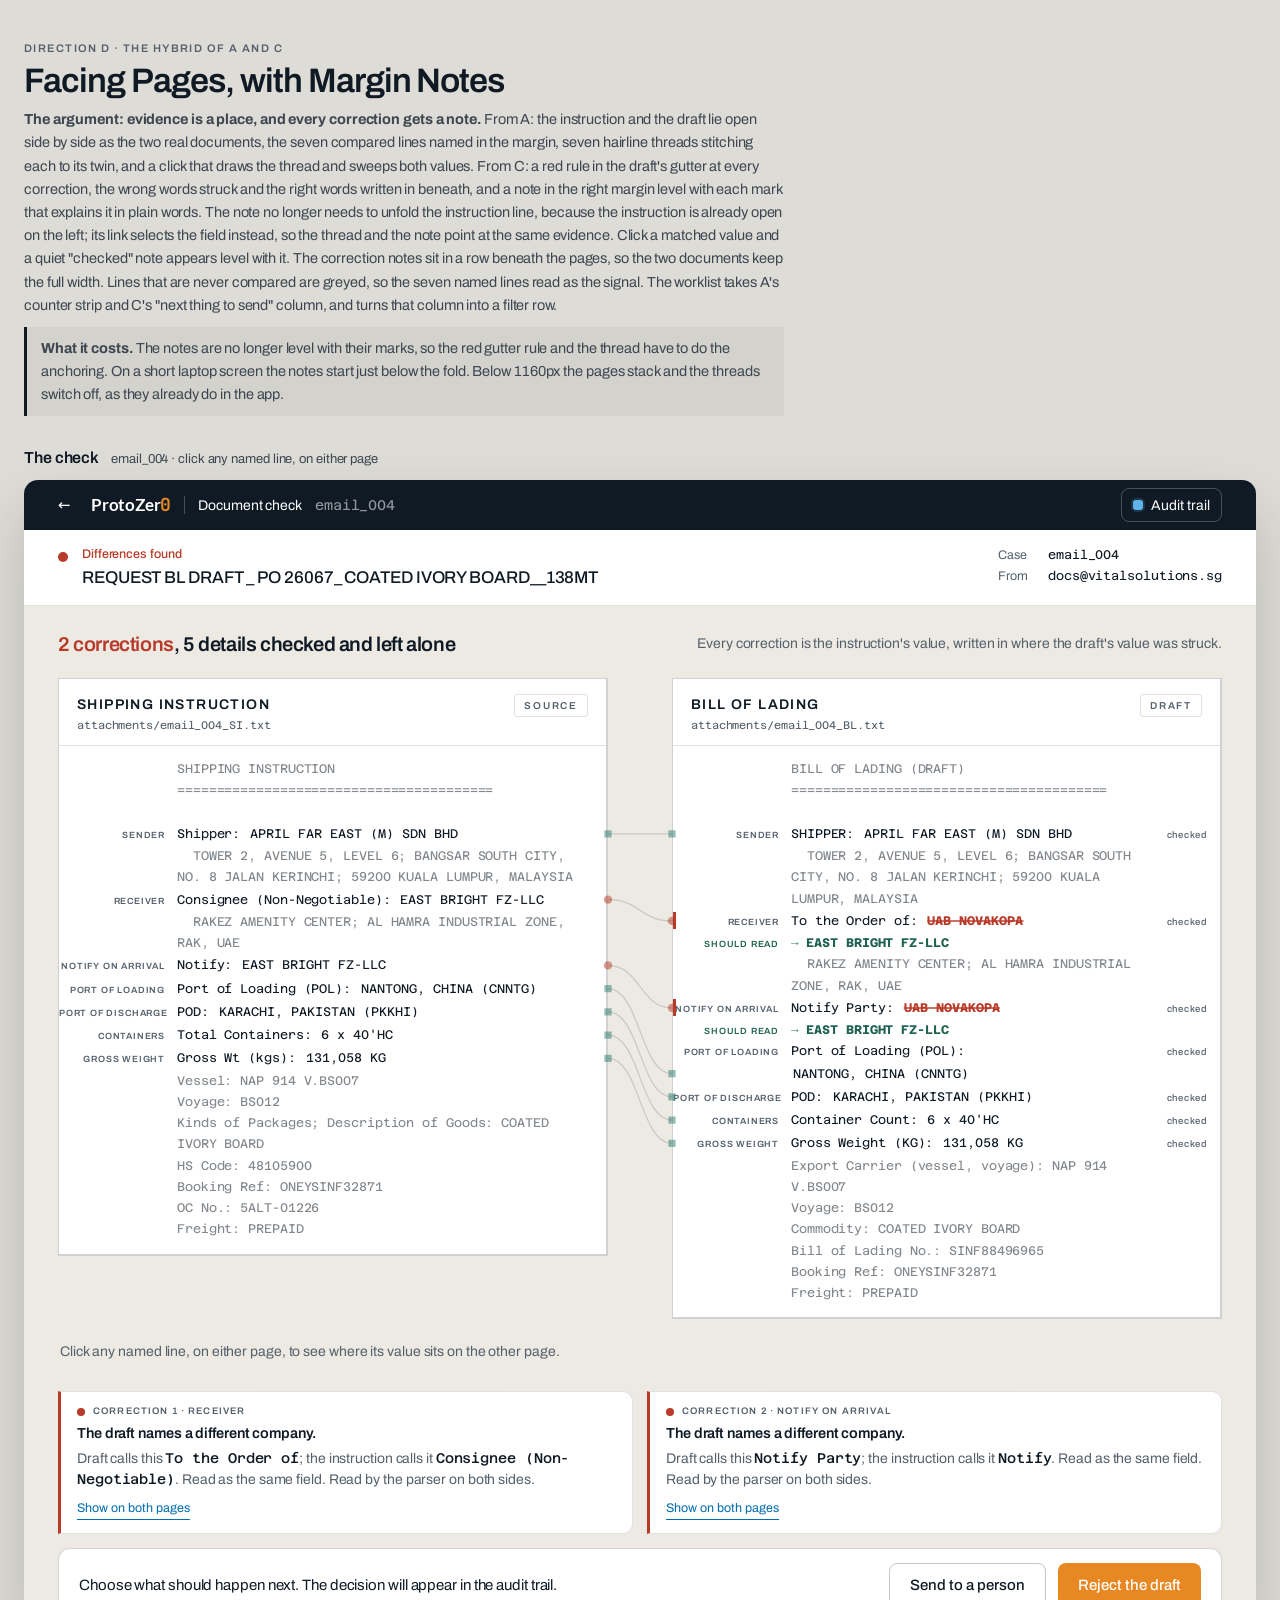
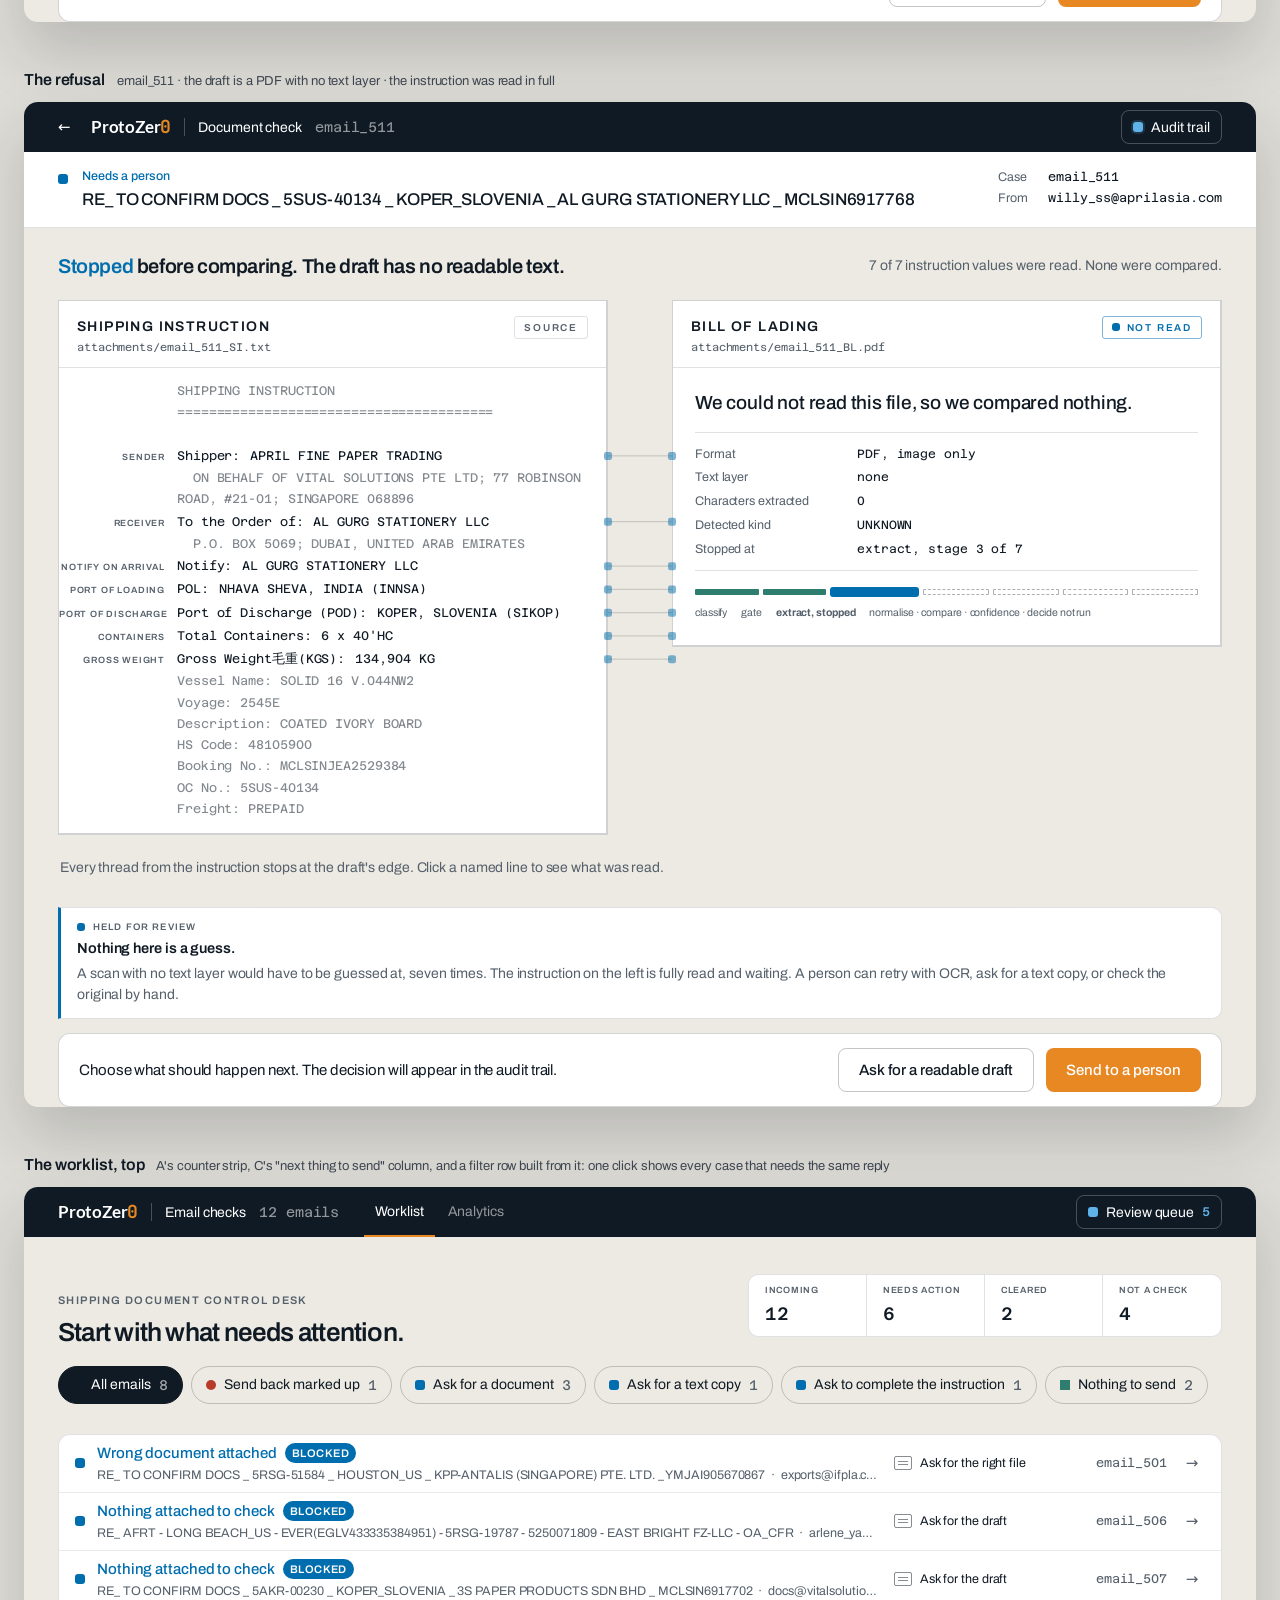
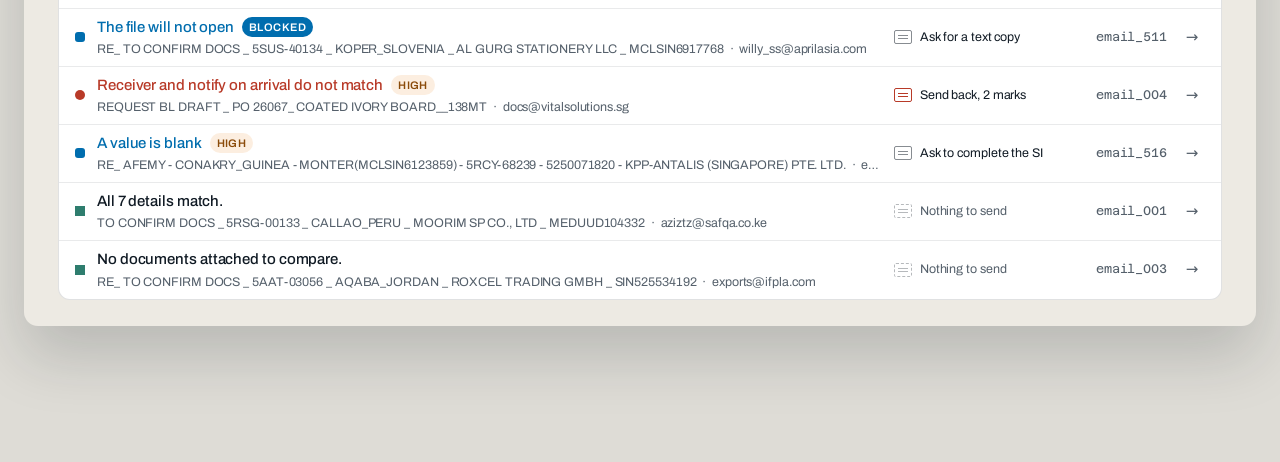
<file: web/mockups/direction-d-hybrid.html>
<!doctype html>
<html lang="en">
<head>
<meta charset="utf-8">
<meta name="viewport" content="width=device-width, initial-scale=1">
<title>Direction D · Facing Pages with Margin Notes (A + C)</title>
<link rel="preconnect" href="https://fonts.googleapis.com">
<link rel="preconnect" href="https://fonts.gstatic.com" crossorigin>
<link rel="stylesheet" href="https://fonts.googleapis.com/css2?family=Archivo:wght@400;500;600;700&family=Azeret+Mono:wght@400;500;600;700&family=JetBrains+Mono:wght@700&family=Lato:wght@700&display=swap">
<!-- Tokens and shell components come from the product stylesheet. Everything in
     the <style> block below is this direction's proposal, plus mockup scaffolding. -->
<link rel="stylesheet" href="../src/index.css">
<style>
  body{ background: #DEDCD6 }
  .page{ max-width: 1360px; margin: 0 auto; padding: 40px 24px 90px }
  .lede{ max-width: 760px; margin: 0 0 30px }
  .lede h1{ margin: 6px 0 10px; font-size: 34px; font-weight: 600; letter-spacing: -.03em; line-height: 1.05 }
  .lede p{ margin: 0 0 10px; color: #3D4650; font-size: 14.5px; line-height: 1.6 }
  .lede .cost{ padding: 10px 14px; border-left: 3px solid var(--ink); background: rgba(16,26,36,.05) }
  .screen{ margin: 0 0 46px }
  .cap{ display: flex; align-items: baseline; gap: 12px; margin: 0 0 10px }
  .cap b{ font-size: 16px; font-weight: 600 }
  .cap span{ font-size: 13px; color: #3D4650 }
  .frame{ width: 1280px; max-width: 100%; background: var(--paper); border-radius: 14px;
          overflow: hidden; box-shadow: 0 30px 60px rgba(16,26,36,.18); display: flex; flex-direction: column }

  /* ---------- the facing pages ---------- */
  .fp-main{ padding: 18px var(--case-gutter) 0 }
  .fp-strip{ display: flex; align-items: center; gap: 14px; min-height: 40px; margin-bottom: 14px }
  .fp-strip h2{ margin: 0; font-size: 20px; font-weight: 600; letter-spacing: -.02em }
  .fp-strip__names{ display: inline-flex; align-items: center; gap: 8px; color: var(--wrong); font-weight: 500 }
  .fp-strip__names .mk{ width: 9px; height: 9px }
  .fp-strip__rest{ margin-left: auto; color: var(--muted); font-size: var(--fs-small) }

  .fp-stage{ position: relative; display: grid; grid-template-columns: minmax(0, 1fr) 72px minmax(0, 1fr);
             align-items: start }
  .fp-wires{ position: absolute; inset: 0; pointer-events: none; z-index: 3; overflow: visible }
  .fp-wires path{ fill: none; stroke: var(--ink); stroke-width: 1.25; opacity: .16;
                  transition: opacity 160ms ease }
  .fp-wires path.on{ opacity: .9; stroke-width: 1.75; stroke-dasharray: 1; stroke-dashoffset: 1;
                     transition: stroke-dashoffset 220ms cubic-bezier(.2,0,0,1), opacity 160ms ease }
  .fp-wires path.on.drawn{ stroke-dashoffset: 0 }
  .fp-wires .end{ opacity: .5; transition: opacity 160ms ease }
  .fp-wires .end.on{ opacity: 1 }
  .fp-wires .end--wrong{ fill: var(--wrong) }
  .fp-wires .end--match{ fill: var(--clearmark) }
  .fp-wires .end--review{ fill: var(--blue) }
  .fp-gutter{ position: relative; min-height: 100% }

  .fp-sheet{ position: relative; z-index: 1; background: var(--sheet);
             border: 1px solid rgba(16,26,36,.20); border-bottom-width: 2px; border-right-width: 2px }
  .fp-sheet__head{ display: flex; align-items: flex-start; gap: 14px; padding: 15px 18px 11px;
                   border-bottom: 1px solid var(--rule) }
  .fp-sheet__title{ margin: 0 0 3px; font-size: 14px; font-weight: 600; letter-spacing: .10em }
  .fp-sheet__file{ font-family: var(--mono); font-size: 11px; color: var(--muted) }
  .fp-sheet__stamp{ margin-left: auto; font-size: 10px; font-weight: 600; letter-spacing: .18em;
                    color: var(--muted); border: 1px solid var(--rule); border-radius: 3px; padding: 3px 9px }
  .fp-sheet__stamp--review{ display: inline-flex; align-items: center; gap: 7px;
                            color: var(--blue); border-color: rgba(0,109,174,.5) }
  .fp-sheet__stamp--review .mk{ width: 8px; height: 8px }

  .fp-lines{ margin: 0; padding: 12px 0 14px; list-style: none;
             font-family: var(--mono); font-size: 12.5px; line-height: 1.7; color: var(--ink) }
  .fp-line{ display: grid; grid-template-columns: 124px minmax(0, 1fr) 82px; align-items: baseline; min-height: 21px }
  .fp-line__tag{ padding-right: 12px; text-align: right; font-family: var(--sans); font-size: 9px;
                 font-weight: 600; letter-spacing: .09em; text-transform: uppercase; color: var(--muted);
                 white-space: nowrap }
  .fp-line__num{ padding-right: 12px; text-align: right; font-size: 10px; color: rgba(85,96,107,.55) }
  .fp-line__text{ white-space: pre-wrap; overflow-wrap: anywhere; padding-right: 10px }
  .fp-line__conf{ font-family: var(--sans); font-size: 9.5px; font-weight: 500; letter-spacing: .08em;
                  color: var(--muted); padding-right: 14px; text-align: right; white-space: nowrap }
  .fp-line--fix .fp-line__tag{ color: var(--clear) }
  .fp-line--fix .fp-line__text{ color: var(--clear); font-weight: 700 }
  .fp-line--fix .fp-line__text::before{ content: '\2192  '; font-weight: 400; color: var(--clearmark) }

  /* The hit is the value the pipeline read. The sweep is the reaction. */
  .fp-hit{ display: inline; margin: 0; padding: 1px 2px; border: 0; border-radius: 2px;
           background: none; color: inherit; font: inherit; cursor: pointer; text-align: left;
           background-image: linear-gradient(rgba(16,26,36,.13), rgba(16,26,36,.13));
           background-repeat: no-repeat; background-size: 0% 100%;
           transition: background-size 180ms cubic-bezier(.2,0,0,1), box-shadow 120ms ease }
  .fp-hit:hover{ box-shadow: inset 0 -1px 0 rgba(16,26,36,.45) }
  .fp-hit:focus-visible{ outline: 2px solid var(--blue); outline-offset: 1px }
  .fp-hit[data-on="true"]{ background-size: 100% 100%; box-shadow: inset 0 -2px 0 var(--ink) }
  .fp-hit--wrong{ color: var(--wrong); font-weight: 700 }
  .fp-hit--wrong s{ text-decoration-thickness: 1.5px; text-decoration-color: rgba(184,58,40,.7) }
  @media (prefers-reduced-motion: reduce){
    .fp-hit{ background-size: 100% 100%; background-image: none }
    .fp-hit[data-on="true"]{ background-image: linear-gradient(rgba(16,26,36,.13), rgba(16,26,36,.13)) }
  }

  .fp-detail{ display: block; min-height: 46px; margin: 10px 0 0; padding: 12px 2px 0;
              color: var(--muted); font-size: var(--fs-small); line-height: 1.6 }
  .fp-detail b{ color: var(--ink); font-weight: 500 }
  .fp-detail .src{ font-family: var(--mono); font-size: 12px; color: var(--ink) }

  /* refusal record: a sheet that carries the stop as content, never as blank space */
  .fp-stop{ padding: 22px 22px 24px; display: flex; flex-direction: column; gap: 16px }
  .fp-stop__say{ margin: 0; font-size: 19px; font-weight: 500; line-height: 1.35; letter-spacing: -.01em }
  .fp-stop__facts{ margin: 0; display: grid; grid-template-columns: 150px 1fr; row-gap: 5px; column-gap: 12px;
                   padding: 12px 0; border-top: 1px solid var(--rule); border-bottom: 1px solid var(--rule) }
  .fp-stop__facts dt{ color: var(--muted); font-size: var(--fs-meta) }
  .fp-stop__facts dd{ margin: 0; font-family: var(--mono); font-size: 12px }
  .fp-stop__why{ margin: 0; color: var(--muted); font-size: var(--fs-small); line-height: 1.55 }
  .fp-stop__stage{ display: flex; gap: 4px; align-items: center }
  .fp-stop__stage span{ flex: 1; height: 6px; background: var(--clearmark); border-radius: 1px }
  .fp-stop__stage span.stop{ background: var(--blue); border-radius: 3px; height: 10px; flex: 1.4 }
  .fp-stop__stage span.notrun{ background: transparent; border: 1px dashed rgba(16,26,36,.35) }
  .fp-stop__legend{ display: flex; gap: 14px; margin: -8px 0 0; padding: 0; list-style: none;
                    color: var(--muted); font-size: 10.5px }

  /* worklist, this direction */
  .fp-work{ padding: 22px var(--case-gutter) 26px; display: flex; flex-direction: column; gap: 14px }
  .fp-workhead{ display: flex; align-items: flex-end; gap: 22px }
  .fp-workhead h1{ margin: 4px 0 0; font-size: 26px; font-weight: 600; letter-spacing: -.03em }
  .fp-pulse{ margin-left: auto; display: flex; gap: 0; border: 1px solid var(--rule); border-radius: 10px;
             overflow: hidden; background: var(--sheet) }
  .fp-pulse > div{ padding: 9px 16px; border-right: 1px solid var(--rule); min-width: 118px }
  .fp-pulse > div:last-child{ border-right: 0 }
  .fp-pulse dt{ color: var(--muted); font-size: 9px; font-weight: 600; letter-spacing: .08em; text-transform: uppercase }
  .fp-pulse dd{ margin: 2px 0 0; font-family: var(--mono); font-size: 18px; font-weight: 500 }
  .fp-rows .wrow{ animation: fp-in 150ms ease both }
  @keyframes fp-in{ from{ opacity: 0 } to{ opacity: 1 } }
  .wrow__pair{ display: inline-flex; gap: 3px; flex: none; margin-right: 4px }
  .wrow__pair i{ width: 9px; height: 12px; border: 1px solid rgba(16,26,36,.45); border-radius: 1px; background: var(--sheet) }
  .wrow__pair i.off{ border-style: dashed; background: transparent }
  .wrow__pair i.miss{ border-color: var(--wrong) }

  /* ---------- hybrid: C's margin notes beside A's pages ---------- */
  .fp-stage{ grid-template-columns: minmax(0, 1fr) 64px minmax(0, 1fr); column-gap: 0 }
    .fp-lines{ font-size: 12.5px }
  .fp-line{ position: relative; grid-template-columns: 118px minmax(0, 1fr) 76px }
  #si-a .fp-line, #si-r .fp-line{ grid-template-columns: 118px minmax(0, 1fr) 0 }
  #si-a .fp-line__text, #si-r .fp-line__text{ padding-right: 16px }
  .fp-line__num{ visibility: hidden }
  .fp-line:not(.fp-line--hit):not(.fp-line--fix) .fp-line__text{ color: rgba(16,26,36,.52) }
  .fp-line__tag{ font-size: 9px; letter-spacing: .09em; padding-right: 12px }
  .fp-line__conf{ padding-right: 12px }
  .fp-line--wrong::before{ content: ''; position: absolute; left: 0; top: 3px; bottom: 3px; width: 3px; background: var(--wrong) }
  .rl-margin{ display: grid; grid-template-columns: repeat(2, minmax(0, 1fr)); gap: 14px; margin-top: 16px }
  #margin-r{ grid-template-columns: minmax(0, 1fr) }
  .rl-note{ position: static; background: var(--sheet); border: 1px solid var(--rule);
            border-left: 3px solid var(--wrong); border-radius: 0 10px 10px 0; padding: 12px 16px 13px;
            display: flex; flex-direction: column; gap: 5px; transition: opacity 160ms ease, box-shadow 160ms ease }
  .rl-note--match{ border-left-color: var(--clearmark) }
  .rl-note--review{ border-left-color: var(--blue) }
  .rl-note--ghost{ opacity: 0; pointer-events: none }
    .rl-note--static{ position: static }
  .rl-note--static::before{ display: none }
  .rl-note__k{ display: flex; align-items: center; gap: 8px; font-size: 9.5px; font-weight: 600; letter-spacing: .12em;
               text-transform: uppercase; color: var(--muted) }
  .rl-note__k .mk{ width: 8px; height: 8px }
  .rl-note__t{ font-size: 14.5px; font-weight: 600; line-height: 1.3 }
  .rl-note__p{ margin: 0; color: var(--muted); font-size: var(--fs-small); line-height: 1.5 }
  .rl-note__p b{ font-family: var(--mono); font-weight: 500; color: var(--ink) }
  .rl-note__src{ align-self: flex-start; margin-top: 2px; padding: 2px 0; border: 0; border-bottom: 1px solid currentColor;
                 background: transparent; color: var(--blue); font: inherit; font-size: var(--fs-meta); cursor: pointer }
  .rl-note__src:focus-visible{ outline: 2px solid var(--blue); outline-offset: 2px }
  .rl-note[data-on="true"]{ box-shadow: 0 6px 16px rgba(16,26,36,.10) }
  .fp-strip h2 b{ color: var(--wrong); font-weight: 600 }
  .fp-strip h2 b.review{ color: var(--blue) }

  /* worklist: C's next-action column */
  .wrow__next{ flex: none; width: 190px; display: inline-flex; align-items: center; gap: 8px; font-size: 12.5px; color: var(--ink) }
  .wrow__next i{ width: 18px; height: 14px; flex: none; border: 1px solid rgba(16,26,36,.5); border-radius: 2px; position: relative }
  .wrow__next i::after{ content: ''; position: absolute; left: 3px; right: 3px; top: 4px; height: 1px; background: rgba(16,26,36,.5); box-shadow: 0 3px 0 rgba(16,26,36,.5) }
  .wrow__next--redline i{ border-color: var(--wrong) }
  .wrow__next--redline i::after{ background: var(--wrong); box-shadow: 0 3px 0 var(--wrong) }
  .wrow__next--none{ color: var(--muted) }
  .wrow__next--none i{ border-style: dashed; opacity: .6 }
</style>
</head>
<body>
<div class="page">

  <div class="lede">
    <span class="eyebrow">Direction D · the hybrid of A and C</span>
    <h1>Facing Pages, with Margin Notes</h1>
    <p><b>The argument: evidence is a place, and every correction gets a note.</b> From A: the instruction and the
       draft lie open side by side as the two real documents, the seven compared lines named in the margin, seven
       hairline threads stitching each to its twin, and a click that draws the thread and sweeps both values. From C:
       a red rule in the draft's gutter at every correction, the wrong words struck and the right words written in
       beneath, and a note in the right margin level with each mark that explains it in plain words. The note no
       longer needs to unfold the instruction line, because the instruction is already open on the left; its link
       selects the field instead, so the thread and the note point at the same evidence. Click a matched value and a
       quiet "checked" note appears level with it. The correction notes sit in a row beneath the pages, so the two documents keep
       the full width. Lines that are never compared are greyed, so the seven named lines read as the signal. The
       worklist takes A's counter strip and C's "next thing to send" column, and turns that column into a filter row.</p>
    <p class="cost"><b>What it costs.</b> The notes are no longer level with their marks, so the red gutter rule and the
       thread have to do the anchoring. On a short laptop screen the notes start just below the fold. Below 1160px the
       pages stack and the threads switch off, as they already do in the app.</p>
  </div>

  <!-- ============ THE CHECK ============ -->
  <div class="screen">
    <div class="cap"><b>The check</b><span>email_004 · click any named line, on either page</span></div>
    <div class="frame">
      <header class="thin"><div class="thin__inner">
        <a class="thin__back" href="#" aria-label="Back to the worklist">&#8592;</a>
        <a class="thin__home" href="#"><span class="thin__mark">ProtoZer<span class="z">0</span></span></a>
        <span class="thin__divider"></span><span class="thin__section">Document check</span>
        <span class="thin__meta">email_004</span>
        <span class="thin__actions"><button class="thin__audit" type="button"><span class="thin__auditmark"></span>Audit trail</button></span>
      </div></header>
      <section class="casebanner">
        <span class="mk mk--wrong"></span>
        <div><span class="casebanner__status casebanner__status--wrong">Differences found</span>
          <h1>REQUEST BL DRAFT _ PO 26067_ COATED IVORY BOARD__138MT</h1></div>
        <dl class="casebanner__meta"><div><dt>Case</dt><dd>email_004</dd></div><div><dt>From</dt><dd>docs@vitalsolutions.sg</dd></div></dl>
      </section>

      <div class="fp-main">
        <div class="fp-strip">
          <h2><b>2 corrections</b>, 5 details checked and left alone</h2>
          <span class="fp-strip__rest">Every correction is the instruction's value, written in where the draft's value was struck.</span>
        </div>
        <div class="fp-stage" id="stage-a">
          <svg class="fp-wires" id="wires-a"></svg>
          <div class="fp-sheet" id="si-a"></div>
          <div class="fp-gutter"></div>
          <div class="fp-sheet" id="bl-a"></div>
        </div>
        <div class="fp-detail" id="detail-a">Click any named line, on either page, to see where its value sits on the other page.</div>
        <div class="rl-margin" id="margin-a"></div>
      </div>

      <div class="fbar" style="margin-top:14px">
        <span class="fbar__prompt">Choose what should happen next. The decision will appear in the audit trail.</span>
        <span class="grow"></span>
        <button class="btn btn--ghost" type="button">Send to a person</button>
        <button class="btn" type="button">Reject the draft</button>
      </div>
    </div>
  </div>

  <!-- ============ THE REFUSAL ============ -->
  <div class="screen">
    <div class="cap"><b>The refusal</b><span>email_511 · the draft is a PDF with no text layer · the instruction was read in full</span></div>
    <div class="frame">
      <header class="thin"><div class="thin__inner">
        <a class="thin__back" href="#" aria-label="Back to the worklist">&#8592;</a>
        <a class="thin__home" href="#"><span class="thin__mark">ProtoZer<span class="z">0</span></span></a>
        <span class="thin__divider"></span><span class="thin__section">Document check</span>
        <span class="thin__meta">email_511</span>
        <span class="thin__actions"><button class="thin__audit" type="button"><span class="thin__auditmark"></span>Audit trail</button></span>
      </div></header>
      <section class="casebanner">
        <span class="mk mk--review"></span>
        <div><span class="casebanner__status casebanner__status--review">Needs a person</span>
          <h1>RE_ TO CONFIRM DOCS _ 5SUS-40134 _ KOPER_SLOVENIA _ AL GURG STATIONERY LLC _ MCLSIN6917768</h1></div>
        <dl class="casebanner__meta"><div><dt>Case</dt><dd>email_511</dd></div><div><dt>From</dt><dd>willy_ss@aprilasia.com</dd></div></dl>
      </section>

      <div class="fp-main">
        <div class="fp-strip">
          <h2><b class="review">Stopped</b> before comparing. The draft has no readable text.</h2>
          <span class="fp-strip__rest">7 of 7 instruction values were read. None were compared.</span>
        </div>
        <div class="fp-stage" id="stage-r">
          <svg class="fp-wires" id="wires-r"></svg>
          <div class="fp-sheet" id="si-r"></div>
          <div class="fp-gutter"></div>
          <div class="fp-sheet" id="bl-r">
            <div class="fp-sheet__head">
              <div><h4 class="fp-sheet__title">BILL OF LADING</h4><div class="fp-sheet__file">attachments/email_511_BL.pdf</div></div>
              <span class="fp-sheet__stamp fp-sheet__stamp--review"><span class="mk mk--review"></span>NOT READ</span>
            </div>
            <div class="fp-stop">
              <p class="fp-stop__say">We could not read this file, so we compared nothing.</p>
              <dl class="fp-stop__facts">
                <dt>Format</dt><dd>PDF, image only</dd>
                <dt>Text layer</dt><dd>none</dd>
                <dt>Characters extracted</dt><dd>0</dd>
                <dt>Detected kind</dt><dd>UNKNOWN</dd>
                <dt>Stopped at</dt><dd>extract, stage 3 of 7</dd>
              </dl>
              <div class="fp-stop__stage" aria-label="Pipeline: classify done, gate done, extract stopped, four stages not run">
                <span></span><span></span><span class="stop"></span><span class="notrun"></span><span class="notrun"></span><span class="notrun"></span><span class="notrun"></span>
              </div>
              <ul class="fp-stop__legend"><li>classify</li><li>gate</li><li><b>extract, stopped</b></li><li>normalise · compare · confidence · decide not run</li></ul>
            </div>
          </div>
        </div>
        <div class="fp-detail" id="detail-r">Every thread from the instruction stops at the draft's edge. Click a named line to see what was read.</div>
        <div class="rl-margin" id="margin-r">
          <div class="rl-note rl-note--review rl-note--static">
            <span class="rl-note__k"><span class="mk mk--review"></span>Held for review</span>
            <span class="rl-note__t">Nothing here is a guess.</span>
            <p class="rl-note__p">A scan with no text layer would have to be guessed at, seven times. The instruction on the left is
               fully read and waiting. A person can retry with OCR, ask for a text copy, or check the original by hand.</p>
          </div>
        </div>
      </div>

      <div class="fbar" style="margin-top:14px">
        <span class="fbar__prompt">Choose what should happen next. The decision will appear in the audit trail.</span>
        <span class="grow"></span>
        <button class="btn btn--ghost" type="button">Ask for a readable draft</button>
        <button class="btn" type="button">Send to a person</button>
      </div>
    </div>
  </div>

  <!-- ============ THE WORKLIST ============ -->
  <div class="screen">
    <div class="cap"><b>The worklist, top</b><span>A's counter strip, C's "next thing to send" column, and a filter row built from it: one click shows every case that needs the same reply</span></div>
    <div class="frame">
      <header class="thin"><div class="thin__inner">
        <a class="thin__home" href="#"><span class="thin__mark">ProtoZer<span class="z">0</span></span></a>
        <span class="thin__divider"></span><span class="thin__section">Email checks</span>
        <span class="thin__meta">12 emails</span>
        <nav class="thin__nav"><a href="#" aria-current="page">Worklist</a><a href="#">Analytics</a></nav>
        <span class="thin__actions"><a class="thin__queue" href="#"><span class="mk mk--review"></span>Review queue <b>5</b></a></span>
      </div></header>
      <div class="fp-work">
        <div class="fp-workhead">
          <div><span class="eyebrow">Shipping document control desk</span><h1>Start with what needs attention.</h1></div>
          <dl class="fp-pulse">
            <div><dt>Incoming</dt><dd>12</dd></div>
            <div><dt>Needs action</dt><dd>6</dd></div>
            <div><dt>Cleared</dt><dd>2</dd></div>
            <div><dt>Not a check</dt><dd>4</dd></div>
          </dl>
        </div>
        <div class="chips" id="chips-w" aria-label="Filter by next step"></div>
        <div class="wtable fp-rows" id="rows-a"></div>
      </div>
    </div>
  </div>

</div>

<script>
const esc = s => String(s).replace(/&/g,'&amp;').replace(/</g,'&lt;').replace(/>/g,'&gt;')

const SI4 = `SHIPPING INSTRUCTION
========================================

Shipper: APRIL FAR EAST (M) SDN BHD
  TOWER 2, AVENUE 5, LEVEL 6; BANGSAR SOUTH CITY, NO. 8 JALAN KERINCHI; 59200 KUALA LUMPUR, MALAYSIA
Consignee (Non-Negotiable): EAST BRIGHT FZ-LLC
  RAKEZ AMENITY CENTER; AL HAMRA INDUSTRIAL ZONE, RAK, UAE
Notify: EAST BRIGHT FZ-LLC
Port of Loading (POL): NANTONG, CHINA (CNNTG)
POD: KARACHI, PAKISTAN (PKKHI)
Total Containers: 6 x 40'HC
Gross Wt (kgs): 131,058 KG
Vessel: NAP 914 V.BS007
Voyage: BS012
Kinds of Packages; Description of Goods: COATED IVORY BOARD
HS Code: 48105900
Booking Ref: ONEYSINF32871
OC No.: 5ALT-01226
Freight: PREPAID`

const BL4 = `BILL OF LADING (DRAFT)
========================================

SHIPPER: APRIL FAR EAST (M) SDN BHD
  TOWER 2, AVENUE 5, LEVEL 6; BANGSAR SOUTH CITY, NO. 8 JALAN KERINCHI; 59200 KUALA LUMPUR, MALAYSIA
To the Order of: UAB NOVAKOPA
  RAKEZ AMENITY CENTER; AL HAMRA INDUSTRIAL ZONE, RAK, UAE
Notify Party: UAB NOVAKOPA
Port of Loading (POL): NANTONG, CHINA (CNNTG)
POD: KARACHI, PAKISTAN (PKKHI)
Container Count: 6 x 40'HC
Gross Weight (KG): 131,058 KG
Export Carrier (vessel, voyage): NAP 914 V.BS007
Voyage: BS012
Commodity: COATED IVORY BOARD
Bill of Lading No.: SINF88496965
Booking Ref: ONEYSINF32871
Freight: PREPAID`

const SI511 = `SHIPPING INSTRUCTION
========================================

Shipper: APRIL FINE PAPER TRADING
  ON BEHALF OF VITAL SOLUTIONS PTE LTD; 77 ROBINSON ROAD, #21-01; SINGAPORE 068896
To the Order of: AL GURG STATIONERY LLC
  P.O. BOX 5069; DUBAI, UNITED ARAB EMIRATES
Notify: AL GURG STATIONERY LLC
POL: NHAVA SHEVA, INDIA (INNSA)
Port of Discharge (POD): KOPER, SLOVENIA (SIKOP)
Total Containers: 6 x 40'HC
Gross Weight毛重(KGS): 134,904 KG
Vessel Name: SOLID 16 V.044NW2
Voyage: 2545E
Description: COATED IVORY BOARD
HS Code: 48105900
Booking No.: MCLSINJEA2529384
OC No.: 5SUS-40134
Freight: PREPAID`

// Values, lines and labels copied from web/mocks/cases/email_004.json and email_511.json.
const HITS4 = [
  { f:'shipper', name:'Sender', verdict:'match', conf:'checked',
    si:{ line:3, v:'APRIL FAR EAST (M) SDN BHD', label:'Shipper' }, bl:{ line:3, v:'APRIL FAR EAST (M) SDN BHD', label:'SHIPPER' } },
  { f:'consignee', name:'Receiver', verdict:'wrong', conf:'checked',
    si:{ line:5, v:'EAST BRIGHT FZ-LLC', label:'Consignee (Non-Negotiable)' }, bl:{ line:5, v:'UAB NOVAKOPA', label:'To the Order of' } },
  { f:'notify_party', name:'Notify on arrival', verdict:'wrong', conf:'checked',
    si:{ line:7, v:'EAST BRIGHT FZ-LLC', label:'Notify' }, bl:{ line:7, v:'UAB NOVAKOPA', label:'Notify Party' } },
  { f:'port_of_loading', name:'Port of loading', verdict:'match', conf:'checked',
    si:{ line:8, v:'NANTONG, CHINA (CNNTG)', label:'Port of Loading (POL)' }, bl:{ line:8, v:'NANTONG, CHINA (CNNTG)', label:'Port of Loading (POL)' } },
  { f:'port_of_discharge', name:'Port of discharge', verdict:'match', conf:'checked',
    si:{ line:9, v:'KARACHI, PAKISTAN (PKKHI)', label:'POD' }, bl:{ line:9, v:'KARACHI, PAKISTAN (PKKHI)', label:'POD' } },
  { f:'container_count', name:'Containers', verdict:'match', conf:'checked',
    si:{ line:10, v:"6 x 40'HC", label:'Total Containers' }, bl:{ line:10, v:"6 x 40'HC", label:'Container Count' } },
  { f:'gross_weight_kg', name:'Gross weight', verdict:'match', conf:'checked',
    si:{ line:11, v:'131,058 KG', label:'Gross Wt (kgs)' }, bl:{ line:11, v:'131,058 KG', label:'Gross Weight (KG)' } },
]

const HITS511 = [
  { f:'shipper', name:'Sender', verdict:'review', si:{ line:3, v:'APRIL FINE PAPER TRADING', label:'Shipper' } },
  { f:'consignee', name:'Receiver', verdict:'review', si:{ line:5, v:'AL GURG STATIONERY LLC', label:'To the Order of' } },
  { f:'notify_party', name:'Notify on arrival', verdict:'review', si:{ line:7, v:'AL GURG STATIONERY LLC', label:'Notify' } },
  { f:'port_of_loading', name:'Port of loading', verdict:'review', si:{ line:8, v:'NHAVA SHEVA, INDIA (INNSA)', label:'POL' } },
  { f:'port_of_discharge', name:'Port of discharge', verdict:'review', si:{ line:9, v:'KOPER, SLOVENIA (SIKOP)', label:'Port of Discharge (POD)' } },
  { f:'container_count', name:'Containers', verdict:'review', si:{ line:10, v:"6 x 40'HC", label:'Total Containers' } },
  { f:'gross_weight_kg', name:'Gross weight', verdict:'review', si:{ line:11, v:'134,904 KG', label:'Gross Weight毛重(KGS)' } },
]

function renderSheet(el, { title, file, stamp, text, hits, side, showConf }) {
  const lines = text.split('\n')
  const bySide = {}
  for (const h of hits) if (h[side]) bySide[h[side].line] = h
  let out = `<div class="fp-sheet__head"><div><h4 class="fp-sheet__title">${esc(title)}</h4>`
          + `<div class="fp-sheet__file">${esc(file)}</div></div><span class="fp-sheet__stamp">${esc(stamp)}</span></div>`
  out += '<ol class="fp-lines">'
  lines.forEach((line, i) => {
    const h = bySide[i]
    if (!h) {
      out += `<li class="fp-line"><span class="fp-line__num">${i + 1}</span><span class="fp-line__text">${esc(line) || ' '}</span><span></span></li>`
      return
    }
    const v = h[side].v
    const at = line.indexOf(v)
    const wrong = h.verdict === 'wrong' && side === 'bl'
    const inner = wrong ? `<s>${esc(v)}</s>` : esc(v)
    const btn = `<button class="fp-hit${wrong ? ' fp-hit--wrong' : ''}" type="button" data-f="${h.f}" data-side="${side}" aria-pressed="false">${inner}</button>`
    const conf = showConf && h.conf ? esc(h.conf) : ''
    out += `<li class="fp-line fp-line--hit${wrong ? ' fp-line--wrong' : ''}" data-f="${side === 'bl' ? h.f : ''}"><span class="fp-line__tag">${esc(h.name)}</span>`
         + `<span class="fp-line__text">${esc(line.slice(0, at))}${btn}${esc(line.slice(at + v.length))}</span>`
         + `<span class="fp-line__conf">${conf}</span></li>`
    if (wrong) {
      out += `<li class="fp-line fp-line--fix"><span class="fp-line__tag">should read</span>`
           + `<span class="fp-line__text">${esc(h.si.v)}</span><span></span></li>`
    }
  })
  out += '</ol>'
  el.innerHTML = out
}

function wire(stage, svg, hits, selected, stopAtSheet) {
  const box = stage.getBoundingClientRect()
  svg.setAttribute('width', box.width); svg.setAttribute('height', box.height)
  svg.setAttribute('viewBox', `0 0 ${box.width} ${box.height}`)
  let out = ''
  const shape = (x, y, verdict, on) => {
    const cls = `end end--${verdict}${on ? ' on' : ''}`
    if (verdict === 'wrong') return `<circle class="${cls}" cx="${x}" cy="${y}" r="4.2"/>`
    if (verdict === 'review') return `<rect class="${cls}" x="${x - 4}" y="${y - 4}" width="8" height="8" rx="2.2"/>`
    return `<rect class="${cls}" x="${x - 3.6}" y="${y - 3.6}" width="7.2" height="7.2"/>`
  }
  for (const h of hits) {
    const a = stage.querySelector(`.fp-hit[data-f="${h.f}"][data-side="si"]`)
    if (!a) continue
    const ra = a.getBoundingClientRect()
    const siEdge = stage.children[1].getBoundingClientRect().right - box.left
    const blEdge = (stopAtSheet || stage.children[3]).getBoundingClientRect().left - box.left
    const x1 = siEdge, y1 = ra.top - box.top + ra.height / 2
    let x2 = blEdge, y2 = y1
    if (!stopAtSheet) {
      const b = stage.querySelector(`.fp-hit[data-f="${h.f}"][data-side="bl"]`)
      if (!b) continue
      const rb = b.getBoundingClientRect()
      y2 = rb.top - box.top + rb.height / 2
    }
    const on = selected === h.f
    const mx = (x1 + x2) / 2
    out += `<path class="${on ? 'on' : ''}" pathLength="1" d="M${x1},${y1} C${mx},${y1} ${mx},${y2} ${x2},${y2}"/>`
    out += shape(x1, y1, h.verdict, on) + shape(x2, y2, h.verdict, on)
  }
  svg.innerHTML = out
  const p = svg.querySelector('path.on')
  if (p) requestAnimationFrame(() => requestAnimationFrame(() => p.classList.add('drawn')))
}

function explain(h) {
  if (!h) return ''
  if (h.verdict === 'review') return `Read on the instruction as <span class="src">${esc(h.si.label)}</span>. Nothing on the draft to set it against.`
  if (h.verdict === 'wrong') return '<b>Different companies.</b> Both values were read cleanly, so this is a real disagreement, not a reading error.'
  const same = h.si.label === h.bl.label
  return `<b>Same value on both pages.</b> ${same ? `Both documents call this <span class="src">${esc(h.si.label)}</span>.` : `Instruction calls this <span class="src">${esc(h.si.label)}</span>; draft calls it <span class="src">${esc(h.bl.label)}</span>. Read as the same field.`}`
}

function noteHtml(h, n) {
  const wrong = h.verdict === 'wrong'
  const same = h.si.label === h.bl.label
  const labels = same ? `Both documents call this <b>${esc(h.si.label)}</b>.`
                      : `Draft calls this <b>${esc(h.bl.label)}</b>; the instruction calls it <b>${esc(h.si.label)}</b>. Read as the same field.`
  if (!wrong) return ''
  return `<div class="rl-note" data-f="${h.f}" data-on="false">`
    + `<span class="rl-note__k"><span class="mk mk--${wrong ? 'wrong' : 'clear'}"></span>${wrong ? `Correction ${n}` : 'Checked'} · ${esc(h.name)}</span>`
    + `<span class="rl-note__t">${wrong ? 'The draft names a different company.' : 'Same value on both pages.'}</span>`
    + `<p class="rl-note__p">${labels} Read by the parser on both sides.</p>`
    + (wrong ? `<button class="rl-note__src" type="button" data-f="${h.f}">Show on both pages</button>` : '') + `</div>`
}

function placeNotes(stage, margin, hits) {
  return
  const box = stage.getBoundingClientRect()
  let floor = 0
  for (const h of hits) {
    const line = stage.querySelector(`.fp-line[data-f="${h.f}"]`)
    const note = margin.querySelector(`.rl-note[data-f="${h.f}"]`)
    if (!line || !note || note.classList.contains('rl-note--ghost')) continue
    let y = line.getBoundingClientRect().top - box.top - 6
    if (y < floor) y = floor
    note.style.top = y + 'px'
    floor = y + note.offsetHeight + 10
  }
}

function mount(id, hits, si, bl, stopAtSheet) {
  const stage = document.getElementById('stage-' + id)
  const svg = document.getElementById('wires-' + id)
  const margin = document.getElementById('margin-' + id)
  const detail = document.getElementById('detail-' + id)
  const idle = detail.innerHTML
  let selected = null
  if (margin && !stopAtSheet) {
    let n = 0
    margin.innerHTML = hits.map(h => noteHtml(h, h.verdict === 'wrong' ? ++n : 0)).join('')
  }
  const redraw = () => { placeNotes(stage, margin, hits); wire(stage, svg, hits, selected, stopAtSheet) }
  stage.parentElement.addEventListener('click', e => {
    const btn = e.target.closest('.fp-hit, .rl-note__src'); if (!btn) return
    selected = selected === btn.dataset.f ? null : btn.dataset.f
    stage.querySelectorAll('.fp-hit').forEach(b => {
      const on = b.dataset.f === selected
      b.dataset.on = on; b.setAttribute('aria-pressed', on)
    })
    if (margin) for (const h of hits) {
      const note = margin.querySelector(`.rl-note[data-f="${h.f}"]`); if (!note) continue
      const on = h.f === selected
      note.dataset.on = on
      const src = note.querySelector('.rl-note__src'); if (src) src.textContent = on ? 'Clear the highlight' : 'Show on both pages'
    }
    detail.innerHTML = selected ? explain(hits.find(h => h.f === selected)) : idle
    redraw()
  })
  redraw()
  window.addEventListener('resize', redraw)
  if (document.fonts) document.fonts.ready.then(redraw)
  setTimeout(redraw, 300)
}

renderSheet(document.getElementById('si-a'), { title:'SHIPPING INSTRUCTION', file:'attachments/email_004_SI.txt', stamp:'SOURCE', text:SI4, hits:HITS4, side:'si' })
renderSheet(document.getElementById('bl-a'), { title:'BILL OF LADING', file:'attachments/email_004_BL.txt', stamp:'DRAFT', text:BL4, hits:HITS4, side:'bl', showConf:true })
mount('a', HITS4)

renderSheet(document.getElementById('si-r'), { title:'SHIPPING INSTRUCTION', file:'attachments/email_511_SI.txt', stamp:'SOURCE', text:SI511, hits:HITS511, side:'si' })
mount('r', HITS511, null, null, document.getElementById('bl-r'))
if (location.hash === '#demo') document.querySelector('#stage-a .fp-hit[data-f="consignee"][data-side="bl"]').click()

// Worklist rows, priority order as the app sorts them (status.js priorityOf).
const ROWS = [
  { id:'email_501', k:'review', p:'Blocked', h:'Wrong document attached', s:'RE_ TO CONFIRM DOCS _ 5RSG-51584 _ HOUSTON_US _ KPP-ANTALIS (SINGAPORE) PTE. LTD. _ YMJAI905670867', from:'exports@ifpla.com', next:['reply','Ask for the right file'] },
  { id:'email_506', k:'review', p:'Blocked', h:'Nothing attached to check', s:'RE_ AFRT - LONG BEACH_US - EVER(EGLV433335384951) - 5RSG-19787 - 5250071809 - EAST BRIGHT FZ-LLC - OA_CFR', from:'arlene_yamomo@aprilasia.com', next:['reply','Ask for the draft'] },
  { id:'email_507', k:'review', p:'Blocked', h:'Nothing attached to check', s:'RE_ TO CONFIRM DOCS _ 5AKR-00230 _ KOPER_SLOVENIA _ 3S PAPER PRODUCTS SDN BHD _ MCLSIN6917702', from:'docs@vitalsolutions.sg', next:['reply','Ask for the draft'] },
  { id:'email_511', k:'review', p:'Blocked', h:'The file will not open', s:'RE_ TO CONFIRM DOCS _ 5SUS-40134 _ KOPER_SLOVENIA _ AL GURG STATIONERY LLC _ MCLSIN6917768', from:'willy_ss@aprilasia.com', next:['reply','Ask for a text copy'] },
  { id:'email_004', k:'wrong', p:'High', h:'Receiver and notify on arrival do not match', s:'REQUEST BL DRAFT _ PO 26067_ COATED IVORY BOARD__138MT', from:'docs@vitalsolutions.sg', next:['redline','Send back, 2 marks'] },
  { id:'email_516', k:'review', p:'High', h:'A value is blank', s:'RE_ AFEMY - CONAKRY_GUINEA - MONTER(MCLSIN6123859) - 5RCY-68239 - 5250071820 - KPP-ANTALIS (SINGAPORE) PTE. LTD.', from:'elisa_tukiman@april.com.my', next:['reply','Ask to complete the SI'] },
  { id:'email_001', k:'clear', p:null, h:'All 7 details match.', s:'TO CONFIRM DOCS _ 5RSG-00133 _ CALLAO_PERU _ MOORIM SP CO., LTD _ MEDUUD104332', from:'aziztz@safqa.co.ke', next:['none','Nothing to send'] },
  { id:'email_003', k:'clear', p:null, h:'No documents attached to compare.', s:'RE_ TO CONFIRM DOCS _ 5AAT-03056 _ AQABA_JORDAN _ ROXCEL TRADING GMBH _ SIN525534192', from:'exports@ifpla.com', next:['none','Nothing to send'] },
]
const PCLS = { Blocked:'urgent', High:'high' }
const STEPS = [
  { key:'all', label:'All emails', mk:'none' },
  { key:'redline', label:'Send back marked up', mk:'wrong' },
  { key:'draft', label:'Ask for a document', mk:'review' },
  { key:'text', label:'Ask for a text copy', mk:'review' },
  { key:'complete', label:'Ask to complete the instruction', mk:'review' },
  { key:'none', label:'Nothing to send', mk:'clear' },
]
const STEP_OF = { 'Ask for the right file':'draft', 'Ask for the draft':'draft', 'Ask for a text copy':'text', 'Send back, 2 marks':'redline', 'Ask to complete the SI':'complete', 'Nothing to send':'none' }
let step = 'all'
function drawChips() {
  document.getElementById('chips-w').innerHTML = STEPS.map(st => {
    const n = st.key === 'all' ? ROWS.length : ROWS.filter(r => STEP_OF[r.next[1]] === st.key).length
    return `<button class="chip${st.key === step ? ' chip--on' : ''}" type="button" aria-pressed="${st.key === step}" data-step="${st.key}"><span class="mk mk--${st.mk}"></span>${st.label}<span class="chip__count">${n}</span></button>`
  }).join('')
}
document.getElementById('chips-w').addEventListener('click', e => {
  const b = e.target.closest('.chip'); if (!b) return
  step = b.dataset.step; drawChips(); drawRows()
})
function drawRows() {
document.getElementById('rows-a').innerHTML = ROWS.filter(r => step === 'all' || STEP_OF[r.next[1]] === step).map((r, i) =>
  `<a class="wrow wrow--link" href="#" style="animation-delay:${i * 10}ms">`
  + `<span class="mk mk--${r.k}"></span>`
  + `<span class="wrow__body"><span class="wrow__headline"><span class="wrow__found wrow__found--${r.k}">${esc(r.h)}</span>`
  + (r.p ? `<span class="priority priority--${PCLS[r.p]}">${r.p}</span>` : '') + `</span>`
  + `<span class="wrow__ref trunc">${esc(r.s)} &nbsp;&middot;&nbsp; ${esc(r.from)}</span></span>`
  + `<span class="wrow__next wrow__next--${r.next[0]}"><i></i>${esc(r.next[1])}</span>`
  + `<span class="wrow__id">${r.id}</span><span class="wrow__open">&rarr;</span></a>`).join('')
}
drawChips(); drawRows()
</script>
</body>
</html>
</file>
<file: web/src/index.css>
@font-face{ font-family: 'Archivo'; font-style: normal; font-weight: 400 700; font-display: swap;
            src: url('./fonts/archivo-400-700.woff2') format('woff2') }
@font-face{ font-family: 'Azeret Mono'; font-style: normal; font-weight: 400 700; font-display: swap;
            src: url('./fonts/azeret-mono-400-700.woff2') format('woff2') }
@font-face{ font-family: 'JetBrains Mono'; font-style: normal; font-weight: 700; font-display: swap;
            src: url('./fonts/jetbrains-mono-700.woff2') format('woff2') }
@font-face{ font-family: 'Lato'; font-style: normal; font-weight: 700; font-display: swap;
            src: url('./fonts/lato-700.woff2') format('woff2') }

:root{
  --ink:        #101A24;
  --paper:      #EDEAE3;
  --sheet:      #FFFFFF;
  --muted:      #55606B;
  --rule:       rgba(16,26,36,.13);
  --hair:       rgba(16,26,36,.09);

  --orange:     #E78823;
  --blue:       #006DAE;
  --blue-lift:  #5FB3E8;

  --wrong:      #B83A28;
  --clear:      #1F6252;
  --clearmark:  #2E7D6E;

  --on-dark:      #FFFFFF;
  --on-dark-dim:  rgba(255,255,255,.55);

  --sans: 'Archivo', 'Segoe UI', system-ui, sans-serif;
  --mono: 'Azeret Mono', 'Cascadia Mono', ui-monospace, monospace;

  --fs-title:  22px;
  --fs-head:   17px;
  --fs-body:   15px;
  --fs-small:  14px;
  --fs-meta:   12.5px;
  --fs-label:  11px;

  --r-control:   8px;
  --r-panel:    12px;
  --r-pill:    999px;
  --tap:        44px;

  --gap-xs: 6px; --gap-sm: 10px; --gap-md: 16px; --gap-lg: 24px; --gap-xl: 34px;

  /* Case pages share these values so their panels line up at every width. */
  --case-gutter: clamp(16px, 3vw, 34px);
  --case-content-max: 1440px;
}

*{ box-sizing: border-box }

body{
  margin: 0;
  background: var(--paper);
  color: var(--ink);
  font-family: var(--sans);
  font-size: var(--fs-body);
  line-height: 1.5;
  letter-spacing: -.006em;
}

.mono{ font-family: var(--mono) }
.grow{ flex-grow: 1 }
.trunc{ overflow: hidden; text-overflow: ellipsis; white-space: nowrap }
.quiet{ font-size: var(--fs-small); color: var(--muted) }

:where(a, button, input, select, textarea, [tabindex]):focus-visible{
  outline: 2px solid var(--blue);
  outline-offset: 2px;
}

/* Reduced motion keeps the feedback and drops the travel: colour and opacity
   still confirm a press, transforms and shadows do not move. */
@media (prefers-reduced-motion: reduce){
  *{ animation-duration: .01ms !important }
  *{ transition-property: background-color, border-color, color, opacity !important;
     transition-duration: 120ms !important }
  *{ transform: none !important }
}

.app{ min-height: 100vh; display: flex; flex-direction: column }

.modebanner{ min-height: 42px; display: flex; align-items: center; gap: 10px;
             padding: 8px 22px; background: #FFF7E9; color: var(--ink);
             border-bottom: 1px solid rgba(231,136,35,.45); font-size: var(--fs-small) }
.modebanner__mark{ display: inline-flex; width: 22px; height: 22px; flex: none;
                   align-items: center; justify-content: center;
                   border: 1px solid var(--orange); border-radius: 50%;
                   color: #8A4B0A; font-family: var(--mono); font-weight: 700 }
.modebanner b{ font-weight: 600 }

.thin{
  height: 50px; flex: none;
  background: var(--ink); color: var(--on-dark);
}
.thin__inner{ width: 100%; height: 100%;
              max-width: calc(var(--case-content-max) + var(--case-gutter) + var(--case-gutter));
              margin-inline: auto; padding-inline: var(--case-gutter);
              display: flex; align-items: center; gap: 13px }
.thin__mark{ flex: none; font-family: 'Lato', var(--sans); font-weight: 700;
             font-size: 17px; line-height: 1; letter-spacing: -.012em;
             color: var(--on-dark); white-space: nowrap }
.thin__mark .z{ font-family: 'JetBrains Mono', var(--mono); font-weight: 700;
                font-size: 1.06em; color: var(--orange) }
.thin__divider{ width: 1px; height: 18px; background: rgba(255,255,255,.24) }
.thin__section{ font-size: var(--fs-small); color: var(--on-dark) }
.thin__meta{ font-family: var(--mono); font-size: var(--fs-small); color: var(--on-dark-dim) }
.thin__nav{ display: flex; align-self: stretch; align-items: center; gap: 2px; margin-left: 12px }
.thin__nav a{ display: inline-flex; height: 100%; align-items: center; padding: 0 11px;
              border-bottom: 2px solid transparent; color: var(--on-dark-dim);
              font-size: var(--fs-small); text-decoration: none }
.thin__nav a:hover{ color: var(--on-dark); background: rgba(255,255,255,.07) }
.thin__nav a[aria-current="page"]{ border-bottom-color: var(--orange); color: var(--on-dark) }
.thin__home{ display: flex; align-items: center; gap: 13px;
             color: inherit; text-decoration: none }
.thin__actions{ margin-left: auto; display: flex; align-items: center }
.thin__audit{ display: inline-flex; align-items: center; gap: 8px;
              min-height: 34px; padding: 0 11px;
              border: 1px solid rgba(255,255,255,.24); border-radius: var(--r-control);
              background: transparent; color: var(--on-dark);
              font-family: inherit; font-size: var(--fs-small); cursor: pointer }
.thin__audit:hover, .thin__audit[aria-expanded="true"]{ background: rgba(255,255,255,.12) }
.thin__auditmark{ width: 10px; height: 10px; border-radius: 3px;
                  background: var(--blue-lift); box-shadow: 0 0 0 2px rgba(95,179,232,.18) }
.thin__queue{ display: inline-flex; align-items: center; gap: 8px;
              min-height: 34px; padding: 0 11px;
              border: 1px solid rgba(255,255,255,.24); border-radius: var(--r-control);
              color: var(--on-dark); font-size: var(--fs-small); text-decoration: none }
.thin__queue:hover{ background: rgba(255,255,255,.12) }
.thin__queue .mk--review{ background: var(--blue-lift) }
.thin__queue b{ color: var(--blue-lift); font-family: var(--mono); font-size: var(--fs-meta); font-weight: 500 }
.thin__back{ display: inline-flex; align-items: center; justify-content: center;
             width: 28px; height: 28px; margin-left: -8px; flex: none;
             border-radius: 6px; color: var(--on-dark); text-decoration: none;
             font-size: 15px; line-height: 1 }
.thin__back:hover{ background: rgba(255,255,255,.14) }

.wmain{ width: 100%; margin-inline: auto; flex-grow: 1; min-height: 0;
        max-width: calc(var(--case-content-max) + var(--case-gutter) + var(--case-gutter));
        padding: 28px var(--case-gutter) 42px;
        display: flex; flex-direction: column; gap: 18px }
.amain{ width: 100%; max-width: calc(var(--case-content-max) + var(--case-gutter) + var(--case-gutter));
        margin-inline: auto; padding: 30px var(--case-gutter) 48px }
.analyticshero{ display: flex; align-items: flex-end; justify-content: space-between; gap: 24px;
                margin-bottom: 18px }
.analyticshero h1{ margin: 5px 0 5px; font-size: clamp(28px, 3vw, 42px); font-weight: 600;
                   line-height: 1.08; letter-spacing: -.035em }
.analyticshero p{ max-width: 720px; margin: 0; color: var(--muted) }
.rmain{ width: 100%; margin-inline: auto; flex-grow: 1; min-height: 0;
        max-width: calc(var(--case-content-max) + var(--case-gutter) + var(--case-gutter));
        padding: 22px var(--case-gutter);
        display: flex; flex-direction: column; gap: 14px }
.chips{ display: flex; gap: 8px; flex-wrap: wrap }
.fbar{ flex: none; display: flex; align-items: center; gap: 12px;
       width: calc(100% - var(--case-gutter) - var(--case-gutter)); max-width: var(--case-content-max);
       margin: 4px auto 0; padding: 14px 20px;
       border: 1px solid rgba(16,26,36,.18); border-radius: var(--r-panel); background: var(--sheet) }
.panel{ padding: 24px 34px; max-width: 660px;
        display: flex; flex-direction: column; gap: 14px }
.state{ padding: 34px; color: var(--muted) }
.state--error{ display: flex; align-items: flex-start; flex-direction: column; gap: 8px }
.state--error b{ color: var(--ink); font-weight: 500 }
.eyebrow{ display: block; color: var(--muted); font-size: var(--fs-label);
          font-weight: 600; letter-spacing: .13em; text-transform: uppercase }

.welcome{ display: grid; grid-template-columns: minmax(0, 1.15fr) minmax(370px, .85fr);
          align-items: stretch; gap: clamp(24px, 4vw, 58px); padding: 30px 32px;
          background: var(--sheet); border: 1px solid var(--rule);
          border-left: 4px solid var(--orange); border-radius: 14px;
          box-shadow: 0 16px 40px rgba(16,26,36,.045) }
.welcome__copy{ display: flex; min-width: 0; flex-direction: column; align-items: flex-start;
                justify-content: center; padding: 4px 0 }
.welcome__copy h1{ max-width: 700px; margin: 7px 0 10px;
                    font-size: clamp(28px, 3.4vw, 43px); font-weight: 600;
                    line-height: 1.06; letter-spacing: -.035em }
.welcome__copy p{ max-width: 680px; margin: 0 0 20px; color: var(--muted);
                  font-size: var(--fs-body); line-height: 1.65 }
.welcome__copy .btn{ display: inline-flex; align-items: center; text-decoration: none }
.welcome__path{ min-width: 0; padding: 20px 22px; border: 1px solid var(--rule);
                border-radius: 10px; background: #F8F6F1 }
.welcome__path > .eyebrow{ margin-bottom: 17px }
.welcome__steps{ margin: 0; padding: 0; list-style: none }
.welcome__steps li{ position: relative; display: flex; align-items: flex-start;
                    gap: 13px; padding: 0 0 18px }
.welcome__steps li:last-child{ padding-bottom: 0 }
.welcome__steps li:not(:last-child)::after{ content: ''; position: absolute; top: 34px; bottom: 4px;
                                            left: 16px; width: 1px; background: rgba(0,109,174,.22) }
.welcome__steps li > b{ display: inline-flex; width: 33px; height: 33px; flex: none;
                        align-items: center; justify-content: center;
                        border: 1px solid rgba(0,109,174,.45); border-radius: 7px;
                        background: var(--sheet); color: var(--blue);
                        font-family: var(--mono); font-size: var(--fs-label); font-weight: 600 }
.welcome__steps span{ display: flex; flex-direction: column }
.welcome__steps strong{ padding-top: 1px; font-size: var(--fs-small); font-weight: 600 }
.welcome__steps small{ margin-top: 2px; color: var(--muted); font-size: var(--fs-meta); line-height: 1.45 }
.ops{ display: flex; flex-direction: column; gap: 14px }
.funnel{ padding: 22px 24px 24px; background: var(--sheet); border: 1px solid var(--rule);
         border-radius: 14px; box-shadow: 0 14px 34px rgba(16,26,36,.035) }
.funnel h2{ margin: 5px 0 18px; font-size: var(--fs-title); font-weight: 600; letter-spacing: -.02em; line-height: 1.25 }
.funnel h2 b{ font-weight: 600; color: var(--clear) }
.funnel__row{ display: grid; grid-template-columns: minmax(0, 1fr) 28px minmax(0, 1fr) 28px minmax(0, 1.7fr);
              align-items: stretch; gap: 8px }
.funnel__arrow{ position: relative; align-self: center; height: 1px; background: rgba(16,26,36,.35) }
.funnel__arrow::after{ content: ''; position: absolute; right: -1px; top: -3px; width: 6px; height: 6px;
                       border-top: 1px solid rgba(16,26,36,.5); border-right: 1px solid rgba(16,26,36,.5);
                       transform: rotate(45deg) }
.funnel__box{ display: flex; min-width: 0; flex-direction: column; align-items: flex-start; gap: 2px;
              padding: 14px 16px; border: 1px solid var(--rule); border-radius: 10px; background: #FCFBF8;
              color: var(--ink); font: inherit; text-align: left; cursor: pointer;
              transition: border-color .16s ease, box-shadow .16s ease }
.funnel__box:hover, .funnel__outcome:hover{ border-color: var(--blue); box-shadow: 0 6px 14px rgba(16,26,36,.08) }
.funnel__box:focus-visible, .funnel__outcome:focus-visible{ outline: 2px solid var(--blue); outline-offset: 2px }
.funnel__box small{ color: var(--muted); font-size: var(--fs-label); font-weight: 600; letter-spacing: .1em; text-transform: uppercase }
.funnel__box strong{ font-family: var(--mono); font-size: 30px; font-weight: 500; line-height: 1.1 }
.funnel__box span{ color: var(--muted); font-size: var(--fs-meta) }
.funnel__outcomes{ display: grid; grid-template-rows: repeat(3, minmax(0, 1fr)); gap: 6px }
.funnel__outcome{ display: grid; grid-template-columns: 10px minmax(0, 1fr) auto auto; align-items: center; gap: 10px;
                  padding: 8px 14px; border: 1px solid var(--rule); border-radius: 8px; background: #FCFBF8;
                  color: var(--ink); font: inherit; text-align: left; cursor: pointer;
                  transition: border-color .16s ease, box-shadow .16s ease }
.funnel__outcome--clear{ border-left: 3px solid var(--clearmark) }
.funnel__outcome--wrong{ border-left: 3px solid var(--wrong) }
.funnel__outcome--review{ border-left: 3px solid var(--blue) }
.funnel__word{ font-size: var(--fs-small); font-weight: 500 }
.funnel__outcome strong{ font-family: var(--mono); font-size: 19px; font-weight: 500 }
.funnel__outcome small{ min-width: 46px; color: var(--muted); font-family: var(--mono); font-size: var(--fs-meta); text-align: right }
.qgrid{ display: grid; grid-template-columns: repeat(2, minmax(0, 1fr)); gap: 14px }
.healthline{ display: flex; align-items: center; gap: 9px; margin: 4px 2px 0; color: var(--muted); font-size: var(--fs-meta) }
.healthline i{ width: 8px; height: 8px; border-radius: 50%; background: var(--muted); flex: none }
.healthline--online i{ background: var(--clearmark) }
.healthline--fallback i{ background: var(--orange) }
.healthline--wrong i{ background: var(--wrong) }
.chartpanel{ min-width: 0; min-height: 228px; padding: 18px 20px 20px;
             border: 1px solid var(--rule); border-radius: 12px; background: var(--sheet) }
.chartpanel__head h3{ margin: 4px 0 0; font-size: var(--fs-head); font-weight: 600; letter-spacing: -.01em; line-height: 1.3 }
.chartpanel__empty{ margin: 28px 0 0; color: var(--muted); font-size: var(--fs-meta) }
.chartbars{ display: flex; flex-direction: column; gap: 9px; margin: 16px 0 0;
            padding: 0; list-style: none }
.chartbars__button{ display: block; width: 100%; margin: 0; padding: 2px 3px 3px;
                    border: 0; border-radius: 5px; background: transparent;
                    color: inherit; font: inherit; text-align: left; cursor: pointer;
                    transition: background .15s ease, transform .15s ease }
.chartbars__button:hover:not(:disabled){ background: rgba(0,109,174,.055); transform: translateX(2px) }
.chartbars__button:disabled{ cursor: default }
.chartbars__button:focus-visible{ outline: 2px solid var(--blue); outline-offset: 2px }
.chartbars__label{ display: flex; min-width: 0; align-items: center; gap: 10px;
                   margin-bottom: 4px; font-size: var(--fs-meta) }
.chartbars__label .mk{ width: 8px; height: 8px }
.chartbars__text{ min-width: 0; flex: 1; overflow-wrap: anywhere }
.chartbars__value{ display: inline-flex; flex: none; align-items: baseline; gap: 6px }
.chartbars__value b{ font-family: var(--mono); font-size: var(--fs-small); font-weight: 600 }
.chartbars__value small{ min-width: 40px; color: var(--muted); font-family: var(--mono);
                         font-size: var(--fs-meta); text-align: right }
.chartbars__track{ display: block; width: 100%; height: 6px; overflow: hidden;
                   border-radius: var(--r-pill); background: rgba(16,26,36,.07) }
.chartbars__fill{ display: block; height: 100%; border-radius: inherit; background: var(--ink) }
.chartbars__fill--wrong{ background: var(--wrong) }
.chartbars__fill--review{ background: var(--blue) }
.chartbars__fill--clear{ background: var(--clearmark) }
.workintro{ display: flex; align-items: center; justify-content: space-between; gap: 24px;
            padding: 22px 24px; border: 1px solid var(--rule); border-left: 4px solid var(--orange);
            border-radius: 12px; background: var(--sheet); box-shadow: 0 12px 28px rgba(16,26,36,.03) }
.workintro h1{ margin: 4px 0 4px; font-size: clamp(25px, 2.6vw, 34px); font-weight: 600;
               line-height: 1.12; letter-spacing: -.03em }
.workintro p{ margin: 0; color: var(--muted); font-size: var(--fs-small) }
.workintro__actions{ display: flex; flex: none; align-items: center; justify-content: center; gap: 12px }
.workintro__actions .btn{ display: inline-flex; width: max-content; min-width: max-content;
                          align-items: center; justify-content: center; text-align: center;
                          white-space: nowrap }
.workbench{ padding: 24px; background: var(--sheet); border: 1px solid var(--rule);
            border-radius: 14px; box-shadow: 0 14px 34px rgba(16,26,36,.035) }
.listhead{ display: flex; align-items: flex-end; justify-content: space-between; gap: 24px }
.listhead h2, .reviewhead h1{ margin: 3px 0 0; font-size: var(--fs-title); font-weight: 600;
                             letter-spacing: -.02em }
.listhead p{ margin: 5px 0 0; color: var(--muted); font-size: var(--fs-small) }
.workbench__total{ flex: none; padding-bottom: 2px; color: var(--muted); font-size: var(--fs-meta) }
.workbench__total b{ color: var(--ink); font-family: var(--mono); font-weight: 500 }
.worktools{ display: grid; grid-template-columns: minmax(280px, 1fr) auto;
            align-items: end; gap: 14px; margin-top: 14px }
.worktools .filtermenu{ margin-top: 0; border: 0; background: transparent; overflow: visible }
.worktools .filtermenu__bar{ min-height: 46px; padding: 0 }
.workbench > .filtermenu__panel{ margin-top: 12px; border: 1px solid var(--rule); border-radius: 10px }
.filtermenu__panel > .workexport-group{ margin-left: 20px; padding-left: 20px; border-left: 1px solid var(--rule) }
.steps{ display: flex; flex-wrap: wrap; gap: 8px; margin-top: 16px }
.steps .chip{ min-height: 36px; padding: 0 12px; font-size: var(--fs-meta) }
.steps .chip .mk{ width: 8px; height: 8px }
.steps .chip[aria-pressed="true"] .mk--none{ border-color: rgba(255,255,255,.7) }
.chip:disabled{ opacity: .45; cursor: default }
.chip:focus-visible{ outline: 2px solid var(--blue); outline-offset: 2px }
.wrow__next{ flex: none; width: 200px; display: inline-flex; align-items: center; gap: 8px;
             font-size: var(--fs-small); color: var(--ink) }
.wrow__next i{ position: relative; width: 18px; height: 14px; flex: none; border: 1px solid rgba(16,26,36,.5); border-radius: 2px }
.wrow__next i::after{ content: ''; position: absolute; left: 3px; right: 3px; top: 4px; height: 1px;
                      background: rgba(16,26,36,.5); box-shadow: 0 3px 0 rgba(16,26,36,.5) }
.wrow__next--redline i{ border-color: var(--wrong) }
.wrow__next--redline i::after{ background: var(--wrong); box-shadow: 0 3px 0 var(--wrong) }
.wrow__next--cleared, .wrow__next--other{ color: var(--muted) }
.wrow__next--cleared i, .wrow__next--other i{ border-style: dashed; opacity: .6 }
.wrow__next--cleared i::after, .wrow__next--other i::after{ display: none }
.worksearch{ display: flex; min-width: 0; flex-direction: column; gap: 5px }
.worksearch > span, .workexport-group > label, .filterbar__label{ color: var(--muted); font-size: var(--fs-label);
                                      font-weight: 600; letter-spacing: .1em;
                                      text-transform: uppercase }
.worksearch input{ width: 100%; min-height: 46px; padding: 0 14px;
                   border: 1px solid rgba(16,26,36,.25); border-radius: var(--r-control);
                   background: var(--sheet); color: var(--ink); font: inherit }
.worksearch input::placeholder{ color: var(--muted) }
.worksearch small{ color: var(--muted); font-size: var(--fs-meta); line-height: 1.35 }
.workexport-group{ display: flex; min-width: 0; flex-direction: column; gap: 5px }
.workexport-row{ min-width: 0 }
.workexport-options{ min-width: 0 }
.workexport-options--dated{ display: grid; grid-template-columns: repeat(2, minmax(0, 1fr)); gap: 8px }
.workexport-row select, .workexport-row input{ width: 100%; min-width: 0; min-height: 46px;
                        padding: 0 34px 0 13px; border: 1px solid rgba(16,26,36,.25);
                        border-radius: var(--r-control); background: var(--sheet);
                        color: var(--ink); font: inherit }
.workexport-row input{ padding-right: 13px }
.workexport-foot{ display: grid; grid-template-columns: minmax(0, 1fr) auto;
                  align-items: start; gap: 12px }
.workexport-group small{ padding-top: 3px; color: var(--muted); font-size: var(--fs-meta); line-height: 1.35 }
.workexport{ display: inline-flex; flex: none; align-items: center; justify-content: center;
             min-height: 38px; white-space: nowrap; text-decoration: none }
.inboxpulse{ display: grid; grid-template-columns: repeat(4, minmax(0, 1fr));
             margin: 0; border: 1px solid var(--rule); border-radius: 10px;
             overflow: hidden; background: var(--sheet) }
.inboxpulse > div{ min-width: 0; padding: 11px 14px; border-right: 1px solid var(--rule) }
.inboxpulse > div:last-child{ border-right: 0 }
.inboxpulse dt{ color: var(--muted); font-size: var(--fs-label); font-weight: 600;
                letter-spacing: .08em; text-transform: uppercase }
.inboxpulse dd{ margin: 3px 0 0; color: var(--ink); font-family: var(--mono);
                font-size: 19px; font-weight: 500 }
.inboxnav{ display: flex; align-items: flex-end; justify-content: space-between; gap: 18px;
           margin-top: 18px; border-bottom: 1px solid var(--rule) }
.inboxnav__tabs{ display: flex; align-items: flex-end; gap: 4px }
.inboxnav__tabs button{ display: inline-flex; min-height: 42px; align-items: center; gap: 8px;
                        padding: 0 13px; border: 0; border-bottom: 3px solid transparent;
                        background: transparent; color: var(--muted); font: inherit;
                        font-size: var(--fs-small); cursor: pointer }
.inboxnav__tabs button:hover{ color: var(--ink) }
.inboxnav__tabs button[aria-selected="true"]{ border-bottom-color: var(--blue); color: var(--ink); font-weight: 600 }
.inboxnav__tabs button span{ color: var(--muted); font-family: var(--mono); font-size: var(--fs-meta); font-weight: 400 }
.inboxnav__summary{ display: flex; align-items: center; gap: 12px; padding-bottom: 11px;
                    color: var(--muted); font-family: var(--mono); font-size: var(--fs-meta) }
.inboxnav__right{ display: flex; align-items: center; gap: 14px; padding-bottom: 7px }
.inboxnav__right .inboxnav__summary{ padding-bottom: 0 }
.listsort{ display: flex; align-items: center; gap: 7px; color: var(--muted);
           font-size: var(--fs-meta); white-space: nowrap }
.listsort select{ min-height: 32px; padding: 0 28px 0 9px; border: 1px solid var(--rule);
                  border-radius: var(--r-control); background: var(--sheet);
                  color: var(--ink); font: inherit; font-size: var(--fs-meta) }
.filtermenu{ margin-top: 12px; border: 1px solid var(--rule); border-radius: 10px;
             background: #F8F6F1; overflow: hidden }
.filtermenu__bar{ min-height: 48px; display: flex; align-items: center; gap: 12px; padding: 6px 9px }
.filtermenu__toggle{ display: inline-flex; min-height: 36px; align-items: center; gap: 8px;
                     padding: 0 11px; border: 1px solid rgba(16,26,36,.24);
                     border-radius: var(--r-control); background: var(--sheet); color: var(--ink);
                     font: inherit; font-size: var(--fs-meta); font-weight: 600; cursor: pointer;
                     transition: border-color .16s ease, color .16s ease,
                                 transform .16s ease, box-shadow .16s ease }
.filtermenu__toggle:hover, .filtermenu__toggle[aria-expanded="true"]{ border-color: var(--blue); color: var(--blue) }
.filtermenu__toggle:hover{ transform: translateY(-1px); box-shadow: 0 4px 10px rgba(16,26,36,.08) }
.filtermenu__toggle b{ display: inline-flex; min-width: 18px; height: 18px; align-items: center;
                        justify-content: center; padding: 0 5px; border-radius: 9px;
                        background: var(--blue); color: white; font-family: var(--mono);
                        font-size: var(--fs-label); font-weight: 500 }
.filtermenu__toggle i{ color: var(--muted); font-family: var(--mono); font-size: var(--fs-small); font-style: normal }
.filtermenu__active{ display: flex; min-width: 0; align-items: center; gap: 6px; flex: 1; overflow: hidden }
.filtermenu__active > span{ flex: none; padding: 4px 8px; border-radius: 12px;
                            background: rgba(0,109,174,.08); color: var(--blue);
                            font-size: var(--fs-label); white-space: nowrap }
.filtermenu__active > span:only-child{ padding-left: 0; background: transparent; color: var(--muted) }
.filtermenu__clear{ flex: none; padding: 0; border: 0; border-bottom: 1px solid currentColor;
                    background: transparent; color: var(--blue); font: inherit;
                    font-size: var(--fs-meta); cursor: pointer }
.filtermenu__panel{ display: grid; grid-template-columns: minmax(260px, .95fr) minmax(340px, 1.25fr) minmax(240px, .9fr);
                    gap: 0; padding: 17px 18px 15px; border-top: 1px solid var(--rule);
                    background: var(--sheet); transform-origin: top;
                    animation: filter-reveal .16s ease both }
@keyframes filter-reveal{
  from{ opacity: 0; transform: translateY(-4px) }
  to{ opacity: 1; transform: translateY(0) }
}
/* With no received dates the third fieldset is gone, so the panel must not keep
   reserving its track. Both groups then read as parallel single-column lists,
   which also removes the orphaned fifth box the 2-up type grid left behind. */
.filtermenu__panel--nodates{ grid-template-columns: minmax(260px, 1fr) minmax(340px, 1fr) }
.filtermenu__panel--nodates .filtermenu__choices{ grid-template-columns: minmax(0, 1fr) }
.filtermenu__panel fieldset{ min-width: 0; margin: 0; padding: 0; border: 0 }
.filtermenu__panel > fieldset:nth-child(2), .filtermenu__dates{
                    margin-left: 20px; padding-left: 20px; border-left: 1px solid var(--rule) }
.filtermenu__panel legend{ display: flex; align-items: baseline; justify-content: space-between; gap: 10px }
.filtermenu__panel legend, .filtermenu__dates > label, .filtermenu__panel .workexport-group > label{
                    display: block; width: 100%; padding: 0 0 9px; color: var(--ink);
                    font-size: var(--fs-meta); font-weight: 600; letter-spacing: .07em;
                    text-transform: uppercase }
.filtermenu__panel legend small{ flex: none; color: var(--muted); font-size: var(--fs-label);
                           font-weight: 400; letter-spacing: 0; text-transform: none }
.filtermenu__choices{ display: grid; grid-template-columns: repeat(2, minmax(0, 1fr)); gap: 6px }
.filtermenu__choices--results{ grid-template-columns: minmax(0, 1fr) }
.filtermenu__choices label{ display: grid; grid-template-columns: 16px minmax(0, 1fr) auto;
                            align-items: center; column-gap: 9px; min-height: 38px; padding: 0 10px;
                            border: 1px solid var(--rule); border-radius: 7px;
                            background: #FCFBF8; color: var(--ink); font-size: var(--fs-meta); cursor: pointer;
                            transition: border-color .16s ease, background .16s ease,
                                        transform .16s ease, box-shadow .16s ease }
.filtermenu__choices--results label{ grid-template-columns: 16px 10px minmax(0, 1fr) auto }
.filtermenu__choices label:hover{ border-color: rgba(0,109,174,.5); background: rgba(0,109,174,.035);
                                  transform: translateY(-1px); box-shadow: 0 4px 10px rgba(16,26,36,.055) }
.filtermenu__choices label:has(input:focus-visible){ border-color: var(--blue); box-shadow: 0 0 0 2px rgba(0,109,174,.12) }
.filtermenu__choices label:has(input:checked){ border-color: rgba(0,109,174,.55); background: rgba(0,109,174,.05) }
.filtermenu input[type="checkbox"]{ width: 14px; height: 14px; margin: 0; accent-color: var(--blue) }
.filtermenu__choices label > span:not(.mk){ min-width: 0; line-height: 1.25;
                                            overflow-wrap: normal; word-break: normal }
.filtermenu__choices label > b{ min-width: 24px; padding-left: 5px; color: var(--muted);
                                font-family: var(--mono); font-size: var(--fs-label); font-weight: 400;
                                text-align: right }
.filtermenu__dates{ min-width: 0 }
.filtermenu__dates > label{ display: block }
.filtermenu__dates select, .filtermenu__range input,
.filtermenu__panel .workexport-options select, .filtermenu__panel .workexport-options input{ width: 100%; min-height: 38px;
                    padding: 0 10px; border: 1px solid rgba(16,26,36,.25);
                    border-radius: var(--r-control); background: var(--sheet);
                    color: var(--ink); font: inherit; font-size: var(--fs-meta) }
.filtermenu__dates > small{ display: block; margin-top: 7px; color: var(--muted); font-size: var(--fs-label); line-height: 1.4 }
.filtermenu__range{ display: grid; grid-template-columns: repeat(2, minmax(0, 1fr)); gap: 7px; margin-top: 8px }
.filtermenu__range label{ color: var(--muted); font-size: var(--fs-label) }
.filtermenu__range input{ display: block; margin-top: 4px; padding-inline: 7px }
.filtermenu__actions{ grid-column: 1 / -1; display: flex; align-items: center;
                      justify-content: flex-end; gap: 8px; padding-top: 14px }
.filtermenu__actions button{ min-height: 34px; padding: 0 12px; border: 1px solid rgba(16,26,36,.24);
                             border-radius: var(--r-control); background: var(--sheet);
                             color: var(--ink); font: inherit; font-size: var(--fs-meta); cursor: pointer;
                             transition: border-color .16s ease, background .16s ease,
                                         transform .16s ease, box-shadow .16s ease }
.filtermenu__actions button:hover:not(:disabled){ transform: translateY(-1px); box-shadow: 0 4px 10px rgba(16,26,36,.08) }
.filtermenu__actions button:last-child{ border-color: var(--ink); background: var(--ink); color: var(--on-dark) }
.filtermenu__actions button:disabled{ cursor: not-allowed; opacity: .45 }
.worklist-results{ min-width: 0; margin-top: 12px }
.filterbar{ display: flex; flex-direction: column; align-items: flex-start; gap: 9px;
            margin-top: 20px; padding-top: 18px; border-top: 1px solid var(--rule) }
.filterbar__top{ display: flex; align-items: baseline; gap: 10px; width: 100% }
.filterbar__count{ color: var(--muted); font-family: var(--mono); font-size: var(--fs-meta) }
.filterbar__top button{ margin-left: auto; padding: 0; border: 0;
                        border-bottom: 1px solid currentColor; background: transparent;
                        color: var(--blue); font: inherit; font-size: var(--fs-meta); cursor: pointer }
.pagination{ display: flex; align-items: center; justify-content: center; gap: 14px;
             padding: 18px 0 0 }
.pagination__button{ display: inline-flex; min-height: 38px; align-items: center;
                     justify-content: center; gap: 7px; padding: 0 14px;
                     border: 1px solid rgba(16,26,36,.25); border-radius: var(--r-control);
                     background: var(--sheet); color: var(--ink); font: inherit;
                     font-size: var(--fs-small); cursor: pointer }
.pagination__button:hover:not(:disabled){ border-color: var(--blue); color: var(--blue) }
.pagination__button:disabled{ cursor: not-allowed; opacity: .42 }
.pagination__status{ min-width: 92px; color: var(--muted); font-size: var(--fs-meta);
                     text-align: center }
.pagination__status b{ color: var(--ink); font-family: var(--mono); font-weight: 500 }
.empty{ display: flex; flex-direction: column; align-items: flex-start; gap: 5px;
        padding: 24px; background: var(--sheet); border: 1px dashed var(--rule) }
.empty b{ font-weight: 500 }
.empty span{ margin-bottom: 8px; color: var(--muted); font-size: var(--fs-small) }

.reviewhead{ max-width: 720px; margin-bottom: 3px }
.reviewhead p{ margin: 7px 0 0; color: var(--muted); font-size: var(--fs-small); line-height: 1.55 }
.card__ref{ color: var(--muted); font-family: var(--mono); font-size: var(--fs-meta) }
.card__topline{ display: flex; align-items: center; justify-content: space-between; gap: 10px }
.card__workflow{ display: flex; flex-wrap: wrap; gap: 7px 18px; padding: 8px 10px;
                 background: rgba(16,26,36,.035); color: var(--muted); font-size: var(--fs-meta) }
.card__workflow b{ margin-left: 4px; color: var(--ink); font-weight: 500 }

.casebanner{ display: grid; grid-template-columns: 12px minmax(0, 1fr) minmax(220px, auto);
             align-items: start; gap: 12px; padding: 15px 34px 14px;
             background: var(--sheet); border-bottom: 1px solid var(--rule) }
.casebanner > .mk{ margin-top: 7px }
.casebanner__status{ display: block; margin-bottom: 1px; font-size: var(--fs-meta); font-weight: 500 }
.casebanner__status--wrong{ color: var(--wrong) }
.casebanner__status--review{ color: var(--blue) }
.casebanner__status--clear{ color: var(--clear) }
.casebanner__status--none{ color: var(--muted) }
.casebanner h1{ margin: 0; overflow: hidden; text-overflow: ellipsis; white-space: nowrap;
                font-size: var(--fs-head); font-weight: 500 }
.casebanner p{ margin: 3px 0 0; color: var(--muted); font-size: var(--fs-small); line-height: 1.4 }
.casebanner__meta{ margin: 1px 0 0; min-width: 0 }
.casebanner__meta > div{ display: grid; grid-template-columns: 42px minmax(0, 1fr); gap: 8px }
.casebanner__meta > div + div{ margin-top: 2px }
.casebanner__meta dt{ color: var(--muted); font-size: var(--fs-meta) }
.casebanner__meta dd{ margin: 0; overflow: hidden; text-overflow: ellipsis; white-space: nowrap;
                      font-family: var(--mono); font-size: var(--fs-meta) }
.casereport{ width: calc(100% - var(--case-gutter) - var(--case-gutter));
             max-width: var(--case-content-max); margin: 12px auto 20px;
             padding: 16px 20px 18px;
             background: var(--sheet); border: 1px solid rgba(16,26,36,.18);
             border-radius: var(--r-panel) }
.casereport__head{ display: flex; align-items: center; justify-content: space-between;
                   gap: var(--gap-md); margin-bottom: 14px; padding-bottom: 12px;
                   border-bottom: 1px solid var(--rule) }
.casereport__head h2{ margin: 0; font-size: var(--fs-head); font-weight: 500 }
.casereport__actions{ display: flex; align-items: center; justify-content: flex-end;
                      flex-wrap: wrap; gap: 8px }
.casereport__download{ display: inline-flex; min-height: 30px; align-items: center;
                       justify-content: center; padding: 4px 10px;
                       border: 1px solid rgba(16,26,36,.25); border-radius: var(--r-control);
                       background: var(--sheet); color: var(--blue); font: inherit;
                       font-size: var(--fs-meta); font-weight: 500; text-decoration: none;
                       cursor: pointer }
.casereport__download:hover{ border-color: var(--blue); background: rgba(0,109,174,.045) }
.casereport__download:disabled{ color: var(--muted); cursor: not-allowed; opacity: .65 }
.casereport__error{ flex: 1 1 100%; text-align: right; color: var(--wrong) }
.casereport__result{ flex: none; padding: 4px 9px; border: 1px solid currentColor;
                     border-radius: var(--r-control); font-family: var(--mono);
                     font-size: var(--fs-meta); font-weight: 600; letter-spacing: .08em }
.casereport__result--wrong{ color: var(--wrong) }
.casereport__result--review{ color: var(--blue) }
.casereport__result--clear{ color: var(--clear) }
.reportgrid{ display: grid; grid-template-columns: repeat(4, minmax(0, 1fr));
             gap: 1px; margin: 0; background: var(--rule) }
.reportfact{ min-width: 0; padding: 10px 14px; background: var(--sheet) }
.reportfact:nth-child(4n + 1){ padding-left: 0 }
/* span 1 keeps the 8 facts filling 4 columns exactly. Adding or removing a
   ReportFact leaves empty cells, which show --rule as a grey block. */
.reportfact--evidence{ grid-column: span 1 }
.reportfact dt{ margin-bottom: 3px; color: var(--muted); font-size: var(--fs-label);
                font-weight: 600; letter-spacing: .09em; text-transform: uppercase }
.reportfact dd{ margin: 0; overflow-wrap: anywhere; font-size: var(--fs-body); font-weight: 500 }
.reportfact small{ display: block; margin-top: 2px; color: var(--muted); font-size: var(--fs-meta) }
.reportdocs{ display: flex; flex-direction: column; gap: 1px }
.reportdocs span{ color: var(--muted); font-size: var(--fs-meta); font-weight: 400 }
.reportdocs .is-present{ color: var(--clear) }
.reportdocs .is-review{ color: var(--blue) }

/* White on --orange is 2.71:1 and fails AA. Accepted on appearance,
   design_system.md 2.2. Do not copy to other orange surfaces. */
a.btn{ display: inline-flex; align-items: center; justify-content: center; text-decoration: none }
.btn{
  border: 0; border-radius: var(--r-control);
  background: var(--orange); color: #FFFFFF;
  font-family: inherit; font-size: var(--fs-body); font-weight: 500;
  padding: 0 20px; min-height: var(--tap); cursor: pointer;
  transition: border-color .16s ease, background .16s ease,
              transform .16s ease, box-shadow .16s ease;
}
.btn:hover:not(:disabled){ transform: translateY(-1px); box-shadow: 0 5px 12px rgba(16,26,36,.1) }
.btn--ghost{
  background: transparent; color: var(--ink);
  border: 1px solid rgba(16,26,36,.25);
}
.btn--small{ font-size: var(--fs-small); padding: 0 16px; min-height: 38px }

.mk{ width: 10px; height: 10px; flex: none; display: block }
.mk--wrong { border-radius: 50%; background: var(--wrong) }
.mk--review{ border-radius: 3px;  background: var(--blue) }
.mk--clear { border-radius: 0;    background: var(--clearmark) }
.mk--none  { border-radius: 0;    background: transparent;
             border: 1px solid rgba(16,26,36,.3) }

.casemain{ width: 100%; max-width: calc(var(--case-content-max) + var(--case-gutter) + var(--case-gutter));
          margin-inline: auto; padding: 18px var(--case-gutter) 20px }
.pageshead{ display: flex; align-items: baseline; gap: 16px; min-height: 40px; margin-bottom: 14px }
.pageshead h2{ margin: 0; font-size: 20px; font-weight: 600; letter-spacing: -.02em }
.pageshead h2 b{ font-weight: 600; color: var(--wrong) }
.pageshead h2 b.review{ color: var(--blue) }
.pageshead h2 b.clear{ color: var(--clear) }
.pageshead p{ margin: 0 0 0 auto; color: var(--muted); font-size: var(--fs-small); text-align: right }

/* Two documents facing each other. The SVG carries the threads and is absolutely
   positioned, so it can never move the layout. */
.pages{ position: relative; display: grid; grid-template-columns: minmax(0, 1fr) 64px minmax(0, 1fr);
        align-items: start }
.pages__gutter{ min-height: 1px }
.pages--record{ align-items: stretch }
.pages--record .doc--record{ display: flex; flex-direction: column }
.pages__wires{ position: absolute; inset: 0; pointer-events: none; z-index: 2; overflow: visible }
.pages__wires path{ fill: none; stroke: var(--ink); stroke-width: 1.25; opacity: .16;
                    transition: opacity 160ms ease }
.pages__wires path.on{ opacity: .9; stroke-width: 1.75; stroke-dasharray: 1; stroke-dashoffset: 1;
                       transition: stroke-dashoffset 220ms cubic-bezier(.2,0,0,1), opacity 160ms ease }
.pages__wires path.on.drawn{ stroke-dashoffset: 0 }
.pages__wires .end{ opacity: .5; transition: opacity 160ms ease }
.pages__wires .end.on{ opacity: 1 }
.pages__wires .end--wrong{ fill: var(--wrong) }
.pages__wires .end--clear{ fill: var(--clearmark) }
.pages__wires .end--review{ fill: var(--blue) }

.doc{ position: relative; z-index: 1; min-width: 0; background: var(--sheet);
      border: 1px solid rgba(16,26,36,.20); border-bottom-width: 2px; border-right-width: 2px }
.doc__head{ display: flex; align-items: flex-start; gap: 14px; padding: 16px 22px 12px;
            border-bottom: 1px solid var(--rule) }
.doc__title{ margin: 0 0 3px; font-size: var(--fs-body); font-weight: 600; letter-spacing: .10em }
.doc__file{ font-family: var(--mono); font-size: var(--fs-meta); color: var(--muted) }
.doc__stamp{ margin-left: auto; flex: none; font-size: var(--fs-meta); font-weight: 600; letter-spacing: .18em;
             color: var(--muted); border: 1px solid var(--rule); border-radius: 3px; padding: 3px 9px }
.doc__stamp--review{ display: inline-flex; align-items: center; gap: 7px;
                     color: var(--blue); border-color: rgba(0,109,174,.5) }
.doc__stamp--review .mk{ width: 8px; height: 8px }
.doc__lines{ margin: 0; padding: 14px 0 18px; list-style: none;
             font-family: var(--mono); font-size: var(--fs-small); line-height: 1.7; color: var(--ink) }
.ln{ position: relative; display: grid; grid-template-columns: 150px minmax(0, 1fr) 84px;
     align-items: baseline; min-height: 21px }
.doc:first-of-type .ln{ grid-template-columns: 150px minmax(0, 1fr) 0 }
.ln__tag{ padding-right: 12px; text-align: right; font-family: var(--sans); font-size: var(--fs-label);
          font-weight: 600; letter-spacing: .09em; text-transform: uppercase; color: var(--muted);
          white-space: nowrap }
.ln__text{ white-space: pre-wrap; overflow-wrap: anywhere; padding-right: 30px }
.ln:not(.ln--hit):not(.ln--fix) .ln__text{ color: rgba(16,26,36,.52) }
.ln__conf{ padding-right: 14px; text-align: right; font-family: var(--sans); font-size: var(--fs-label);
           font-weight: 500; letter-spacing: .08em; color: var(--muted); white-space: nowrap }
.ln--wrong::before{ content: ''; position: absolute; left: 0; top: 3px; bottom: 3px; width: 3px;
                    background: var(--wrong) }
.ln--fix .ln__tag{ color: var(--clear) }
.ln--fix .ln__text{ color: var(--clear); font-weight: 700 }
.ln--fix .ln__text::before{ content: '\2192  '; font-weight: 400; color: var(--clearmark) }

/* The hit is the value the pipeline read. The sweep is the reaction to a click:
   sharp start, soft finish, 180ms. Under reduced motion it simply appears. */
.hit{ display: inline; margin: 0; padding: 1px 2px; border: 0; border-radius: 2px;
      background: none; color: inherit; font: inherit; cursor: pointer; text-align: left;
      background-image: linear-gradient(rgba(16,26,36,.13), rgba(16,26,36,.13));
      background-repeat: no-repeat; background-size: 0% 100%;
      transition: background-size 180ms cubic-bezier(.2,0,0,1), box-shadow 120ms ease }
.hit:hover{ box-shadow: inset 0 -1px 0 rgba(16,26,36,.45) }
.hit:focus-visible{ outline: 2px solid var(--blue); outline-offset: 1px }
.hit[data-on="true"]{ background-size: 100% 100%; box-shadow: inset 0 -2px 0 var(--ink) }
.hit--wrong{ color: var(--wrong); font-weight: 700 }
.hit--wrong s{ text-decoration-thickness: 1.5px; text-decoration-color: rgba(184,58,40,.7) }
@media (prefers-reduced-motion: reduce){
  .hit{ background-size: 100% 100%; background-image: none }
  .hit[data-on="true"]{ background-image: linear-gradient(rgba(16,26,36,.13), rgba(16,26,36,.13)) }
  .pages__wires path.on{ stroke-dasharray: none; stroke-dashoffset: 0 }
}

/* A document slot with nothing to draw carries the facts of the stop instead. */
.record{ flex: 1; padding: 22px 22px 24px; display: flex; flex-direction: column; gap: 16px }
.record__say{ margin: 0; font-size: 19px; font-weight: 500; line-height: 1.35; letter-spacing: -.01em }
.record__facts{ margin: 0; display: grid; grid-template-columns: 150px 1fr; row-gap: 5px; column-gap: 12px;
                padding: 12px 0; border-top: 1px solid var(--rule); border-bottom: 1px solid var(--rule) }
.record__facts dt{ color: var(--muted); font-size: var(--fs-meta) }
.record__facts dd{ margin: 0; font-size: var(--fs-small); overflow-wrap: anywhere }
.record__facts dd.mono{ font-size: var(--fs-small) }
.record__stages{ display: flex; gap: 4px; margin: auto 0 0; padding: 0; list-style: none }
.record__stage{ flex: 1; display: flex; flex-direction: column; gap: 5px; min-width: 0 }
.record__stage::before{ content: ''; display: block; height: 6px; border-radius: 1px; background: var(--clearmark) }
.record__stage--attention::before{ height: 10px; margin-top: -2px; border-radius: 3px; background: var(--blue) }
.record__stage--wrong::before{ height: 10px; margin-top: -2px; border-radius: 5px; background: var(--wrong) }
.record__stage--skipped::before{ background: transparent; border: 1px dashed rgba(16,26,36,.35) }
.record__stage span{ color: var(--muted); font-size: var(--fs-meta); overflow: hidden; text-overflow: ellipsis; white-space: nowrap }
.record__stage--attention span, .record__stage--wrong span{ color: var(--ink); font-weight: 600 }

.corrections{ display: grid; grid-template-columns: repeat(2, minmax(0, 1fr)); gap: 14px; margin-top: 16px }
.corr{ background: var(--sheet); border: 1px solid var(--rule); border-left: 3px solid var(--wrong);
       border-radius: 0 10px 10px 0; padding: 14px 22px 15px;
       display: flex; flex-direction: column; gap: 5px; transition: box-shadow 160ms ease }
.corr--review{ border-left-color: var(--blue) }
.corr[data-on="true"]{ box-shadow: 0 6px 16px rgba(16,26,36,.10) }
.corr__k{ display: flex; align-items: center; gap: 8px; font-size: var(--fs-label); font-weight: 600;
          letter-spacing: .12em; text-transform: uppercase; color: var(--muted) }
.corr__k .mk{ width: 8px; height: 8px }
.corr__t{ font-size: var(--fs-body); font-weight: 600; line-height: 1.3 }
.corr__p{ margin: 0; color: var(--muted); font-size: var(--fs-small); line-height: 1.5 }
.corr__p b{ font-family: var(--mono); font-weight: 500; color: var(--ink) }
.corr__src{ align-self: flex-start; margin-top: 2px; padding: 2px 0; border: 0;
            border-bottom: 1px solid currentColor; background: transparent; color: var(--blue);
            font: inherit; font-size: var(--fs-meta); cursor: pointer }
.corr__src:hover{ color: var(--ink) }
.corr__src:focus-visible{ outline: 2px solid var(--blue); outline-offset: 2px }

.fbar__done{ display: flex; flex-direction: column; gap: 2px; font-size: var(--fs-body) }
.fbar__done b{ font-weight: 500 }
.fbar__done em{ color: var(--muted); font-size: var(--fs-small); font-style: normal }
.fbar__error{ color: var(--wrong); font-size: var(--fs-small) }
.fbar__prompt{ max-width: 560px; color: var(--ink); font-size: var(--fs-body) }
.fbar--confirm{ align-items: center }
.fbar__impact{ display: flex; flex-direction: column; gap: 3px; max-width: 630px }
.fbar__impact b{ font-size: var(--fs-body); font-weight: 500 }
.fbar__impact span{ color: var(--muted); font-size: var(--fs-small); line-height: 1.4 }
.intro{ margin: 0; font-size: var(--fs-small); color: var(--muted); max-width: 640px }
.wrow__found{ font-size: var(--fs-body); font-weight: 500 }
.wrow__found--wrong { color: var(--wrong) }
.wrow__found--review{ color: var(--blue) }
.wrow__ref{ font-size: var(--fs-meta); color: var(--muted) }

.chip{
  display: inline-flex; align-items: center; gap: 8px;
  border: 1px solid rgba(16,26,36,.22); border-radius: var(--r-pill);
  background: transparent; color: var(--ink);
  font-family: inherit; font-size: var(--fs-small);
  padding: 0 14px; min-height: 38px; cursor: pointer;
}
.chip[aria-pressed="true"], .chip--on{
  background: var(--ink); border-color: var(--ink); color: var(--on-dark);
}
.chip__count{ font-family: var(--mono); font-size: var(--fs-small); color: var(--muted) }
.chip[aria-pressed="true"] .chip__count,
.chip--on .chip__count{ color: rgba(255,255,255,.6) }

.wtable{ border: 1px solid var(--rule); border-radius: var(--r-panel);
         margin-top: 16px; background: var(--sheet); overflow: hidden }
.wrow{ display: flex; align-items: center; gap: 12px;
       padding: 0 16px; min-height: 58px; border-bottom: 1px solid var(--hair) }
.wrow:last-child{ border-bottom: 0 }
.wrow--muted{ background: rgba(16,26,36,.02) }
.wrow__subject{ font-size: var(--fs-small) }
.wrow__from{ font-size: var(--fs-meta); color: var(--muted) }
.wrow__time{ font-family: var(--mono); font-size: var(--fs-meta); color: var(--muted);
             width: 56px; flex: none; text-align: right }
.wrow__body{ flex-grow: 1; min-width: 0; display: flex; flex-direction: column; gap: 2px }
.wrow__headline{ display: flex; min-width: 0; align-items: center; gap: 8px }
.wrow__headline .wrow__found{ min-width: 0; overflow: hidden; text-overflow: ellipsis; white-space: nowrap }
.priority{ display: inline-flex; flex: none; align-items: center; min-height: 20px;
           padding: 2px 7px; border-radius: var(--r-pill); font-size: var(--fs-label);
           font-weight: 600; letter-spacing: .04em; text-transform: uppercase }
.priority--urgent{ background: var(--blue); color: var(--on-dark) }
.priority--high{ background: rgba(231,136,35,.14); color: #8A4B0A }
.priority--normal{ background: rgba(0,109,174,.09); color: var(--blue) }
.priority--routine{ background: rgba(16,26,36,.06); color: var(--muted) }
.wrow__owner{ width: 112px; flex: none; overflow: hidden; text-overflow: ellipsis;
              white-space: nowrap; color: var(--muted); font-size: var(--fs-meta) }
.wrow__id{ flex: none; color: var(--muted); font-family: var(--mono); font-size: var(--fs-meta) }
.wrow__open{ display: inline-flex; width: 26px; height: 26px; flex: none;
             align-items: center; justify-content: center; border-radius: 50%;
             color: var(--muted); font-size: var(--fs-body); transition: background .15s ease, color .15s ease }
.wrow__note{ width: 190px; flex: none; font-size: var(--fs-small) }
.wrow__note--wrong { color: var(--wrong); font-weight: 500 }
.wrow__note--review{ color: var(--blue) }
.wrow__note--clear { color: var(--clearmark) }
.wrow__note--none  { color: var(--muted) }
.wrow--link{ color: inherit; text-decoration: none; cursor: pointer }
.wrow--link:hover{ background: rgba(16,26,36,.035) }
.wrow--link:hover .wrow__open{ background: var(--ink); color: var(--on-dark) }

.card{ border: 1px solid var(--rule); border-radius: var(--r-panel);
       background: var(--sheet); padding: 18px 20px;
       display: flex; flex-direction: column; gap: 12px }
.card__title{ font-size: var(--fs-head); font-weight: 600 }
.card__body{ margin: 0; font-size: var(--fs-small); line-height: 1.55 }
.card__evidence{ display: flex; flex-direction: column; gap: 5px;
                 border-top: 1px dashed var(--rule); padding-top: 10px }
.card__evidence > div{ display: flex; gap: var(--gap-sm); align-items: baseline }
.card__evidence em{ font-style: normal; width: 74px; flex: none;
                    font-size: var(--fs-meta); color: var(--muted) }
.card__evidence span{ font-family: var(--mono); font-size: var(--fs-small) }
.card__actions{ display: flex; flex-wrap: wrap; gap: 9px }
.card__actions .btn{ display: inline-flex; align-items: center; text-decoration: none }
.card__correction{ display: flex; flex-direction: column; gap: 9px;
                   padding: 12px; background: rgba(0,109,174,.045);
                   border-left: 3px solid var(--blue) }
.card__correction label{ display: flex; flex-direction: column; gap: 4px }
.card__correction label > span{ color: var(--muted); font-size: var(--fs-meta) }
.card__correction input, .card__correction select{ min-height: 38px; width: 100%;
                         padding: 7px 9px; border: 1px solid rgba(16,26,36,.25);
                         border-radius: var(--r-control); background: var(--sheet);
                         color: var(--ink); font: inherit }
.card__correction p{ margin: 0; color: var(--muted); font-size: var(--fs-meta) }
.workflow{ width: calc(100% - var(--case-gutter) - var(--case-gutter));
           max-width: var(--case-content-max); margin: 18px auto -4px; padding: 16px 20px 18px;
           border: 1px solid rgba(16,26,36,.18); border-radius: var(--r-panel); background: var(--sheet) }
.workflow__head{ display: flex; align-items: center; justify-content: space-between;
                 gap: var(--gap-md); margin-bottom: 14px; padding-bottom: 12px;
                 border-bottom: 1px solid var(--rule) }
.workflow__head h2{ margin: 0; font-size: var(--fs-head); font-weight: 500 }
.workflow__controls{ display: grid; grid-template-columns: minmax(220px, 1fr) minmax(170px, .65fr) auto;
                     align-items: end; gap: 10px }
.workflow__controls label{ display: flex; min-width: 0; flex-direction: column; gap: 4px }
.workflow__controls label > span{ color: var(--muted); font-size: var(--fs-small) }
.workflow__controls input, .workflow__controls select{ width: 100%; min-width: 0; min-height: 38px;
                     padding: 0 10px; border: 1px solid rgba(16,26,36,.25);
                     border-radius: var(--r-control); background: var(--sheet);
                     color: var(--ink); font: inherit; font-size: var(--fs-small) }
.workflow__actions{ display: flex; align-items: center; gap: 8px }
.workflow__ownerstate{ display: inline-flex; min-height: 38px; align-items: center;
                       padding: 0 11px; border: 1px solid rgba(46,125,110,.28);
                       border-radius: var(--r-control); background: rgba(46,125,110,.08);
                       color: var(--clear); font-size: var(--fs-meta); font-weight: 600;
                       white-space: nowrap }
.workflow__message{ margin: 9px 0 0; font-size: var(--fs-meta) }
.workflow__message--ok{ color: var(--clear) }
.workflow__message--error{ color: var(--wrong) }
.workflow__note{ margin: 8px 0 0; color: var(--muted); font-size: var(--fs-meta) }
.reviewnotice{ padding: 10px 12px; border-left: 3px solid var(--clear);
               background: rgba(46,125,110,.07); color: var(--clear);
               font-size: var(--fs-small) }
.reviewnotice--error{ border-left-color: var(--wrong); background: rgba(184,58,40,.07); color: var(--wrong) }

/* The queue is an inbox: the list on the left, one case open on the right.
   Nothing repeats between the two; the list carries the id, the detail carries the rest. */
.queue{ display: grid; grid-template-columns: minmax(280px, 360px) minmax(0, 1fr); gap: 18px; align-items: start }
.queue__list{ display: flex; flex-direction: column; gap: 14px; position: sticky; top: 12px }
.queue__group h3{ display: flex; align-items: center; gap: 9px; margin: 0 0 6px; padding: 0 2px;
                  font-size: var(--fs-small); font-weight: 600 }
.queue__group h3 .mk{ width: 9px; height: 9px }
.queue__count{ color: var(--muted); font-family: var(--mono); font-size: var(--fs-meta); font-weight: 400 }
.queue__bulk{ margin-left: auto; padding: 2px 0; border: 0; border-bottom: 1px solid currentColor;
              background: transparent; color: var(--blue); font: inherit; font-size: var(--fs-meta); cursor: pointer }
.queue__bulk:hover{ color: var(--ink) }
.queue__bulk:focus-visible{ outline: 2px solid var(--blue); outline-offset: 2px }
.queue__group ol{ margin: 0; padding: 0; list-style: none; background: var(--sheet);
                  border: 1px solid var(--rule); border-radius: 10px; overflow: hidden }
.queue__group li + li{ border-top: 1px solid var(--hair) }
.qrow{ display: flex; width: 100%; min-height: 46px; align-items: center; gap: 12px; padding: 8px 12px 8px 14px;
       border: 0; border-left: 3px solid transparent; background: transparent; color: var(--ink);
       font: inherit; text-align: left; cursor: pointer;
       transition: background-color .12s ease, border-color .12s ease }
.qrow:hover{ background: rgba(16,26,36,.035) }
.qrow:focus-visible{ outline: 2px solid var(--blue); outline-offset: -3px }
.qrow[aria-current="true"]{ border-left-color: var(--blue); background: rgba(0,109,174,.06) }
.qrow__id{ font-family: var(--mono); font-size: var(--fs-small); font-weight: 500 }
.qrow__meta{ margin-left: auto; color: var(--muted); font-size: var(--fs-meta); white-space: nowrap }

.queue__detail{ min-width: 0; display: flex; flex-direction: column; gap: 12px }
.queue__confirm{ display: flex; flex-direction: column; gap: 4px; padding: 14px 16px;
                 border: 1px solid rgba(0,109,174,.5); border-left: 3px solid var(--blue);
                 border-radius: 0 10px 10px 0; background: var(--sheet) }
.queue__confirm b{ font-size: var(--fs-body); font-weight: 600 }
.queue__confirm span{ color: var(--muted); font-size: var(--fs-small); line-height: 1.5 }
.queue__confirmactions{ display: flex; justify-content: flex-end; gap: 8px; margin-top: 8px }
.qdetail{ padding: 20px 24px 22px; background: var(--sheet); border: 1px solid var(--rule); border-radius: 12px;
          display: flex; flex-direction: column; gap: 12px }
.qdetail[aria-busy="true"]{ opacity: .7 }
.qdetail__top{ display: flex; align-items: center; justify-content: space-between; gap: 10px }
.qdetail__title{ margin: 0; font-size: var(--fs-title); font-weight: 600; letter-spacing: -.02em; line-height: 1.2 }
.qdetail__title:focus-visible{ outline: 2px solid var(--blue); outline-offset: 4px; border-radius: 2px }
.qdetail__why{ margin: 0; max-width: 640px; font-size: var(--fs-body); line-height: 1.55 }
.qdetail__facts{ margin: 0; display: flex; flex-wrap: wrap; gap: 6px 22px; padding: 10px 12px;
                 background: rgba(16,26,36,.035); border-radius: 8px }
.qdetail__facts > div{ display: flex; gap: 6px; align-items: baseline }
.qdetail__facts dt{ color: var(--muted); font-size: var(--fs-meta) }
.qdetail__facts dd{ margin: 0; font-size: var(--fs-small); font-weight: 500 }
.qdetail__actions{ display: flex; flex-wrap: wrap; gap: 9px; padding-top: 4px }
.qdetail__actions .btn{ display: inline-flex; align-items: center; text-decoration: none }
.qdetail__log{ margin-top: 6px; padding-top: 12px; border-top: 1px dashed var(--rule) }
.qdetail__log ol{ margin: 8px 0 0; padding: 0; list-style: none; display: flex; flex-direction: column; gap: 5px }
.qdetail__log li{ display: grid; grid-template-columns: 112px minmax(0, 1fr); gap: 10px; font-size: var(--fs-small) }
.qdetail__log time{ color: var(--muted); font-family: var(--mono); font-size: var(--fs-meta) }
a.card__title{ color: inherit; text-decoration: none }
a.card__title:hover{ text-decoration: underline }

.auditback{ position: fixed; z-index: 20; inset: 50px 0 0;
            border: 0; background: rgba(16,26,36,.36); cursor: default }
.audit{ position: fixed; z-index: 21; top: 50px; right: 0; bottom: 0;
        width: min(500px, 100vw); overflow-y: auto;
        background: var(--paper); border-left: 1px solid rgba(16,26,36,.24);
        box-shadow: -18px 0 42px rgba(16,26,36,.20); padding: 24px 26px 30px }
.app:has(> .modebanner) .audit{ top: 92px }
.app:has(> .modebanner) .auditback{ top: 92px }
.audit__head{ display: flex; align-items: flex-start; gap: var(--gap-md) }
.audit__eyebrow{ display: block; margin-bottom: 4px; color: var(--muted);
                 font-size: var(--fs-label); font-weight: 600;
                 letter-spacing: .13em; text-transform: uppercase }
.audit__title{ margin: 0; font-size: 20px; font-weight: 500; line-height: 1.25 }
.audit__close{ margin-left: auto; width: 34px; height: 34px; flex: none;
               border: 1px solid var(--rule); border-radius: var(--r-control);
               background: var(--sheet); color: var(--ink); cursor: pointer;
               font-size: 20px; line-height: 1 }
.audit__intro{ margin: 12px 42px 22px 0; color: var(--muted);
               font-size: var(--fs-small); line-height: 1.55 }
.audit__overview{ display: flex; align-items: center; flex-wrap: wrap; gap: 8px 14px;
                  margin: -8px 0 22px; padding: 10px 12px;
                  background: var(--sheet); border: 1px solid var(--rule);
                  font-size: var(--fs-meta); color: var(--muted) }
.audit__overview b{ color: var(--ink); font-family: var(--mono); font-weight: 500 }
.audit__focus{ margin-left: auto; border: 0; border-bottom: 1px solid currentColor;
               padding: 2px 0; background: transparent; color: var(--blue);
               font: inherit; cursor: pointer }
.audit__focus:hover{ color: var(--ink) }
.audit__stages{ margin: 0; padding: 0; list-style: none }
.auditstage{ display: grid; grid-template-columns: 30px 1fr; column-gap: 12px }
.auditstage__rail{ position: relative; display: flex; justify-content: center }
.auditstage__rail::after{ content: ''; position: absolute; top: 28px; bottom: 0;
                          width: 1px; background: var(--rule) }
.auditstage:last-child .auditstage__rail::after{ display: none }
.auditstage__node{ position: relative; z-index: 1; display: inline-flex;
                   width: 24px; height: 24px; align-items: center; justify-content: center;
                   background: var(--sheet); border: 1px solid var(--muted);
                   color: var(--muted); font-family: var(--mono); font-size: var(--fs-meta) }
.auditstage--done .auditstage__node{ border-color: var(--clearmark); color: var(--clearmark) }
.auditstage--attention .auditstage__node{ border-color: var(--blue); color: var(--blue); border-radius: 5px }
.auditstage--wrong .auditstage__node{ border-color: var(--wrong); color: var(--wrong); border-radius: 50% }
.auditstage--skipped .auditstage__node{ border-style: dashed }
.auditstage__body{ min-width: 0; padding: 1px 0 22px }
.auditstage__top{ display: flex; align-items: baseline; gap: 9px; min-height: 24px }
.auditstage__name{ font-weight: 600 }
.auditstage__state{ font-size: var(--fs-meta); color: var(--muted) }
.auditstage--done .auditstage__state{ color: var(--clear) }
.auditstage--attention .auditstage__state{ color: var(--blue) }
.auditstage--wrong .auditstage__state{ color: var(--wrong) }
.auditstage__time{ margin-left: auto; color: var(--muted);
                   font-family: var(--mono); font-size: var(--fs-meta) }
.auditstage__summary{ margin: 4px 0 8px; font-size: var(--fs-small); line-height: 1.5 }
.auditstage__facts{ margin: 0; padding: 8px 10px; background: rgba(16,26,36,.035);
                    border-left: 2px solid var(--rule) }
.auditstage__facts > div{ display: grid; grid-template-columns: 92px 1fr; gap: 8px }
.auditstage__facts > div + div{ margin-top: 3px }
.auditstage__facts dt{ color: var(--muted); font-size: var(--fs-meta) }
.auditstage__facts dd{ margin: 0; overflow-wrap: anywhere;
                       font-family: var(--mono); font-size: var(--fs-meta) }
.auditstage__links{ display: flex; flex-wrap: wrap; gap: 7px; margin-top: 9px }
.auditstage__links button{ border: 1px solid var(--rule); border-radius: var(--r-control);
                           padding: 6px 9px; background: var(--sheet); color: var(--blue);
                           font: inherit; font-size: var(--fs-meta); cursor: pointer }
.auditstage__links button:hover{ border-color: var(--blue); background: rgba(0,109,174,.055) }
.audit__result{ display: flex; flex-direction: column; gap: 2px;
                margin: 0 0 12px 42px; padding: 13px 15px;
                background: var(--sheet); border: 1px solid var(--rule);
                border-radius: var(--r-control) }
.audit__result strong{ font-size: var(--fs-small); font-weight: 500 }
.auditlog{ margin: 18px 0 18px 42px; border-top: 1px solid var(--rule); padding-top: 13px }
.auditlog summary{ font-size: var(--fs-small); font-weight: 500; cursor: pointer }
.auditlog summary span{ margin-left: 5px; color: var(--muted); font-family: var(--mono); font-weight: 400 }
.auditlog ol{ margin: 12px 0 0; padding: 0; list-style: none }
.auditlog li{ padding: 9px 0 10px; border-bottom: 1px solid var(--hair) }
.auditlog__eventhead{ display: flex; align-items: baseline; gap: 9px; margin-bottom: 7px }
.auditlog__eventhead time{ color: var(--muted); font-family: var(--mono); font-size: var(--fs-meta) }
.auditlog__eventhead strong{ overflow-wrap: anywhere; font-family: var(--mono);
                             font-size: var(--fs-meta); font-weight: 600 }
.auditlog__details{ margin: 0; padding-left: 10px; border-left: 2px solid var(--rule) }
.auditlog__details > div{ display: grid; grid-template-columns: 92px minmax(0, 1fr);
                          gap: 8px; padding: 2px 0 }
.auditlog__details dt{ color: var(--muted); font-size: var(--fs-meta) }
.auditlog__details dd{ margin: 0; overflow-wrap: anywhere;
                       font-family: var(--mono); font-size: var(--fs-meta) }
.audit__actions{ display: flex; justify-content: flex-end; flex-wrap: wrap;
                 gap: 8px; margin-left: 42px }
.audittech{ margin: 20px 0 0 42px; border-top: 1px solid var(--rule); padding-top: 13px }
.audittech summary{ color: var(--muted); font-size: var(--fs-small); cursor: pointer }
.audittech dl{ margin: 12px 0 0 }
.audittech dl > div{ display: grid; grid-template-columns: 110px 1fr; gap: 10px;
                     padding: 5px 0; border-bottom: 1px solid var(--hair) }
.audittech dt{ color: var(--muted); font-size: var(--fs-meta) }
.audittech dd{ margin: 0; font-family: var(--mono); font-size: var(--fs-meta); overflow-wrap: anywhere }

/* When two readable columns no longer fit, the explanation follows the full-
   width document. Both keep the same page edges as the case report. */
/* Scoped to .app on purpose. The app is fluid; the mockup pages draw the same
   screens inside fixed 1360px frames, and must not reflow with the window. */
@media (max-width: 1160px){
  .app .pages{ grid-template-columns: minmax(0, 1fr); row-gap: 18px }
  .app .pages__gutter, .app .pages__wires{ display: none }
}

@media (max-width: 900px){
  .queue{ grid-template-columns: minmax(0, 1fr) }
  .queue__list{ position: static }
  .qgrid{ grid-template-columns: 1fr }
  .funnel__row{ grid-template-columns: 1fr 1fr }
  .funnel__arrow{ display: none }
  .funnel__outcomes{ grid-column: 1 / -1 }
  .app .wmain, .app .rmain{ padding: 18px 20px }
  .welcome{ grid-template-columns: 1fr }
  .worktools{ grid-template-columns: 1fr }
  .filtermenu__panel{ grid-template-columns: repeat(2, minmax(0, 1fr)); row-gap: 18px }
  .filtermenu__dates{ grid-column: 1 / -1; margin-left: 0; padding: 18px 0 0;
                      border-left: 0; border-top: 1px solid var(--rule) }
  .workflow__controls{ grid-template-columns: repeat(2, minmax(0, 1fr)) }
  .workflow__actions{ grid-column: 1 / -1; justify-content: flex-end }
  .casebanner{ grid-template-columns: 12px minmax(0, 1fr) }
  .casebanner__meta{ grid-column: 2; display: flex; gap: 16px }
  .reportgrid{ grid-template-columns: repeat(2, minmax(0, 1fr)) }
  .reportfact--evidence{ grid-column: span 1 }
}

@media (max-width: 760px){
  .thin__inner{ gap: 9px }
  .thin__audit{ padding: 0 9px }
  .fbar{ flex-wrap: wrap; padding: 12px 16px; width: calc(100% - 32px) }
  .fbar__prompt, .fbar__impact{ width: 100%; max-width: none }
  .welcome{ gap: 22px; padding: 24px 20px }
  .listhead{ align-items: flex-start; flex-direction: column; gap: 5px }
  .workbench{ padding: 19px }
  .workintro, .analyticshero{ align-items: flex-start; flex-direction: column }
  .workintro__actions{ width: 100%; flex-wrap: wrap }
  .worktools{ width: 100% }
  .worksearch{ flex-grow: 1; min-width: 0 }
  .workexport-group{ min-width: 0 }
  .inboxpulse{ grid-template-columns: repeat(2, minmax(0, 1fr)) }
  .inboxpulse > div:nth-child(2){ border-right: 0 }
  .inboxpulse > div:nth-child(-n+2){ border-bottom: 1px solid var(--rule) }
  .inboxnav{ align-items: flex-start; flex-direction: column; gap: 5px }
  .inboxnav__tabs{ width: 100%; overflow-x: auto }
  .inboxnav__tabs button{ flex: none }
  .inboxnav__summary{ padding: 0 0 10px }
  .inboxnav__right{ width: 100%; justify-content: space-between; padding-bottom: 8px }
  .filtermenu__panel{ grid-template-columns: minmax(0, 1fr) }
  .filtermenu__dates{ grid-column: auto }
  .filtermenu__panel > fieldset:nth-child(2){ margin-left: 0; padding: 18px 0 0;
                                              border-left: 0; border-top: 1px solid var(--rule) }
  .casebanner{ padding: 13px 18px }
  .app .corrections{ grid-template-columns: minmax(0, 1fr) }
  .ln{ grid-template-columns: 150px minmax(0, 1fr) 64px }
  .doc:first-of-type .ln{ grid-template-columns: 150px minmax(0, 1fr) 0 }
  .wrow{ align-items: flex-start; padding: 12px 14px; gap: var(--gap-sm); flex-wrap: wrap }
  .wrow__time{ display: none }
  .wrow__owner{ width: auto; max-width: 120px }
  .wrow__note{ width: 100%; padding-left: 22px }
  .wrow__next{ width: auto }
  .audit{ padding: 20px 18px 26px }
  .audit__intro{ margin-right: 0 }
  .audit__result, .audit__actions, .auditlog, .audittech{ margin-left: 0 }
  .casereport{ margin-top: 10px }
}

@media (max-width: 480px){
  .thin__meta{ display: none }
  .thin__nav{ margin-left: 0 }
  .thin__nav a{ padding-inline: 8px; font-size: var(--fs-meta) }
  .thin__divider, .thin__section{ display: none }
  .thin__action-label{ position: absolute; width: 1px; height: 1px; overflow: hidden;
                       clip: rect(0 0 0 0); clip-path: inset(50%); white-space: nowrap }
  .workexport-options--dated, .workexport-foot{ grid-template-columns: 1fr }
  .workexport{ width: 100% }
  .filtermenu__bar{ align-items: flex-start; flex-wrap: wrap }
  .filtermenu__active{ order: 3; width: 100%; flex-basis: 100%; overflow-x: auto }
  .filtermenu__choices, .filtermenu__choices--results, .filtermenu__range{ grid-template-columns: 1fr }
  .filterbar__top{ align-items: flex-start; flex-wrap: wrap }
  .filterbar__top button{ margin-left: 0 }
  .pagination{ justify-content: space-between; gap: 8px }
  .pagination__button{ padding-inline: 10px }
  .thin__queue{ padding: 0 8px }
  .thin__queue .mk{ display: none }
  .workflow__controls{ grid-template-columns: 1fr }
  .workflow__actions{ grid-column: auto; align-items: stretch; flex-direction: column }
  .workflow__actions .btn{ width: 100% }
  .inboxnav__right{ align-items: flex-start; flex-direction: column }
  .wrow__owner{ display: none }
  .auditstage__facts > div{ grid-template-columns: 78px 1fr }
  .reportgrid{ grid-template-columns: 1fr }
  .reportfact--evidence{ grid-column: auto }
  .reasonfacts > div{ grid-template-columns: 108px minmax(0, 1fr) }
  .casereport__head{ align-items: stretch; flex-direction: column }
  .casereport__actions{ justify-content: space-between }
  .wrow__id{ display: none }
}

/* Press feedback. 22 :hover rules and no :active meant a touch device got no
   response at all until the page changed. Pressed state is instant on the way
   in and eases on the way out, so a press reads as contact, not as animation. */
.btn, .pagination__button, .filtermenu__toggle, .filtermenu__actions button,
.casereport__download, .workexport, .auditstage__links button,
.chartbars__button, .inboxnav__tabs button,
.thin__audit, .thin__queue, .thin__back, .thin__home,
.wrow--link, .chip{
  -webkit-tap-highlight-color: transparent;
  transition: background-color .16s ease, border-color .16s ease, color .16s ease,
              transform .16s ease, box-shadow .16s ease;
}
.thin__nav a{
  transition: background-color .16s ease, border-color .16s ease, color .16s ease,
              transform .16s ease, box-shadow .16s ease;
}
.btn:active:not(:disabled), .pagination__button:active:not(:disabled),
.filtermenu__toggle:active, .filtermenu__actions button:active:not(:disabled),
.casereport__download:active:not(:disabled), .workexport:active:not(:disabled),
.auditstage__links button:active,
.chartbars__button:active, .inboxnav__tabs button:active,
.thin__audit:active, .thin__queue:active, .thin__back:active, .thin__home:active,
.wrow--link:active, .chip:active{
  transform: scale(.985);
  box-shadow: none;
  transition-duration: 0s;
}
.wrow--link:active{ transform: none; background: rgba(16,26,36,.06) }
.thin__audit:active, .thin__queue:active, .thin__back:active, .thin__home:active{
  background: rgba(255,255,255,.2) }

/* Fingers, not cursors. Desktop density is deliberate for a dense worklist, so
   the larger targets apply only where the pointer is coarse. */
@media (pointer: coarse){
  .btn, .pagination__button, .filtermenu__toggle, .filtermenu__actions button,
  .casereport__download, .workexport, .auditstage__links button,
  .inboxnav__tabs button, .thin__audit, .thin__queue, .thin__back,
  .listsort select, .filtermenu__dates select, .workexport-row select,
  .workexport-row input{ min-height: var(--tap) }
  /* .chartbars__button stays at its density: 16 bars at 44px would make the
     chart 700px tall on a phone. Secondary drill-down inside a closed panel. */
  .thin__home{ min-width: 32px; min-height: 32px }
  .filtermenu__choices label{ min-height: var(--tap); align-items: center }
}
</file>
